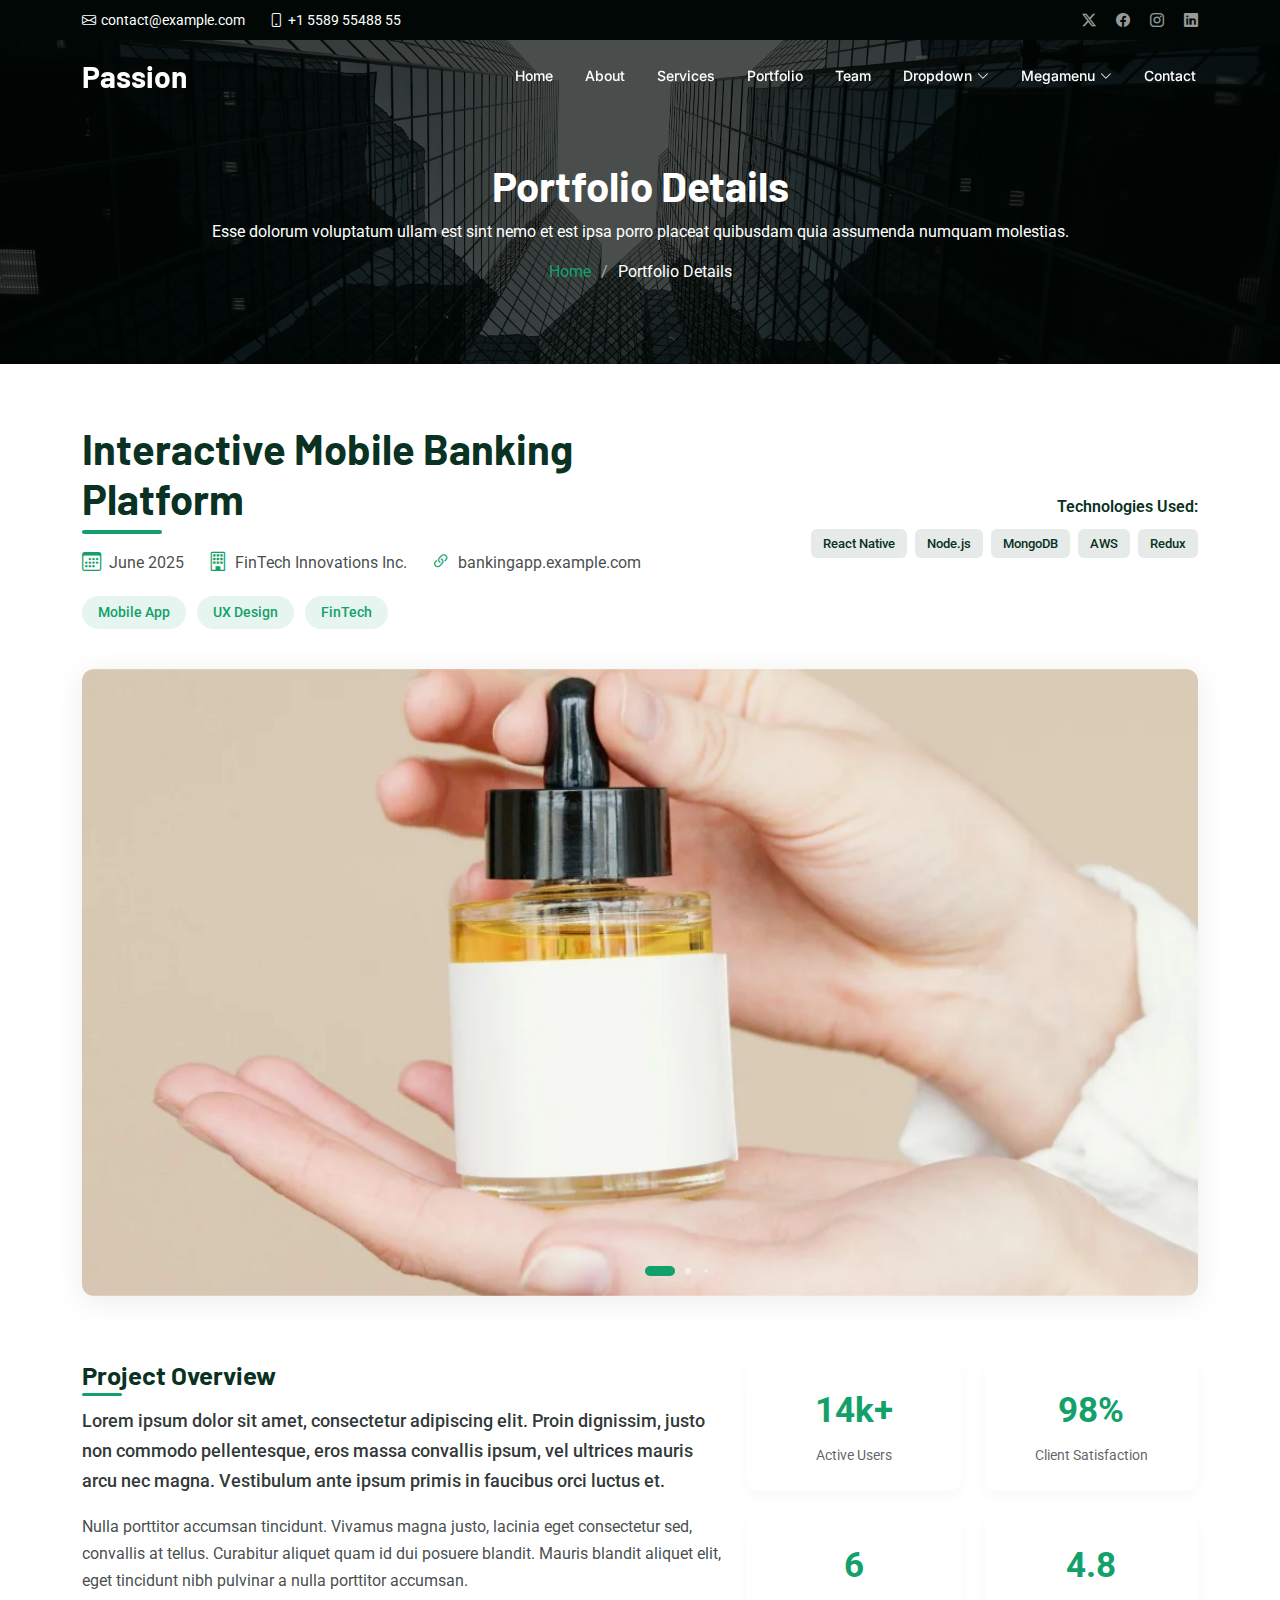
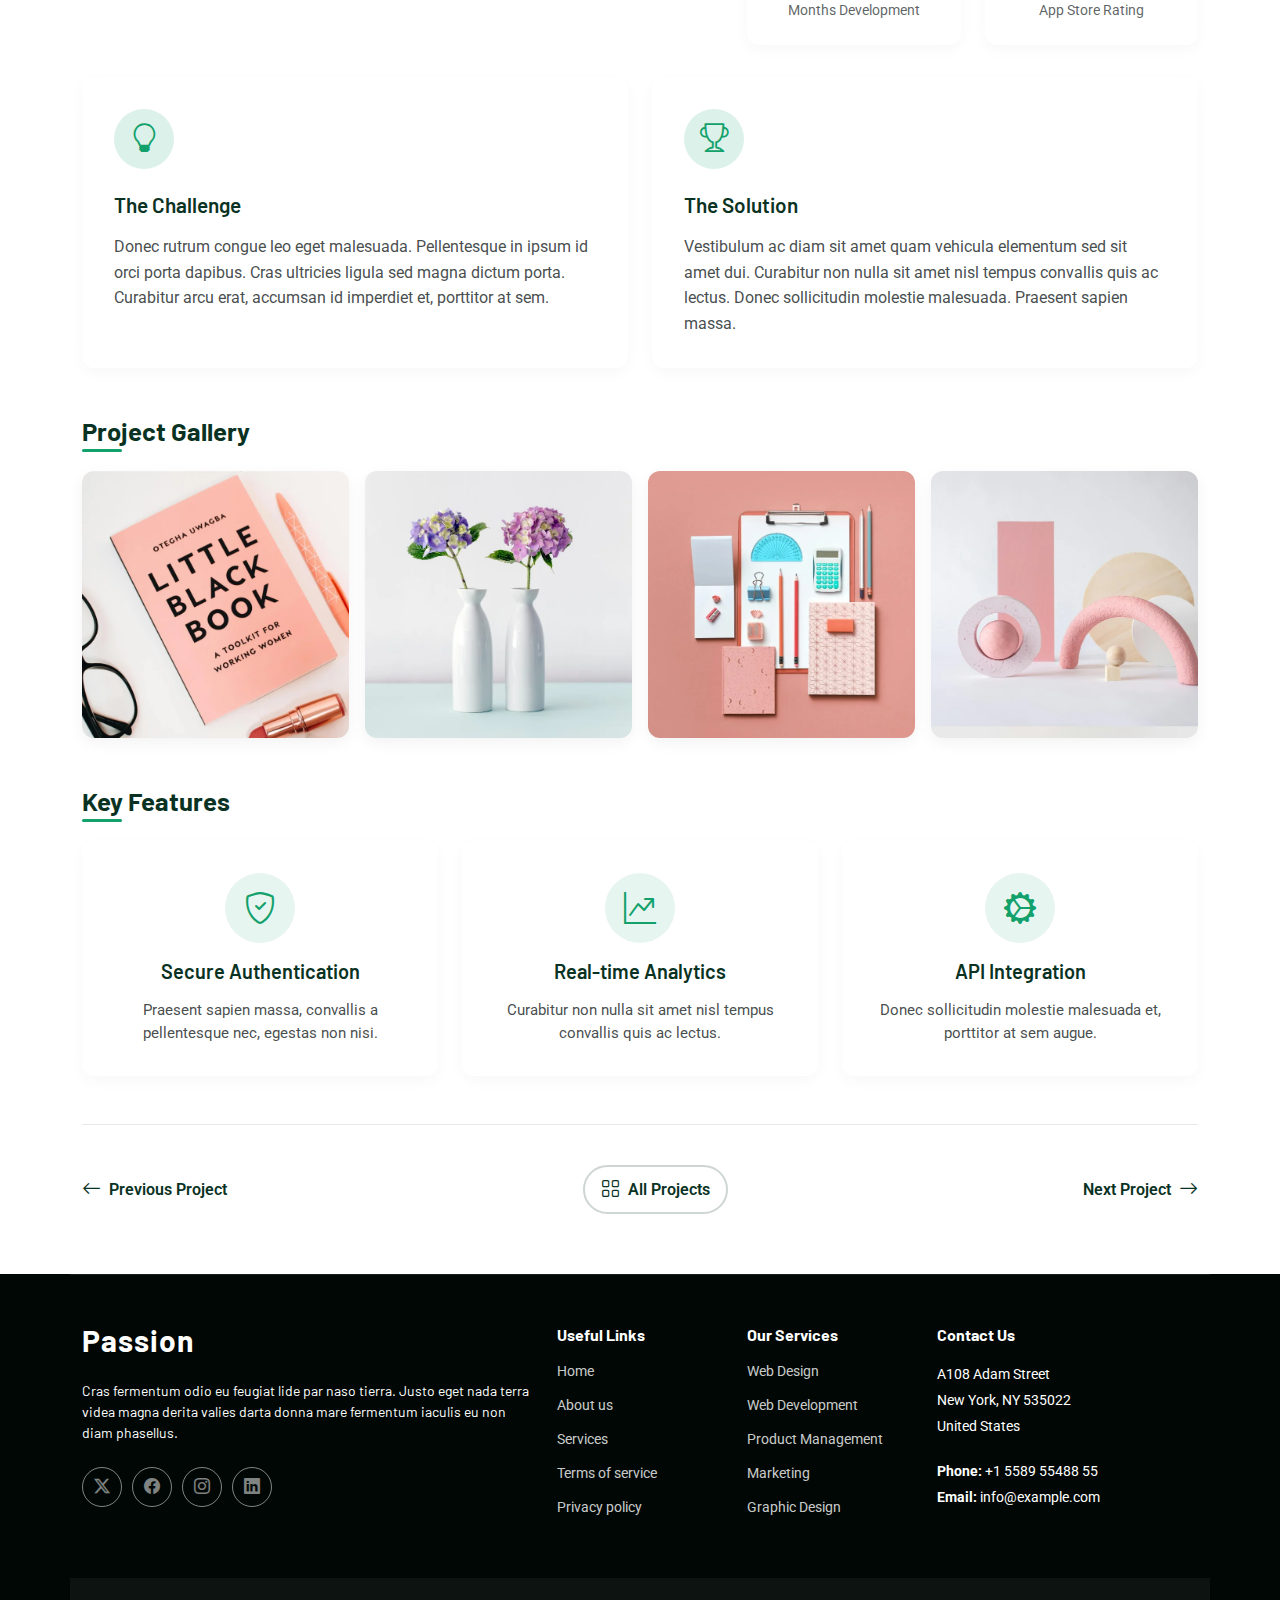
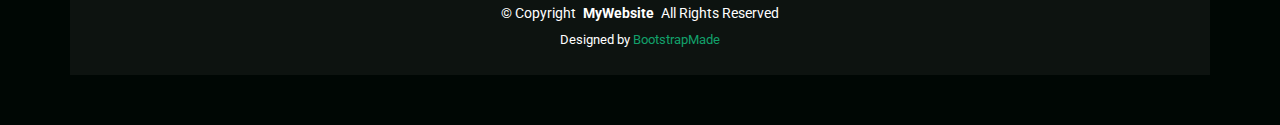
<file: portfolio-details.html>
<!DOCTYPE html>
<html lang="en">

<head>
  <meta charset="utf-8">
  <meta content="width=device-width, initial-scale=1.0" name="viewport">
  <title>Portfolio Details - Passion Bootstrap Template</title>
  <meta name="description" content="">
  <meta name="keywords" content="">

  <!-- Favicons -->
  <link href="assets/img/favicon.png" rel="icon">
  <link href="assets/img/apple-touch-icon.png" rel="apple-touch-icon">

  <!-- Fonts -->
  <link href="https://fonts.googleapis.com" rel="preconnect">
  <link href="https://fonts.gstatic.com" rel="preconnect" crossorigin>
  <link href="https://fonts.googleapis.com/css2?family=Roboto:ital,wght@0,100;0,300;0,400;0,500;0,700;0,900;1,100;1,300;1,400;1,500;1,700;1,900&family=Inter:wght@100;200;300;400;500;600;700;800;900&family=Barlow:ital,wght@0,100;0,200;0,300;0,400;0,500;0,600;0,700;0,800;0,900;1,100;1,200;1,300;1,400;1,500;1,600;1,700;1,800;1,900&display=swap" rel="stylesheet">

  <!-- Vendor CSS Files -->
  <link href="assets/vendor/bootstrap/css/bootstrap.min.css" rel="stylesheet">
  <link href="assets/vendor/bootstrap-icons/bootstrap-icons.css" rel="stylesheet">
  <link href="assets/vendor/glightbox/css/glightbox.min.css" rel="stylesheet">
  <link href="assets/vendor/swiper/swiper-bundle.min.css" rel="stylesheet">

  <!-- Main CSS File -->
  <link href="assets/css/main.css" rel="stylesheet">

  <!-- =======================================================
  * Template Name: Passion
  * Template URL: https://bootstrapmade.com/passion-bootstrap-template/
  * Updated: Jul 21 2025 with Bootstrap v5.3.7
  * Author: BootstrapMade.com
  * License: https://bootstrapmade.com/license/
  ======================================================== -->
</head>

<body class="portfolio-details-page">

  <header id="header" class="header fixed-top">

    <div class="topbar d-flex align-items-center dark-background">
      <div class="container d-flex justify-content-center justify-content-md-between">
        <div class="contact-info d-flex align-items-center">
          <i class="bi bi-envelope d-flex align-items-center"><a href="mailto:contact@example.com">contact@example.com</a></i>
          <i class="bi bi-phone d-flex align-items-center ms-4"><span>+1 5589 55488 55</span></i>
        </div>
        <div class="social-links d-none d-md-flex align-items-center">
          <a href="#" class="twitter"><i class="bi bi-twitter-x"></i></a>
          <a href="#" class="facebook"><i class="bi bi-facebook"></i></a>
          <a href="#" class="instagram"><i class="bi bi-instagram"></i></a>
          <a href="#" class="linkedin"><i class="bi bi-linkedin"></i></a>
        </div>
      </div>
    </div><!-- End Top Bar -->

    <div class="branding d-flex align-items-cente">

      <div class="container position-relative d-flex align-items-center justify-content-between">
        <a href="index.html" class="logo d-flex align-items-center">
          <!-- Uncomment the line below if you also wish to use an image logo -->
          <!-- <img src="assets/img/logo.webp" alt=""> -->
          <h1 class="sitename">Passion</h1>
        </a>

        <nav id="navmenu" class="navmenu">
          <ul>
            <li><a href="#hero">Home</a></li>
            <li><a href="#about">About</a></li>
            <li><a href="#services">Services</a></li>
            <li><a href="#portfolio">Portfolio</a></li>
            <li><a href="#team">Team</a></li>
            <li class="dropdown"><a href="#"><span>Dropdown</span> <i class="bi bi-chevron-down toggle-dropdown"></i></a>
              <ul>
                <li><a href="#">Dropdown 1</a></li>
                <li class="dropdown"><a href="#"><span>Deep Dropdown</span> <i class="bi bi-chevron-down toggle-dropdown"></i></a>
                  <ul>
                    <li><a href="#">Deep Dropdown 1</a></li>
                    <li><a href="#">Deep Dropdown 2</a></li>
                    <li><a href="#">Deep Dropdown 3</a></li>
                    <li><a href="#">Deep Dropdown 4</a></li>
                    <li><a href="#">Deep Dropdown 5</a></li>
                  </ul>
                </li>
                <li><a href="#">Dropdown 2</a></li>
                <li><a href="#">Dropdown 3</a></li>
                <li><a href="#">Dropdown 4</a></li>
              </ul>
            </li>

            <!-- Megamenu 2 -->
            <li class="megamenu-2"><a href="#"><span>Megamenu</span> <i class="bi bi-chevron-down toggle-dropdown"></i></a>

              <!-- Mobile Megamenu -->
              <ul class="mobile-megamenu">

                <li><a href="#">Product Analytics</a></li>
                <li><a href="#">Customer Insights</a></li>
                <li><a href="#">Market Research</a></li>

                <li class="dropdown"><a href="#"><span>Enterprise Software</span> <i class="bi bi-chevron-down toggle-dropdown"></i></a>
                  <ul>
                    <li><a href="#">CRM Solutions</a></li>
                    <li><a href="#">ERP Systems</a></li>
                    <li><a href="#">Workflow Automation</a></li>
                    <li><a href="#">Document Management</a></li>
                    <li><a href="#">Business Intelligence</a></li>
                    <li><a href="#">Integration Platform</a></li>
                  </ul>
                </li>

                <li class="dropdown"><a href="#"><span>Development Tools</span> <i class="bi bi-chevron-down toggle-dropdown"></i></a>
                  <ul>
                    <li><a href="#">Code Editors</a></li>
                    <li><a href="#">Version Control</a></li>
                    <li><a href="#">Testing Frameworks</a></li>
                    <li><a href="#">Deployment Tools</a></li>
                    <li><a href="#">API Management</a></li>
                    <li><a href="#">Performance Monitoring</a></li>
                  </ul>
                </li>

                <li class="dropdown"><a href="#"><span>Creative Suite</span> <i class="bi bi-chevron-down toggle-dropdown"></i></a>
                  <ul>
                    <li><a href="#">Design Software</a></li>
                    <li><a href="#">Video Editing</a></li>
                    <li><a href="#">Audio Production</a></li>
                    <li><a href="#">Animation Tools</a></li>
                    <li><a href="#">Photo Editing</a></li>
                    <li><a href="#">3D Modeling</a></li>
                  </ul>
                </li>

                <li class="dropdown"><a href="#"><span>Resources</span> <i class="bi bi-chevron-down toggle-dropdown"></i></a>
                  <ul>
                    <li><a href="#">Documentation</a></li>
                    <li><a href="#">Tutorials</a></li>
                    <li><a href="#">Community</a></li>
                    <li><a href="#">Blog Posts</a></li>
                  </ul>
                </li>

              </ul><!-- End Mobile Megamenu -->

              <!-- Desktop Megamenu -->
              <div class="desktop-megamenu">

                <div class="tab-navigation">
                  <ul class="nav nav-tabs flex-column" id="2190-megamenu-tabs" role="tablist">
                    <li class="nav-item" role="presentation">
                      <button class="nav-link active" id="2190-tab-1-tab" data-bs-toggle="tab" data-bs-target="#2190-tab-1" type="button" role="tab" aria-controls="2190-tab-1" aria-selected="true">
                        <i class="bi bi-building-gear"></i>
                        <span>Enterprise Software</span>
                      </button>
                    </li>
                    <li class="nav-item" role="presentation">
                      <button class="nav-link" id="2190-tab-2-tab" data-bs-toggle="tab" data-bs-target="#2190-tab-2" type="button" role="tab" aria-controls="2190-tab-2" aria-selected="false">
                        <i class="bi bi-code-slash"></i>
                        <span>Development Tools</span>
                      </button>
                    </li>
                    <li class="nav-item" role="presentation">
                      <button class="nav-link" id="2190-tab-3-tab" data-bs-toggle="tab" data-bs-target="#2190-tab-3" type="button" role="tab" aria-controls="2190-tab-3" aria-selected="false">
                        <i class="bi bi-palette"></i>
                        <span>Creative Suite</span>
                      </button>
                    </li>
                    <li class="nav-item" role="presentation">
                      <button class="nav-link" id="2190-tab-4-tab" data-bs-toggle="tab" data-bs-target="#2190-tab-4" type="button" role="tab" aria-controls="2190-tab-4" aria-selected="false">
                        <i class="bi bi-journal-text"></i>
                        <span>Resources</span>
                      </button>
                    </li>
                  </ul>
                </div>

                <div class="tab-content">

                  <!-- Enterprise Software Tab -->
                  <div class="tab-pane fade show active" id="2190-tab-1" role="tabpanel" aria-labelledby="2190-tab-1-tab">
                    <div class="content-grid">
                      <div class="product-section">
                        <h4>Core Solutions</h4>
                        <div class="product-list">
                          <a href="#" class="product-link">
                            <i class="bi bi-people"></i>
                            <div>
                              <span>CRM Solutions</span>
                              <small>Manage customer relationships effectively</small>
                            </div>
                          </a>
                          <a href="#" class="product-link">
                            <i class="bi bi-diagram-3"></i>
                            <div>
                              <span>ERP Systems</span>
                              <small>Integrate all business processes</small>
                            </div>
                          </a>
                          <a href="#" class="product-link">
                            <i class="bi bi-gear-wide"></i>
                            <div>
                              <span>Workflow Automation</span>
                              <small>Streamline repetitive tasks</small>
                            </div>
                          </a>
                        </div>
                      </div>

                      <div class="product-section">
                        <h4>Data &amp; Analytics</h4>
                        <div class="product-list">
                          <a href="#" class="product-link">
                            <i class="bi bi-file-earmark-text"></i>
                            <div>
                              <span>Document Management</span>
                              <small>Organize and secure documents</small>
                            </div>
                          </a>
                          <a href="#" class="product-link">
                            <i class="bi bi-bar-chart"></i>
                            <div>
                              <span>Business Intelligence</span>
                              <small>Make data-driven decisions</small>
                            </div>
                          </a>
                          <a href="#" class="product-link">
                            <i class="bi bi-share"></i>
                            <div>
                              <span>Integration Platform</span>
                              <small>Connect all your systems</small>
                            </div>
                          </a>
                        </div>
                      </div>
                    </div>

                    <div class="featured-banner">
                      <div class="banner-content">
                        <img src="assets/img/misc/misc-7.webp" alt="Enterprise Solutions" class="banner-image">
                        <div class="banner-info">
                          <h5>Enterprise Package</h5>
                          <p>Comprehensive business management solution with advanced features and 24/7 support.</p>
                          <a href="#" class="cta-btn">Get Started <i class="bi bi-arrow-right"></i></a>
                        </div>
                      </div>
                    </div>
                  </div>

                  <!-- Development Tools Tab -->
                  <div class="tab-pane fade" id="2190-tab-2" role="tabpanel" aria-labelledby="2190-tab-2-tab">
                    <div class="content-grid">
                      <div class="product-section">
                        <h4>Code &amp; Build</h4>
                        <div class="product-list">
                          <a href="#" class="product-link">
                            <i class="bi bi-code-square"></i>
                            <div>
                              <span>Code Editors</span>
                              <small>Advanced development environment</small>
                            </div>
                          </a>
                          <a href="#" class="product-link">
                            <i class="bi bi-git"></i>
                            <div>
                              <span>Version Control</span>
                              <small>Track changes and collaborate</small>
                            </div>
                          </a>
                          <a href="#" class="product-link">
                            <i class="bi bi-check2-square"></i>
                            <div>
                              <span>Testing Frameworks</span>
                              <small>Ensure code quality</small>
                            </div>
                          </a>
                        </div>
                      </div>

                      <div class="product-section">
                        <h4>Deploy &amp; Monitor</h4>
                        <div class="product-list">
                          <a href="#" class="product-link">
                            <i class="bi bi-cloud-upload"></i>
                            <div>
                              <span>Deployment Tools</span>
                              <small>Seamless application deployment</small>
                            </div>
                          </a>
                          <a href="#" class="product-link">
                            <i class="bi bi-api"></i>
                            <div>
                              <span>API Management</span>
                              <small>Design and manage APIs</small>
                            </div>
                          </a>
                          <a href="#" class="product-link">
                            <i class="bi bi-speedometer2"></i>
                            <div>
                              <span>Performance Monitoring</span>
                              <small>Track application performance</small>
                            </div>
                          </a>
                        </div>
                      </div>
                    </div>

                    <div class="featured-banner">
                      <div class="banner-content">
                        <img src="assets/img/misc/misc-12.webp" alt="Development Tools" class="banner-image">
                        <div class="banner-info">
                          <h5>Developer Suite</h5>
                          <p>Complete toolkit for modern development teams with integrated CI/CD pipelines.</p>
                          <a href="#" class="cta-btn">Explore Tools <i class="bi bi-arrow-right"></i></a>
                        </div>
                      </div>
                    </div>
                  </div>

                  <!-- Creative Suite Tab -->
                  <div class="tab-pane fade" id="2190-tab-3" role="tabpanel" aria-labelledby="2190-tab-3-tab">
                    <div class="content-grid">
                      <div class="product-section">
                        <h4>Design &amp; Visual</h4>
                        <div class="product-list">
                          <a href="#" class="product-link">
                            <i class="bi bi-brush"></i>
                            <div>
                              <span>Design Software</span>
                              <small>Professional graphic design tools</small>
                            </div>
                          </a>
                          <a href="#" class="product-link">
                            <i class="bi bi-camera-video"></i>
                            <div>
                              <span>Video Editing</span>
                              <small>Professional video production</small>
                            </div>
                          </a>
                          <a href="#" class="product-link">
                            <i class="bi bi-image"></i>
                            <div>
                              <span>Photo Editing</span>
                              <small>Advanced image manipulation</small>
                            </div>
                          </a>
                        </div>
                      </div>

                      <div class="product-section">
                        <h4>Media Production</h4>
                        <div class="product-list">
                          <a href="#" class="product-link">
                            <i class="bi bi-music-note"></i>
                            <div>
                              <span>Audio Production</span>
                              <small>Professional audio editing</small>
                            </div>
                          </a>
                          <a href="#" class="product-link">
                            <i class="bi bi-play-circle"></i>
                            <div>
                              <span>Animation Tools</span>
                              <small>Create stunning animations</small>
                            </div>
                          </a>
                          <a href="#" class="product-link">
                            <i class="bi bi-box"></i>
                            <div>
                              <span>3D Modeling</span>
                              <small>Advanced 3D design software</small>
                            </div>
                          </a>
                        </div>
                      </div>
                    </div>

                    <div class="featured-banner">
                      <div class="banner-content">
                        <img src="assets/img/misc/misc-5.webp" alt="Creative Suite" class="banner-image">
                        <div class="banner-info">
                          <h5>Creative Pro</h5>
                          <p>Everything you need for creative projects, from concept to final production.</p>
                          <a href="#" class="cta-btn">Start Creating <i class="bi bi-arrow-right"></i></a>
                        </div>
                      </div>
                    </div>
                  </div>

                  <!-- Resources Tab -->
                  <div class="tab-pane fade" id="2190-tab-4" role="tabpanel" aria-labelledby="2190-tab-4-tab">
                    <div class="resources-layout">
                      <div class="resource-categories">
                        <div class="resource-category">
                          <i class="bi bi-book"></i>
                          <h5>Documentation</h5>
                          <p>Comprehensive guides and API references for all our products and services.</p>
                          <a href="#" class="resource-link">Browse Docs <i class="bi bi-arrow-right"></i></a>
                        </div>
                        <div class="resource-category">
                          <i class="bi bi-play-circle"></i>
                          <h5>Video Tutorials</h5>
                          <p>Step-by-step video guides to help you get the most out of our solutions.</p>
                          <a href="#" class="resource-link">Watch Tutorials <i class="bi bi-arrow-right"></i></a>
                        </div>
                        <div class="resource-category">
                          <i class="bi bi-chat-square-dots"></i>
                          <h5>Community Forum</h5>
                          <p>Connect with other users, share tips, and get answers to your questions.</p>
                          <a href="#" class="resource-link">Join Community <i class="bi bi-arrow-right"></i></a>
                        </div>
                        <div class="resource-category">
                          <i class="bi bi-newspaper"></i>
                          <h5>Blog &amp; Articles</h5>
                          <p>Latest insights, best practices, and industry trends from our experts.</p>
                          <a href="#" class="resource-link">Read Blog <i class="bi bi-arrow-right"></i></a>
                        </div>
                      </div>
                    </div>
                  </div>

                </div>

              </div><!-- End Desktop Megamenu -->

            </li><!-- End Megamenu 2 -->

            <li><a href="#contact">Contact</a></li>

          </ul>
          <i class="mobile-nav-toggle d-xl-none bi bi-list"></i>
        </nav>

      </div>

    </div>

  </header>

  <main class="main">

    <!-- Page Title -->
    <div class="page-title dark-background" style="background-image: url(assets/img/bg/bg-14.webp);">
      <div class="container position-relative">
        <h1>Portfolio Details</h1>
        <p>Esse dolorum voluptatum ullam est sint nemo et est ipsa porro placeat quibusdam quia assumenda numquam molestias.</p>
        <nav class="breadcrumbs">
          <ol>
            <li><a href="index.html">Home</a></li>
            <li class="current">Portfolio Details</li>
          </ol>
        </nav>
      </div>
    </div><!-- End Page Title -->

    <!-- Portfolio Details Section -->
    <section id="portfolio-details" class="portfolio-details section">

      <div class="container">

        <div class="project-header">
          <div class="row">
            <div class="col-lg-7">
              <h1 class="project-title">Interactive Mobile Banking Platform</h1>
              <div class="project-meta">
                <div class="meta-item">
                  <i class="bi bi-calendar3"></i>
                  <span>June 2025</span>
                </div>
                <div class="meta-item">
                  <i class="bi bi-building"></i>
                  <span>FinTech Innovations Inc.</span>
                </div>
                <div class="meta-item">
                  <i class="bi bi-link-45deg"></i>
                  <a href="#" target="_blank">bankingapp.example.com</a>
                </div>
              </div>
              <div class="project-tags">
                <span class="tag">Mobile App</span>
                <span class="tag">UX Design</span>
                <span class="tag">FinTech</span>
              </div>
            </div>
            <div class="col-lg-5 d-flex align-items-center justify-content-end">
              <div class="technologies">
                <div class="tech-title">Technologies Used:</div>
                <div class="tech-badges">
                  <span>React Native</span>
                  <span>Node.js</span>
                  <span>MongoDB</span>
                  <span>AWS</span>
                  <span>Redux</span>
                </div>
              </div>
            </div>
          </div>
        </div>

        <div class="media-showcase">
          <div class="portfolio-details-slider swiper init-swiper swiper-fade swiper-initialized swiper-horizontal swiper-watch-progress swiper-backface-hidden">
            <script type="application/json" class="swiper-config">
              {
                "loop": true,
                "speed": 800,
                "autoplay": {
                  "delay": 5000
                },
                "effect": "fade",
                "fadeEffect": {
                  "crossFade": true
                },
                "slidesPerView": 1,
                "pagination": {
                  "el": ".swiper-pagination",
                  "clickable": true,
                  "dynamicBullets": true
                }
              }
            </script>
            <div class="swiper-wrapper" id="swiper-wrapper-595f71b1bf967dd9" aria-live="off" style="transition-duration: 0ms; transition-delay: 0ms;">
              <div class="swiper-slide swiper-slide-prev" style="width: 1296px; opacity: 0; transform: translate3d(0px, 0px, 0px); transition-duration: 0ms;" role="group" aria-label="1 / 3" data-swiper-slide-index="0">
                <img src="assets/img/portfolio/portfolio-1.webp" alt="Portfolio Image" class="img-fluid">
              </div>
              <div class="swiper-slide swiper-slide-visible swiper-slide-fully-visible swiper-slide-active" style="width: 1296px; opacity: 1; transform: translate3d(-1296px, 0px, 0px); transition-duration: 0ms;" role="group" aria-label="2 / 3" data-swiper-slide-index="1">
                <img src="assets/img/portfolio/portfolio-2.webp" alt="Portfolio Image" class="img-fluid">
              </div>
              <div class="swiper-slide swiper-slide-next" style="width: 1296px; opacity: 0; transform: translate3d(-2592px, 0px, 0px); transition-duration: 0ms;" role="group" aria-label="3 / 3" data-swiper-slide-index="2">
                <img src="assets/img/portfolio/portfolio-3.webp" alt="Portfolio Image" class="img-fluid">
              </div>
            </div>
            <div class="swiper-pagination swiper-pagination-clickable swiper-pagination-bullets swiper-pagination-horizontal swiper-pagination-bullets-dynamic" style="width: 190px;"><span class="swiper-pagination-bullet swiper-pagination-bullet-active-prev" style="left: 0px;" tabindex="0" role="button" aria-label="Go to slide 1"></span><span class="swiper-pagination-bullet swiper-pagination-bullet-active swiper-pagination-bullet-active-main" style="left: 0px;" tabindex="0" role="button" aria-label="Go to slide 2" aria-current="true"></span><span class="swiper-pagination-bullet swiper-pagination-bullet-active-next" style="left: 0px;" tabindex="0" role="button" aria-label="Go to slide 3"></span></div>
            <span class="swiper-notification" aria-live="assertive" aria-atomic="true"></span><span class="swiper-notification" aria-live="assertive" aria-atomic="true"></span><span class="swiper-notification" aria-live="assertive" aria-atomic="true"></span><span class="swiper-notification" aria-live="assertive" aria-atomic="true"></span><span class="swiper-notification" aria-live="assertive" aria-atomic="true"></span><span class="swiper-notification" aria-live="assertive" aria-atomic="true"></span><span class="swiper-notification" aria-live="assertive" aria-atomic="true"></span><span class="swiper-notification" aria-live="assertive" aria-atomic="true"></span><span class="swiper-notification" aria-live="assertive" aria-atomic="true"></span><span class="swiper-notification" aria-live="assertive" aria-atomic="true"></span><span class="swiper-notification" aria-live="assertive" aria-atomic="true"></span><span class="swiper-notification" aria-live="assertive" aria-atomic="true"></span><span class="swiper-notification" aria-live="assertive" aria-atomic="true"></span><span class="swiper-notification" aria-live="assertive" aria-atomic="true"></span><span class="swiper-notification" aria-live="assertive" aria-atomic="true"></span><span class="swiper-notification" aria-live="assertive" aria-atomic="true"></span><span class="swiper-notification" aria-live="assertive" aria-atomic="true"></span><span class="swiper-notification" aria-live="assertive" aria-atomic="true"></span><span class="swiper-notification" aria-live="assertive" aria-atomic="true"></span><span class="swiper-notification" aria-live="assertive" aria-atomic="true"></span><span class="swiper-notification" aria-live="assertive" aria-atomic="true"></span><span class="swiper-notification" aria-live="assertive" aria-atomic="true"></span><span class="swiper-notification" aria-live="assertive" aria-atomic="true"></span><span class="swiper-notification" aria-live="assertive" aria-atomic="true"></span><span class="swiper-notification" aria-live="assertive" aria-atomic="true"></span><span class="swiper-notification" aria-live="assertive" aria-atomic="true"></span><span class="swiper-notification" aria-live="assertive" aria-atomic="true"></span><span class="swiper-notification" aria-live="assertive" aria-atomic="true"></span><span class="swiper-notification" aria-live="assertive" aria-atomic="true"></span><span class="swiper-notification" aria-live="assertive" aria-atomic="true"></span><span class="swiper-notification" aria-live="assertive" aria-atomic="true"></span><span class="swiper-notification" aria-live="assertive" aria-atomic="true"></span><span class="swiper-notification" aria-live="assertive" aria-atomic="true"></span>
          </div>
        </div>

        <div class="project-content">
          <div class="row gy-4">
            <div class="col-lg-7">
              <div class="description-box">
                <h3>Project Overview</h3>
                <p class="lead">Lorem ipsum dolor sit amet, consectetur adipiscing elit. Proin dignissim, justo non commodo pellentesque, eros massa convallis ipsum, vel ultrices mauris arcu nec magna. Vestibulum ante ipsum primis in faucibus orci luctus et.</p>
                <p>Nulla porttitor accumsan tincidunt. Vivamus magna justo, lacinia eget consectetur sed, convallis at tellus. Curabitur aliquet quam id dui posuere blandit. Mauris blandit aliquet elit, eget tincidunt nibh pulvinar a nulla porttitor accumsan.</p>
              </div>
            </div>

            <div class="col-lg-5">
              <div class="project-stats">
                <div class="stat-item">
                  <div class="stat-number">14k+</div>
                  <div class="stat-label">Active Users</div>
                </div>
                <div class="stat-item">
                  <div class="stat-number">98%</div>
                  <div class="stat-label">Client Satisfaction</div>
                </div>
                <div class="stat-item">
                  <div class="stat-number">6</div>
                  <div class="stat-label">Months Development</div>
                </div>
                <div class="stat-item">
                  <div class="stat-number">4.8</div>
                  <div class="stat-label">App Store Rating</div>
                </div>
              </div>
            </div>
          </div>

          <div class="row gy-4">
            <div class="col-md-6">
              <div class="info-card">
                <div class="card-icon">
                  <i class="bi bi-lightbulb"></i>
                </div>
                <h4>The Challenge</h4>
                <p>Donec rutrum congue leo eget malesuada. Pellentesque in ipsum id orci porta dapibus. Cras ultricies ligula sed magna dictum porta. Curabitur arcu erat, accumsan id imperdiet et, porttitor at sem.</p>
              </div>
            </div>

            <div class="col-md-6">
              <div class="info-card">
                <div class="card-icon">
                  <i class="bi bi-trophy"></i>
                </div>
                <h4>The Solution</h4>
                <p>Vestibulum ac diam sit amet quam vehicula elementum sed sit amet dui. Curabitur non nulla sit amet nisl tempus convallis quis ac lectus. Donec sollicitudin molestie malesuada. Praesent sapien massa.</p>
              </div>
            </div>
          </div>

          <div class="project-gallery">
            <h3>Project Gallery</h3>
            <div class="row g-3">
              <div class="col-6 col-md-3">
                <div class="gallery-item">
                  <img src="assets/img/portfolio/portfolio-9.webp" alt="Project Image" class="img-fluid glightbox">
                </div>
              </div>
              <div class="col-6 col-md-3">
                <div class="gallery-item">
                  <img src="assets/img/portfolio/portfolio-10.webp" alt="Project Image" class="img-fluid glightbox">
                </div>
              </div>
              <div class="col-6 col-md-3">
                <div class="gallery-item">
                  <img src="assets/img/portfolio/portfolio-4.webp" alt="Project Image" class="img-fluid glightbox">
                </div>
              </div>
              <div class="col-6 col-md-3">
                <div class="gallery-item">
                  <img src="assets/img/portfolio/portfolio-6.webp" alt="Project Image" class="img-fluid glightbox">
                </div>
              </div>
            </div>
          </div>

          <div class="key-features">
            <h3>Key Features</h3>
            <div class="row g-4">
              <div class="col-md-4">
                <div class="feature-item">
                  <i class="bi bi-shield-check"></i>
                  <h5>Secure Authentication</h5>
                  <p>Praesent sapien massa, convallis a pellentesque nec, egestas non nisi.</p>
                </div>
              </div>
              <div class="col-md-4">
                <div class="feature-item">
                  <i class="bi bi-graph-up-arrow"></i>
                  <h5>Real-time Analytics</h5>
                  <p>Curabitur non nulla sit amet nisl tempus convallis quis ac lectus.</p>
                </div>
              </div>
              <div class="col-md-4">
                <div class="feature-item">
                  <i class="bi bi-gear-wide-connected"></i>
                  <h5>API Integration</h5>
                  <p>Donec sollicitudin molestie malesuada et, porttitor at sem augue.</p>
                </div>
              </div>
            </div>
          </div>

          <div class="project-navigation">
            <a href="#" class="prev-project">
              <i class="bi bi-arrow-left"></i>
              <span>Previous Project</span>
            </a>
            <a href="#" class="all-projects">
              <i class="bi bi-grid"></i>
              <span>All Projects</span>
            </a>
            <a href="#" class="next-project">
              <span>Next Project</span>
              <i class="bi bi-arrow-right"></i>
            </a>
          </div>
        </div>

      </div>

    </section><!-- /Portfolio Details Section -->

  </main>

  <footer id="footer" class="footer position-relative dark-background">

    <div class="container footer-top">
      <div class="row gy-4">
        <div class="col-lg-5 col-md-12 footer-about">
          <a href="index.html" class="logo d-flex align-items-center">
            <span class="sitename">Passion</span>
          </a>
          <p>Cras fermentum odio eu feugiat lide par naso tierra. Justo eget nada terra videa magna derita valies darta donna mare fermentum iaculis eu non diam phasellus.</p>
          <div class="social-links d-flex mt-4">
            <a href=""><i class="bi bi-twitter-x"></i></a>
            <a href=""><i class="bi bi-facebook"></i></a>
            <a href=""><i class="bi bi-instagram"></i></a>
            <a href=""><i class="bi bi-linkedin"></i></a>
          </div>
        </div>

        <div class="col-lg-2 col-6 footer-links">
          <h4>Useful Links</h4>
          <ul>
            <li><a href="#">Home</a></li>
            <li><a href="#">About us</a></li>
            <li><a href="#">Services</a></li>
            <li><a href="#">Terms of service</a></li>
            <li><a href="#">Privacy policy</a></li>
          </ul>
        </div>

        <div class="col-lg-2 col-6 footer-links">
          <h4>Our Services</h4>
          <ul>
            <li><a href="#">Web Design</a></li>
            <li><a href="#">Web Development</a></li>
            <li><a href="#">Product Management</a></li>
            <li><a href="#">Marketing</a></li>
            <li><a href="#">Graphic Design</a></li>
          </ul>
        </div>

        <div class="col-lg-3 col-md-12 footer-contact text-center text-md-start">
          <h4>Contact Us</h4>
          <p>A108 Adam Street</p>
          <p>New York, NY 535022</p>
          <p>United States</p>
          <p class="mt-4"><strong>Phone:</strong> <span>+1 5589 55488 55</span></p>
          <p><strong>Email:</strong> <span>info@example.com</span></p>
        </div>

      </div>
    </div>

    <div class="container copyright text-center mt-4">
      <p>© <span>Copyright</span> <strong class="px-1 sitename">MyWebsite</strong> <span>All Rights Reserved</span></p>
      <div class="credits">
        <!-- All the links in the footer should remain intact. -->
        <!-- You can delete the links only if you've purchased the pro version. -->
        <!-- Licensing information: https://bootstrapmade.com/license/ -->
        <!-- Purchase the pro version with working PHP/AJAX contact form: [buy-url] -->
        Designed by <a href="https://bootstrapmade.com/">BootstrapMade</a>
      </div>
    </div>

  </footer>

  <!-- Scroll Top -->
  <a href="#" id="scroll-top" class="scroll-top d-flex align-items-center justify-content-center"><i class="bi bi-arrow-up-short"></i></a>

  <!-- Preloader -->
  <div id="preloader">
    <div></div>
    <div></div>
    <div></div>
    <div></div>
  </div>

  <!-- Vendor JS Files -->
  <script src="assets/vendor/bootstrap/js/bootstrap.bundle.min.js"></script>
  <script src="assets/vendor/php-email-form/validate.js"></script>
  <script src="assets/vendor/glightbox/js/glightbox.min.js"></script>
  <script src="assets/vendor/purecounter/purecounter_vanilla.js"></script>
  <script src="assets/vendor/swiper/swiper-bundle.min.js"></script>
  <script src="assets/vendor/imagesloaded/imagesloaded.pkgd.min.js"></script>
  <script src="assets/vendor/isotope-layout/isotope.pkgd.min.js"></script>

  <!-- Main JS File -->
  <script src="assets/js/main.js"></script>

</body>

</html>
</file>
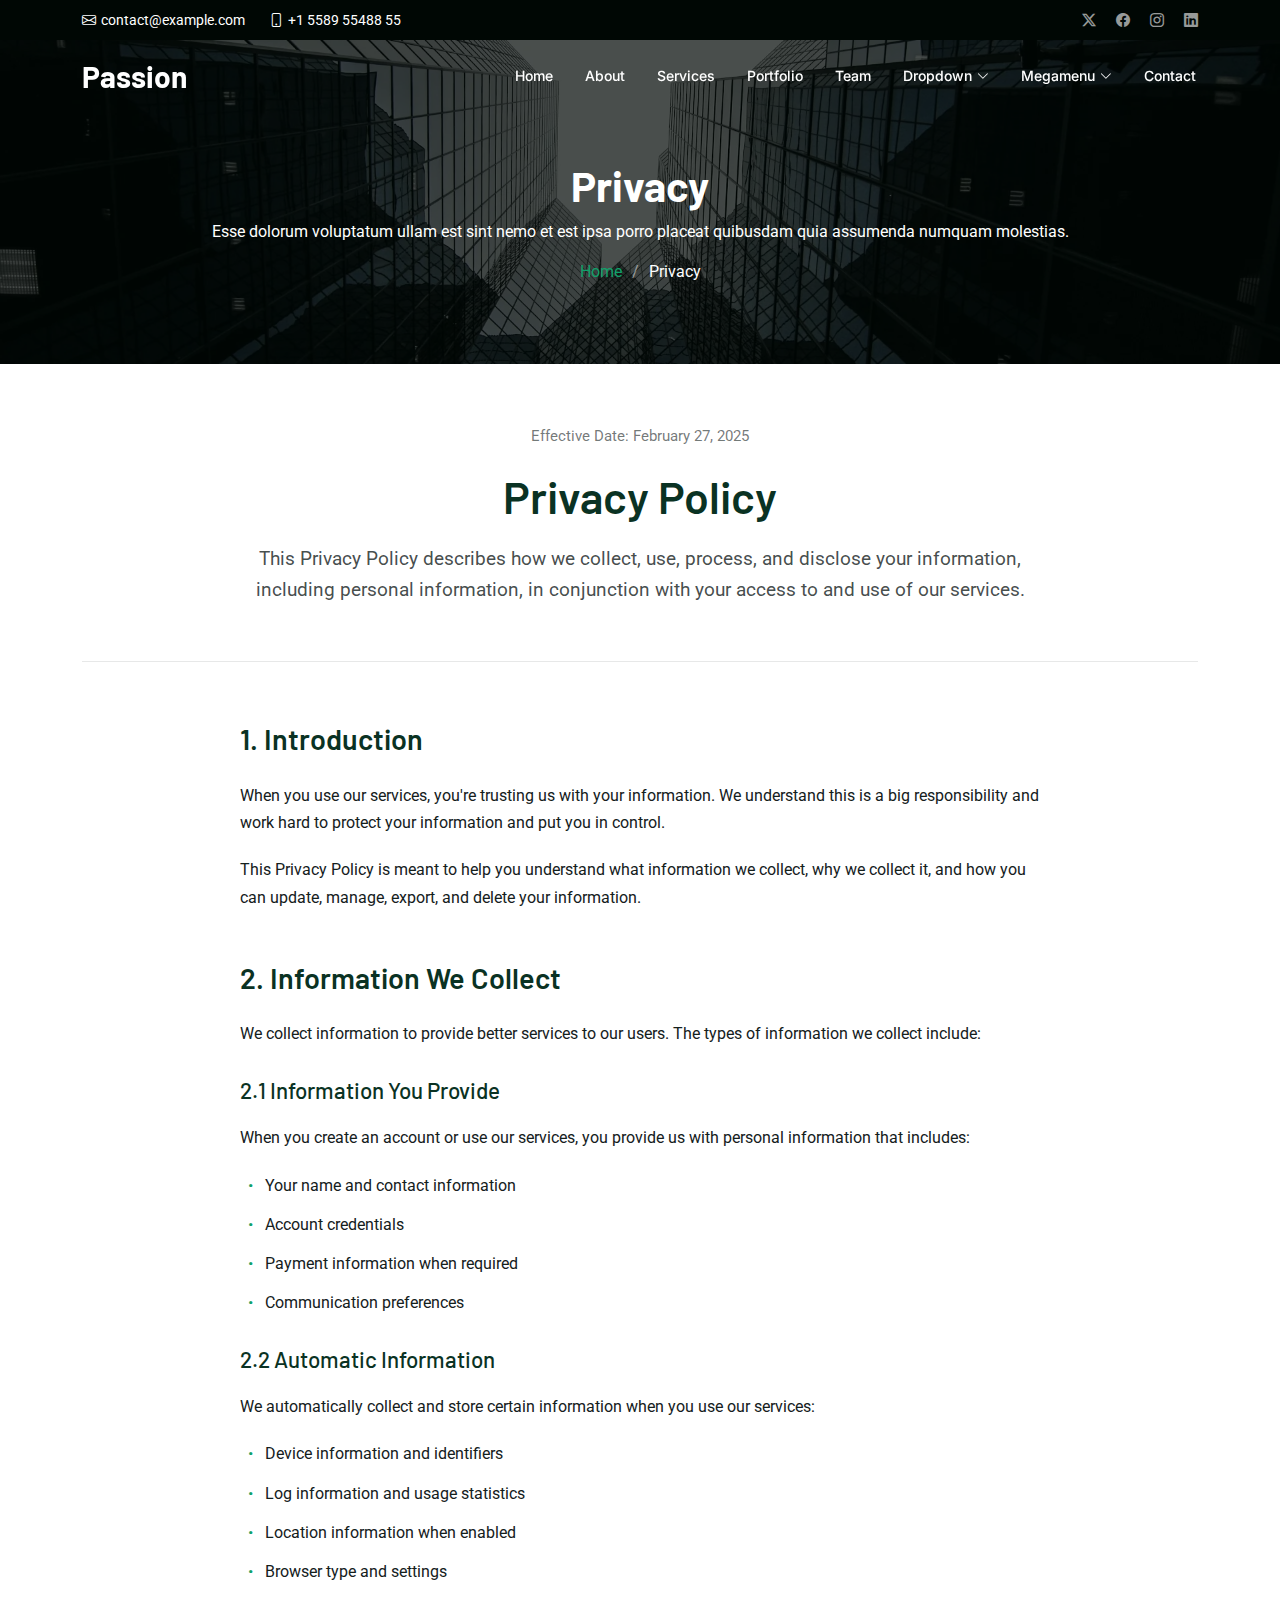
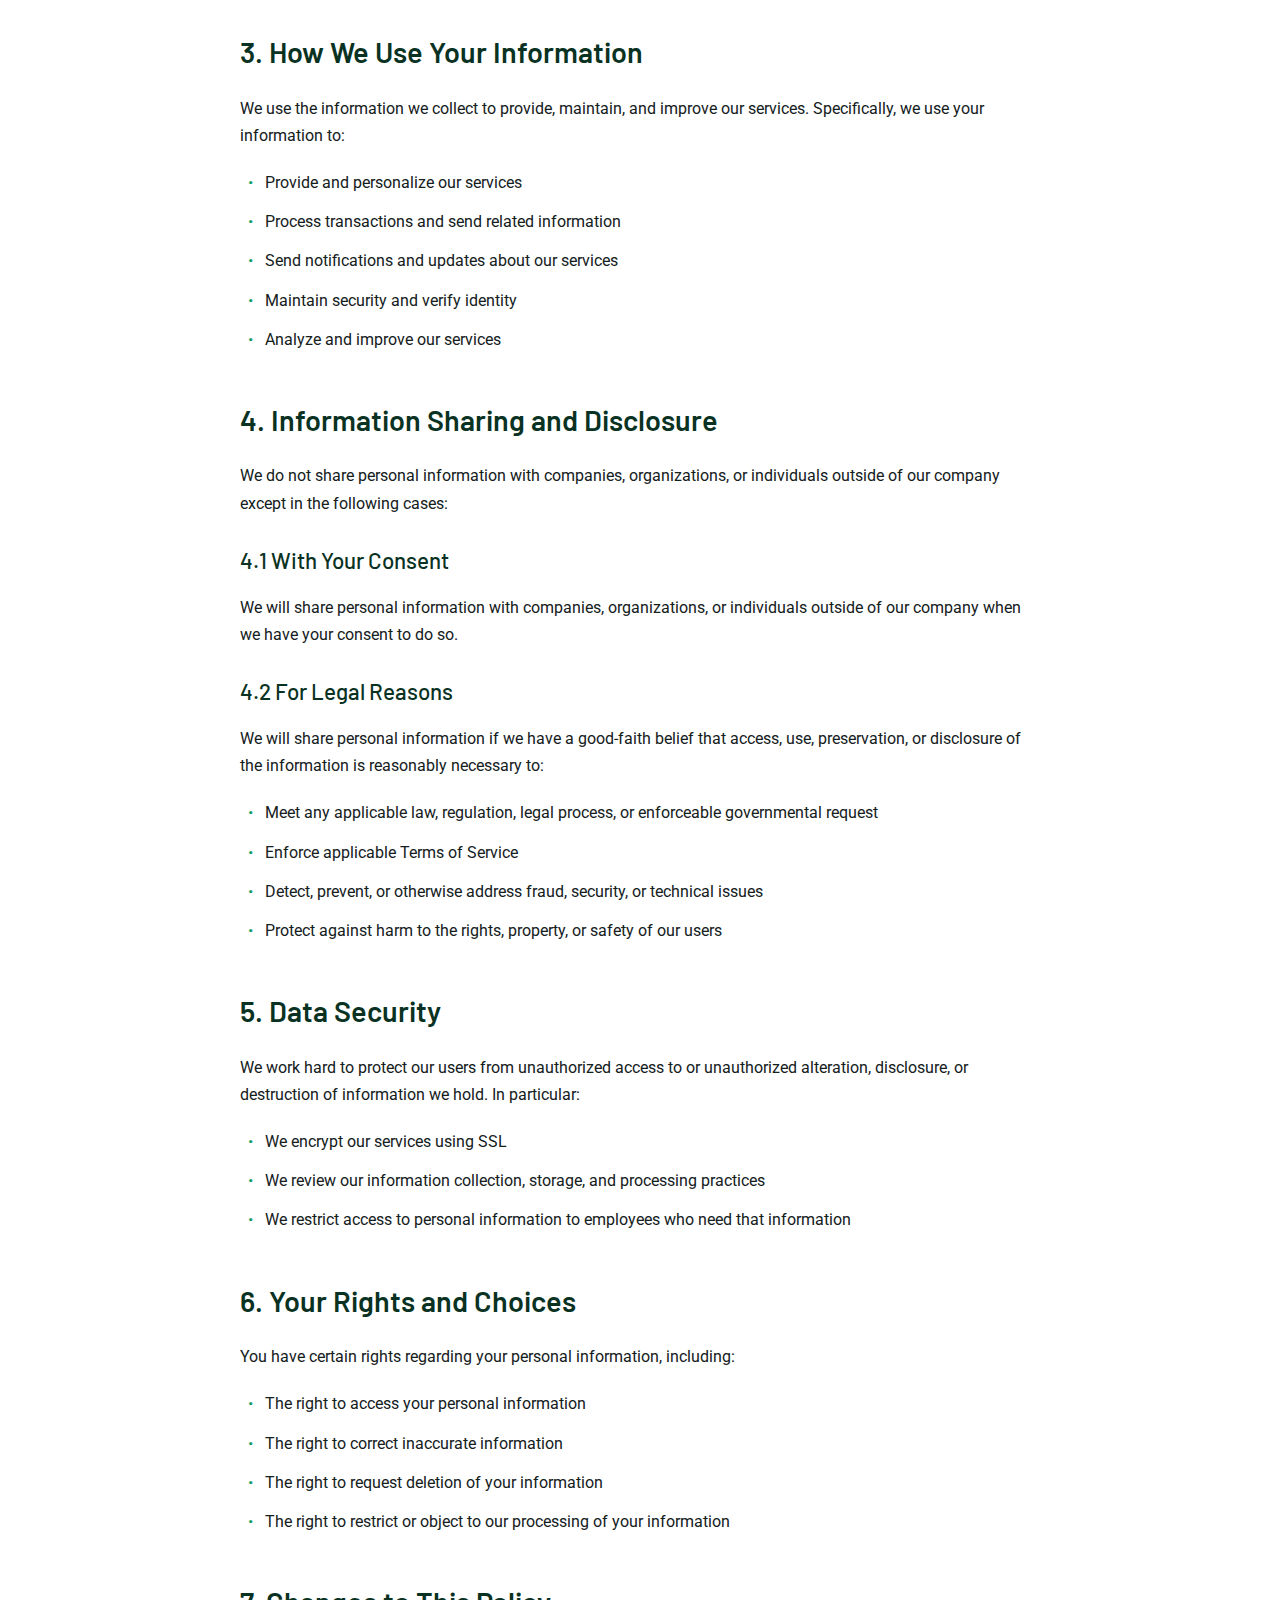
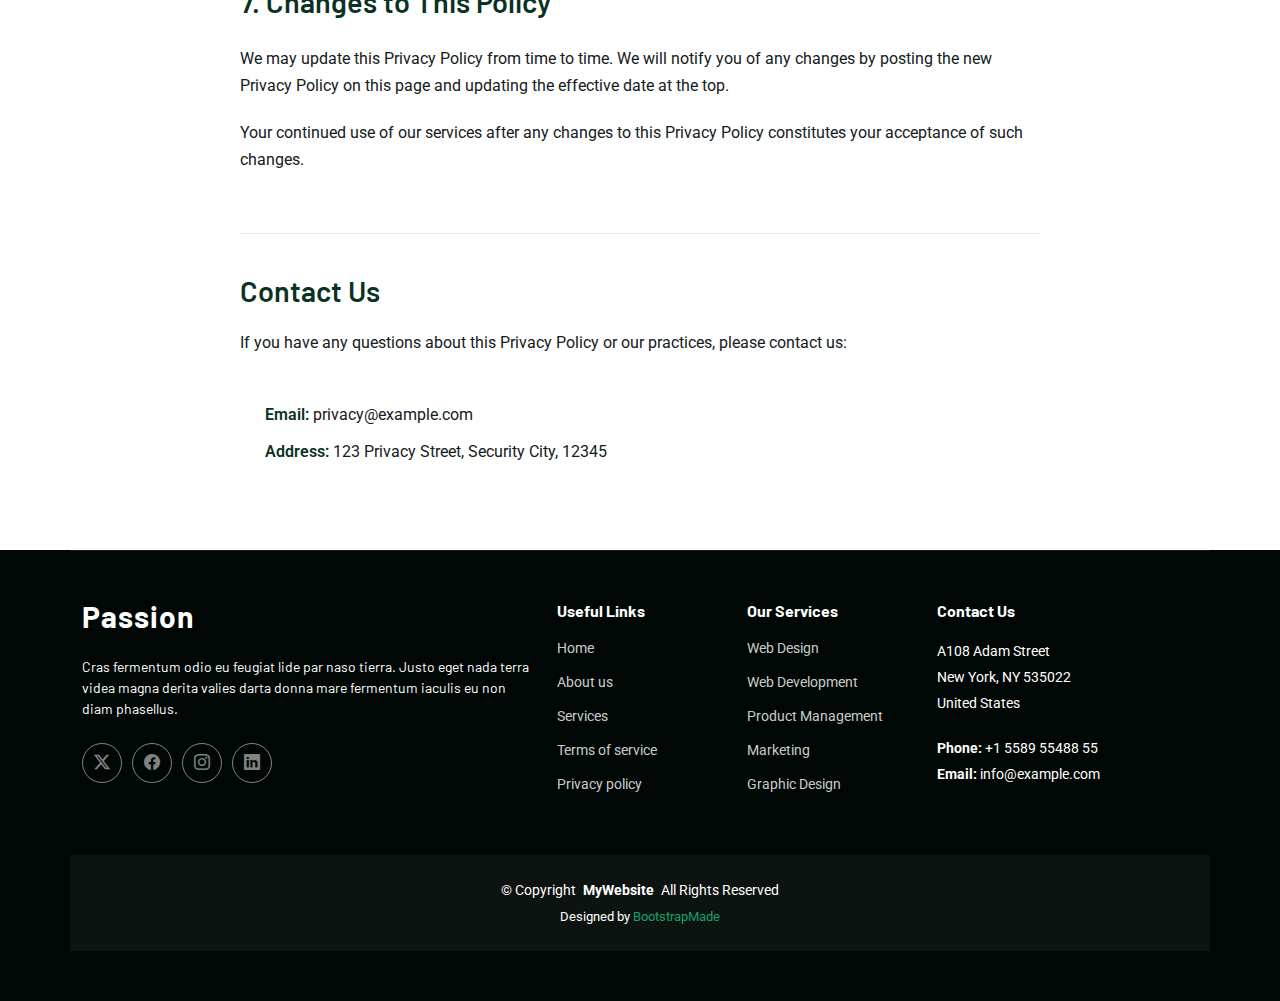
<file: privacy.html>
<!DOCTYPE html>
<html lang="en">

<head>
  <meta charset="utf-8">
  <meta content="width=device-width, initial-scale=1.0" name="viewport">
  <title>Privacy - Passion Bootstrap Template</title>
  <meta name="description" content="">
  <meta name="keywords" content="">

  <!-- Favicons -->
  <link href="assets/img/favicon.png" rel="icon">
  <link href="assets/img/apple-touch-icon.png" rel="apple-touch-icon">

  <!-- Fonts -->
  <link href="https://fonts.googleapis.com" rel="preconnect">
  <link href="https://fonts.gstatic.com" rel="preconnect" crossorigin>
  <link href="https://fonts.googleapis.com/css2?family=Roboto:ital,wght@0,100;0,300;0,400;0,500;0,700;0,900;1,100;1,300;1,400;1,500;1,700;1,900&family=Inter:wght@100;200;300;400;500;600;700;800;900&family=Barlow:ital,wght@0,100;0,200;0,300;0,400;0,500;0,600;0,700;0,800;0,900;1,100;1,200;1,300;1,400;1,500;1,600;1,700;1,800;1,900&display=swap" rel="stylesheet">

  <!-- Vendor CSS Files -->
  <link href="assets/vendor/bootstrap/css/bootstrap.min.css" rel="stylesheet">
  <link href="assets/vendor/bootstrap-icons/bootstrap-icons.css" rel="stylesheet">
  <link href="assets/vendor/glightbox/css/glightbox.min.css" rel="stylesheet">
  <link href="assets/vendor/swiper/swiper-bundle.min.css" rel="stylesheet">

  <!-- Main CSS File -->
  <link href="assets/css/main.css" rel="stylesheet">

  <!-- =======================================================
  * Template Name: Passion
  * Template URL: https://bootstrapmade.com/passion-bootstrap-template/
  * Updated: Jul 21 2025 with Bootstrap v5.3.7
  * Author: BootstrapMade.com
  * License: https://bootstrapmade.com/license/
  ======================================================== -->
</head>

<body class="privacy-page">

  <header id="header" class="header fixed-top">

    <div class="topbar d-flex align-items-center dark-background">
      <div class="container d-flex justify-content-center justify-content-md-between">
        <div class="contact-info d-flex align-items-center">
          <i class="bi bi-envelope d-flex align-items-center"><a href="mailto:contact@example.com">contact@example.com</a></i>
          <i class="bi bi-phone d-flex align-items-center ms-4"><span>+1 5589 55488 55</span></i>
        </div>
        <div class="social-links d-none d-md-flex align-items-center">
          <a href="#" class="twitter"><i class="bi bi-twitter-x"></i></a>
          <a href="#" class="facebook"><i class="bi bi-facebook"></i></a>
          <a href="#" class="instagram"><i class="bi bi-instagram"></i></a>
          <a href="#" class="linkedin"><i class="bi bi-linkedin"></i></a>
        </div>
      </div>
    </div><!-- End Top Bar -->

    <div class="branding d-flex align-items-cente">

      <div class="container position-relative d-flex align-items-center justify-content-between">
        <a href="index.html" class="logo d-flex align-items-center">
          <!-- Uncomment the line below if you also wish to use an image logo -->
          <!-- <img src="assets/img/logo.webp" alt=""> -->
          <h1 class="sitename">Passion</h1>
        </a>

        <nav id="navmenu" class="navmenu">
          <ul>
            <li><a href="#hero">Home</a></li>
            <li><a href="#about">About</a></li>
            <li><a href="#services">Services</a></li>
            <li><a href="#portfolio">Portfolio</a></li>
            <li><a href="#team">Team</a></li>
            <li class="dropdown"><a href="#"><span>Dropdown</span> <i class="bi bi-chevron-down toggle-dropdown"></i></a>
              <ul>
                <li><a href="#">Dropdown 1</a></li>
                <li class="dropdown"><a href="#"><span>Deep Dropdown</span> <i class="bi bi-chevron-down toggle-dropdown"></i></a>
                  <ul>
                    <li><a href="#">Deep Dropdown 1</a></li>
                    <li><a href="#">Deep Dropdown 2</a></li>
                    <li><a href="#">Deep Dropdown 3</a></li>
                    <li><a href="#">Deep Dropdown 4</a></li>
                    <li><a href="#">Deep Dropdown 5</a></li>
                  </ul>
                </li>
                <li><a href="#">Dropdown 2</a></li>
                <li><a href="#">Dropdown 3</a></li>
                <li><a href="#">Dropdown 4</a></li>
              </ul>
            </li>

            <!-- Megamenu 2 -->
            <li class="megamenu-2"><a href="#"><span>Megamenu</span> <i class="bi bi-chevron-down toggle-dropdown"></i></a>

              <!-- Mobile Megamenu -->
              <ul class="mobile-megamenu">

                <li><a href="#">Product Analytics</a></li>
                <li><a href="#">Customer Insights</a></li>
                <li><a href="#">Market Research</a></li>

                <li class="dropdown"><a href="#"><span>Enterprise Software</span> <i class="bi bi-chevron-down toggle-dropdown"></i></a>
                  <ul>
                    <li><a href="#">CRM Solutions</a></li>
                    <li><a href="#">ERP Systems</a></li>
                    <li><a href="#">Workflow Automation</a></li>
                    <li><a href="#">Document Management</a></li>
                    <li><a href="#">Business Intelligence</a></li>
                    <li><a href="#">Integration Platform</a></li>
                  </ul>
                </li>

                <li class="dropdown"><a href="#"><span>Development Tools</span> <i class="bi bi-chevron-down toggle-dropdown"></i></a>
                  <ul>
                    <li><a href="#">Code Editors</a></li>
                    <li><a href="#">Version Control</a></li>
                    <li><a href="#">Testing Frameworks</a></li>
                    <li><a href="#">Deployment Tools</a></li>
                    <li><a href="#">API Management</a></li>
                    <li><a href="#">Performance Monitoring</a></li>
                  </ul>
                </li>

                <li class="dropdown"><a href="#"><span>Creative Suite</span> <i class="bi bi-chevron-down toggle-dropdown"></i></a>
                  <ul>
                    <li><a href="#">Design Software</a></li>
                    <li><a href="#">Video Editing</a></li>
                    <li><a href="#">Audio Production</a></li>
                    <li><a href="#">Animation Tools</a></li>
                    <li><a href="#">Photo Editing</a></li>
                    <li><a href="#">3D Modeling</a></li>
                  </ul>
                </li>

                <li class="dropdown"><a href="#"><span>Resources</span> <i class="bi bi-chevron-down toggle-dropdown"></i></a>
                  <ul>
                    <li><a href="#">Documentation</a></li>
                    <li><a href="#">Tutorials</a></li>
                    <li><a href="#">Community</a></li>
                    <li><a href="#">Blog Posts</a></li>
                  </ul>
                </li>

              </ul><!-- End Mobile Megamenu -->

              <!-- Desktop Megamenu -->
              <div class="desktop-megamenu">

                <div class="tab-navigation">
                  <ul class="nav nav-tabs flex-column" id="2190-megamenu-tabs" role="tablist">
                    <li class="nav-item" role="presentation">
                      <button class="nav-link active" id="2190-tab-1-tab" data-bs-toggle="tab" data-bs-target="#2190-tab-1" type="button" role="tab" aria-controls="2190-tab-1" aria-selected="true">
                        <i class="bi bi-building-gear"></i>
                        <span>Enterprise Software</span>
                      </button>
                    </li>
                    <li class="nav-item" role="presentation">
                      <button class="nav-link" id="2190-tab-2-tab" data-bs-toggle="tab" data-bs-target="#2190-tab-2" type="button" role="tab" aria-controls="2190-tab-2" aria-selected="false">
                        <i class="bi bi-code-slash"></i>
                        <span>Development Tools</span>
                      </button>
                    </li>
                    <li class="nav-item" role="presentation">
                      <button class="nav-link" id="2190-tab-3-tab" data-bs-toggle="tab" data-bs-target="#2190-tab-3" type="button" role="tab" aria-controls="2190-tab-3" aria-selected="false">
                        <i class="bi bi-palette"></i>
                        <span>Creative Suite</span>
                      </button>
                    </li>
                    <li class="nav-item" role="presentation">
                      <button class="nav-link" id="2190-tab-4-tab" data-bs-toggle="tab" data-bs-target="#2190-tab-4" type="button" role="tab" aria-controls="2190-tab-4" aria-selected="false">
                        <i class="bi bi-journal-text"></i>
                        <span>Resources</span>
                      </button>
                    </li>
                  </ul>
                </div>

                <div class="tab-content">

                  <!-- Enterprise Software Tab -->
                  <div class="tab-pane fade show active" id="2190-tab-1" role="tabpanel" aria-labelledby="2190-tab-1-tab">
                    <div class="content-grid">
                      <div class="product-section">
                        <h4>Core Solutions</h4>
                        <div class="product-list">
                          <a href="#" class="product-link">
                            <i class="bi bi-people"></i>
                            <div>
                              <span>CRM Solutions</span>
                              <small>Manage customer relationships effectively</small>
                            </div>
                          </a>
                          <a href="#" class="product-link">
                            <i class="bi bi-diagram-3"></i>
                            <div>
                              <span>ERP Systems</span>
                              <small>Integrate all business processes</small>
                            </div>
                          </a>
                          <a href="#" class="product-link">
                            <i class="bi bi-gear-wide"></i>
                            <div>
                              <span>Workflow Automation</span>
                              <small>Streamline repetitive tasks</small>
                            </div>
                          </a>
                        </div>
                      </div>

                      <div class="product-section">
                        <h4>Data &amp; Analytics</h4>
                        <div class="product-list">
                          <a href="#" class="product-link">
                            <i class="bi bi-file-earmark-text"></i>
                            <div>
                              <span>Document Management</span>
                              <small>Organize and secure documents</small>
                            </div>
                          </a>
                          <a href="#" class="product-link">
                            <i class="bi bi-bar-chart"></i>
                            <div>
                              <span>Business Intelligence</span>
                              <small>Make data-driven decisions</small>
                            </div>
                          </a>
                          <a href="#" class="product-link">
                            <i class="bi bi-share"></i>
                            <div>
                              <span>Integration Platform</span>
                              <small>Connect all your systems</small>
                            </div>
                          </a>
                        </div>
                      </div>
                    </div>

                    <div class="featured-banner">
                      <div class="banner-content">
                        <img src="assets/img/misc/misc-7.webp" alt="Enterprise Solutions" class="banner-image">
                        <div class="banner-info">
                          <h5>Enterprise Package</h5>
                          <p>Comprehensive business management solution with advanced features and 24/7 support.</p>
                          <a href="#" class="cta-btn">Get Started <i class="bi bi-arrow-right"></i></a>
                        </div>
                      </div>
                    </div>
                  </div>

                  <!-- Development Tools Tab -->
                  <div class="tab-pane fade" id="2190-tab-2" role="tabpanel" aria-labelledby="2190-tab-2-tab">
                    <div class="content-grid">
                      <div class="product-section">
                        <h4>Code &amp; Build</h4>
                        <div class="product-list">
                          <a href="#" class="product-link">
                            <i class="bi bi-code-square"></i>
                            <div>
                              <span>Code Editors</span>
                              <small>Advanced development environment</small>
                            </div>
                          </a>
                          <a href="#" class="product-link">
                            <i class="bi bi-git"></i>
                            <div>
                              <span>Version Control</span>
                              <small>Track changes and collaborate</small>
                            </div>
                          </a>
                          <a href="#" class="product-link">
                            <i class="bi bi-check2-square"></i>
                            <div>
                              <span>Testing Frameworks</span>
                              <small>Ensure code quality</small>
                            </div>
                          </a>
                        </div>
                      </div>

                      <div class="product-section">
                        <h4>Deploy &amp; Monitor</h4>
                        <div class="product-list">
                          <a href="#" class="product-link">
                            <i class="bi bi-cloud-upload"></i>
                            <div>
                              <span>Deployment Tools</span>
                              <small>Seamless application deployment</small>
                            </div>
                          </a>
                          <a href="#" class="product-link">
                            <i class="bi bi-api"></i>
                            <div>
                              <span>API Management</span>
                              <small>Design and manage APIs</small>
                            </div>
                          </a>
                          <a href="#" class="product-link">
                            <i class="bi bi-speedometer2"></i>
                            <div>
                              <span>Performance Monitoring</span>
                              <small>Track application performance</small>
                            </div>
                          </a>
                        </div>
                      </div>
                    </div>

                    <div class="featured-banner">
                      <div class="banner-content">
                        <img src="assets/img/misc/misc-12.webp" alt="Development Tools" class="banner-image">
                        <div class="banner-info">
                          <h5>Developer Suite</h5>
                          <p>Complete toolkit for modern development teams with integrated CI/CD pipelines.</p>
                          <a href="#" class="cta-btn">Explore Tools <i class="bi bi-arrow-right"></i></a>
                        </div>
                      </div>
                    </div>
                  </div>

                  <!-- Creative Suite Tab -->
                  <div class="tab-pane fade" id="2190-tab-3" role="tabpanel" aria-labelledby="2190-tab-3-tab">
                    <div class="content-grid">
                      <div class="product-section">
                        <h4>Design &amp; Visual</h4>
                        <div class="product-list">
                          <a href="#" class="product-link">
                            <i class="bi bi-brush"></i>
                            <div>
                              <span>Design Software</span>
                              <small>Professional graphic design tools</small>
                            </div>
                          </a>
                          <a href="#" class="product-link">
                            <i class="bi bi-camera-video"></i>
                            <div>
                              <span>Video Editing</span>
                              <small>Professional video production</small>
                            </div>
                          </a>
                          <a href="#" class="product-link">
                            <i class="bi bi-image"></i>
                            <div>
                              <span>Photo Editing</span>
                              <small>Advanced image manipulation</small>
                            </div>
                          </a>
                        </div>
                      </div>

                      <div class="product-section">
                        <h4>Media Production</h4>
                        <div class="product-list">
                          <a href="#" class="product-link">
                            <i class="bi bi-music-note"></i>
                            <div>
                              <span>Audio Production</span>
                              <small>Professional audio editing</small>
                            </div>
                          </a>
                          <a href="#" class="product-link">
                            <i class="bi bi-play-circle"></i>
                            <div>
                              <span>Animation Tools</span>
                              <small>Create stunning animations</small>
                            </div>
                          </a>
                          <a href="#" class="product-link">
                            <i class="bi bi-box"></i>
                            <div>
                              <span>3D Modeling</span>
                              <small>Advanced 3D design software</small>
                            </div>
                          </a>
                        </div>
                      </div>
                    </div>

                    <div class="featured-banner">
                      <div class="banner-content">
                        <img src="assets/img/misc/misc-5.webp" alt="Creative Suite" class="banner-image">
                        <div class="banner-info">
                          <h5>Creative Pro</h5>
                          <p>Everything you need for creative projects, from concept to final production.</p>
                          <a href="#" class="cta-btn">Start Creating <i class="bi bi-arrow-right"></i></a>
                        </div>
                      </div>
                    </div>
                  </div>

                  <!-- Resources Tab -->
                  <div class="tab-pane fade" id="2190-tab-4" role="tabpanel" aria-labelledby="2190-tab-4-tab">
                    <div class="resources-layout">
                      <div class="resource-categories">
                        <div class="resource-category">
                          <i class="bi bi-book"></i>
                          <h5>Documentation</h5>
                          <p>Comprehensive guides and API references for all our products and services.</p>
                          <a href="#" class="resource-link">Browse Docs <i class="bi bi-arrow-right"></i></a>
                        </div>
                        <div class="resource-category">
                          <i class="bi bi-play-circle"></i>
                          <h5>Video Tutorials</h5>
                          <p>Step-by-step video guides to help you get the most out of our solutions.</p>
                          <a href="#" class="resource-link">Watch Tutorials <i class="bi bi-arrow-right"></i></a>
                        </div>
                        <div class="resource-category">
                          <i class="bi bi-chat-square-dots"></i>
                          <h5>Community Forum</h5>
                          <p>Connect with other users, share tips, and get answers to your questions.</p>
                          <a href="#" class="resource-link">Join Community <i class="bi bi-arrow-right"></i></a>
                        </div>
                        <div class="resource-category">
                          <i class="bi bi-newspaper"></i>
                          <h5>Blog &amp; Articles</h5>
                          <p>Latest insights, best practices, and industry trends from our experts.</p>
                          <a href="#" class="resource-link">Read Blog <i class="bi bi-arrow-right"></i></a>
                        </div>
                      </div>
                    </div>
                  </div>

                </div>

              </div><!-- End Desktop Megamenu -->

            </li><!-- End Megamenu 2 -->

            <li><a href="#contact">Contact</a></li>

          </ul>
          <i class="mobile-nav-toggle d-xl-none bi bi-list"></i>
        </nav>

      </div>

    </div>

  </header>

  <main class="main">

    <!-- Page Title -->
    <div class="page-title dark-background" style="background-image: url(assets/img/bg/bg-14.webp);">
      <div class="container position-relative">
        <h1>Privacy</h1>
        <p>Esse dolorum voluptatum ullam est sint nemo et est ipsa porro placeat quibusdam quia assumenda numquam molestias.</p>
        <nav class="breadcrumbs">
          <ol>
            <li><a href="index.html">Home</a></li>
            <li class="current">Privacy</li>
          </ol>
        </nav>
      </div>
    </div><!-- End Page Title -->

    <!-- Privacy Section -->
    <section id="privacy" class="privacy section">

      <div class="container">
        <!-- Header -->
        <div class="privacy-header">
          <div class="header-content">
            <div class="last-updated">Effective Date: February 27, 2025</div>
            <h1>Privacy Policy</h1>
            <p class="intro-text">This Privacy Policy describes how we collect, use, process, and disclose your information, including personal information, in conjunction with your access to and use of our services.</p>
          </div>
        </div>

        <!-- Main Content -->
        <div class="privacy-content">
          <!-- Introduction -->
          <div class="content-section">
            <h2>1. Introduction</h2>
            <p>When you use our services, you're trusting us with your information. We understand this is a big responsibility and work hard to protect your information and put you in control.</p>
            <p>This Privacy Policy is meant to help you understand what information we collect, why we collect it, and how you can update, manage, export, and delete your information.</p>
          </div>

          <!-- Information Collection -->
          <div class="content-section">
            <h2>2. Information We Collect</h2>
            <p>We collect information to provide better services to our users. The types of information we collect include:</p>

            <h3>2.1 Information You Provide</h3>
            <p>When you create an account or use our services, you provide us with personal information that includes:</p>
            <ul>
              <li>Your name and contact information</li>
              <li>Account credentials</li>
              <li>Payment information when required</li>
              <li>Communication preferences</li>
            </ul>

            <h3>2.2 Automatic Information</h3>
            <p>We automatically collect and store certain information when you use our services:</p>
            <ul>
              <li>Device information and identifiers</li>
              <li>Log information and usage statistics</li>
              <li>Location information when enabled</li>
              <li>Browser type and settings</li>
            </ul>
          </div>

          <!-- Use of Information -->
          <div class="content-section">
            <h2>3. How We Use Your Information</h2>
            <p>We use the information we collect to provide, maintain, and improve our services. Specifically, we use your information to:</p>
            <ul>
              <li>Provide and personalize our services</li>
              <li>Process transactions and send related information</li>
              <li>Send notifications and updates about our services</li>
              <li>Maintain security and verify identity</li>
              <li>Analyze and improve our services</li>
            </ul>
          </div>

          <!-- Information Sharing -->
          <div class="content-section">
            <h2>4. Information Sharing and Disclosure</h2>
            <p>We do not share personal information with companies, organizations, or individuals outside of our company except in the following cases:</p>

            <h3>4.1 With Your Consent</h3>
            <p>We will share personal information with companies, organizations, or individuals outside of our company when we have your consent to do so.</p>

            <h3>4.2 For Legal Reasons</h3>
            <p>We will share personal information if we have a good-faith belief that access, use, preservation, or disclosure of the information is reasonably necessary to:</p>
            <ul>
              <li>Meet any applicable law, regulation, legal process, or enforceable governmental request</li>
              <li>Enforce applicable Terms of Service</li>
              <li>Detect, prevent, or otherwise address fraud, security, or technical issues</li>
              <li>Protect against harm to the rights, property, or safety of our users</li>
            </ul>
          </div>

          <!-- Data Security -->
          <div class="content-section">
            <h2>5. Data Security</h2>
            <p>We work hard to protect our users from unauthorized access to or unauthorized alteration, disclosure, or destruction of information we hold. In particular:</p>
            <ul>
              <li>We encrypt our services using SSL</li>
              <li>We review our information collection, storage, and processing practices</li>
              <li>We restrict access to personal information to employees who need that information</li>
            </ul>
          </div>

          <!-- Your Rights -->
          <div class="content-section">
            <h2>6. Your Rights and Choices</h2>
            <p>You have certain rights regarding your personal information, including:</p>
            <ul>
              <li>The right to access your personal information</li>
              <li>The right to correct inaccurate information</li>
              <li>The right to request deletion of your information</li>
              <li>The right to restrict or object to our processing of your information</li>
            </ul>
          </div>

          <!-- Policy Updates -->
          <div class="content-section">
            <h2>7. Changes to This Policy</h2>
            <p>We may update this Privacy Policy from time to time. We will notify you of any changes by posting the new Privacy Policy on this page and updating the effective date at the top.</p>
            <p>Your continued use of our services after any changes to this Privacy Policy constitutes your acceptance of such changes.</p>
          </div>
        </div>

        <!-- Contact Section -->
        <div class="privacy-contact">
          <h2>Contact Us</h2>
          <p>If you have any questions about this Privacy Policy or our practices, please contact us:</p>
          <div class="contact-details">
            <p><strong>Email:</strong> privacy@example.com</p>
            <p><strong>Address:</strong> 123 Privacy Street, Security City, 12345</p>
          </div>
        </div>

      </div>

    </section><!-- /Privacy Section -->

  </main>

  <footer id="footer" class="footer position-relative dark-background">

    <div class="container footer-top">
      <div class="row gy-4">
        <div class="col-lg-5 col-md-12 footer-about">
          <a href="index.html" class="logo d-flex align-items-center">
            <span class="sitename">Passion</span>
          </a>
          <p>Cras fermentum odio eu feugiat lide par naso tierra. Justo eget nada terra videa magna derita valies darta donna mare fermentum iaculis eu non diam phasellus.</p>
          <div class="social-links d-flex mt-4">
            <a href=""><i class="bi bi-twitter-x"></i></a>
            <a href=""><i class="bi bi-facebook"></i></a>
            <a href=""><i class="bi bi-instagram"></i></a>
            <a href=""><i class="bi bi-linkedin"></i></a>
          </div>
        </div>

        <div class="col-lg-2 col-6 footer-links">
          <h4>Useful Links</h4>
          <ul>
            <li><a href="#">Home</a></li>
            <li><a href="#">About us</a></li>
            <li><a href="#">Services</a></li>
            <li><a href="#">Terms of service</a></li>
            <li><a href="#">Privacy policy</a></li>
          </ul>
        </div>

        <div class="col-lg-2 col-6 footer-links">
          <h4>Our Services</h4>
          <ul>
            <li><a href="#">Web Design</a></li>
            <li><a href="#">Web Development</a></li>
            <li><a href="#">Product Management</a></li>
            <li><a href="#">Marketing</a></li>
            <li><a href="#">Graphic Design</a></li>
          </ul>
        </div>

        <div class="col-lg-3 col-md-12 footer-contact text-center text-md-start">
          <h4>Contact Us</h4>
          <p>A108 Adam Street</p>
          <p>New York, NY 535022</p>
          <p>United States</p>
          <p class="mt-4"><strong>Phone:</strong> <span>+1 5589 55488 55</span></p>
          <p><strong>Email:</strong> <span>info@example.com</span></p>
        </div>

      </div>
    </div>

    <div class="container copyright text-center mt-4">
      <p>© <span>Copyright</span> <strong class="px-1 sitename">MyWebsite</strong> <span>All Rights Reserved</span></p>
      <div class="credits">
        <!-- All the links in the footer should remain intact. -->
        <!-- You can delete the links only if you've purchased the pro version. -->
        <!-- Licensing information: https://bootstrapmade.com/license/ -->
        <!-- Purchase the pro version with working PHP/AJAX contact form: [buy-url] -->
        Designed by <a href="https://bootstrapmade.com/">BootstrapMade</a>
      </div>
    </div>

  </footer>

  <!-- Scroll Top -->
  <a href="#" id="scroll-top" class="scroll-top d-flex align-items-center justify-content-center"><i class="bi bi-arrow-up-short"></i></a>

  <!-- Preloader -->
  <div id="preloader">
    <div></div>
    <div></div>
    <div></div>
    <div></div>
  </div>

  <!-- Vendor JS Files -->
  <script src="assets/vendor/bootstrap/js/bootstrap.bundle.min.js"></script>
  <script src="assets/vendor/php-email-form/validate.js"></script>
  <script src="assets/vendor/glightbox/js/glightbox.min.js"></script>
  <script src="assets/vendor/purecounter/purecounter_vanilla.js"></script>
  <script src="assets/vendor/swiper/swiper-bundle.min.js"></script>
  <script src="assets/vendor/imagesloaded/imagesloaded.pkgd.min.js"></script>
  <script src="assets/vendor/isotope-layout/isotope.pkgd.min.js"></script>

  <!-- Main JS File -->
  <script src="assets/js/main.js"></script>

</body>

</html>
</file>
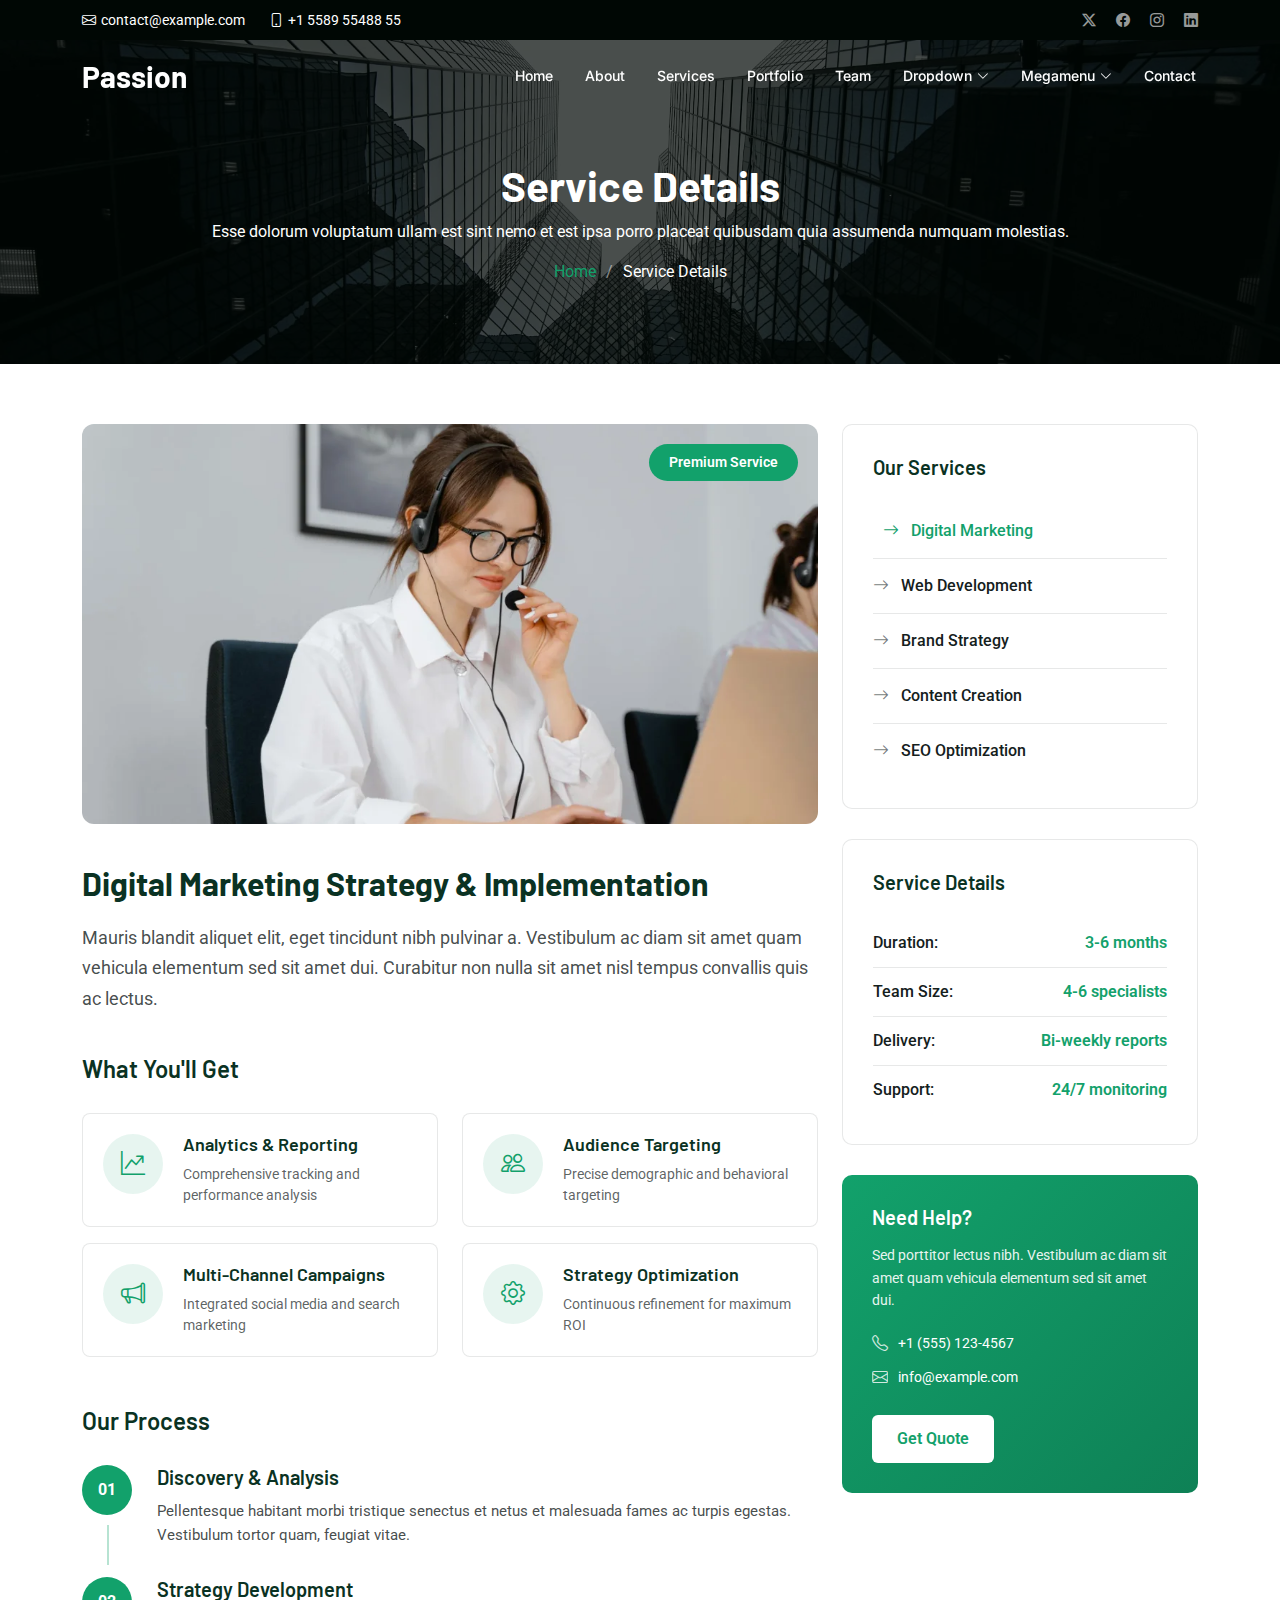
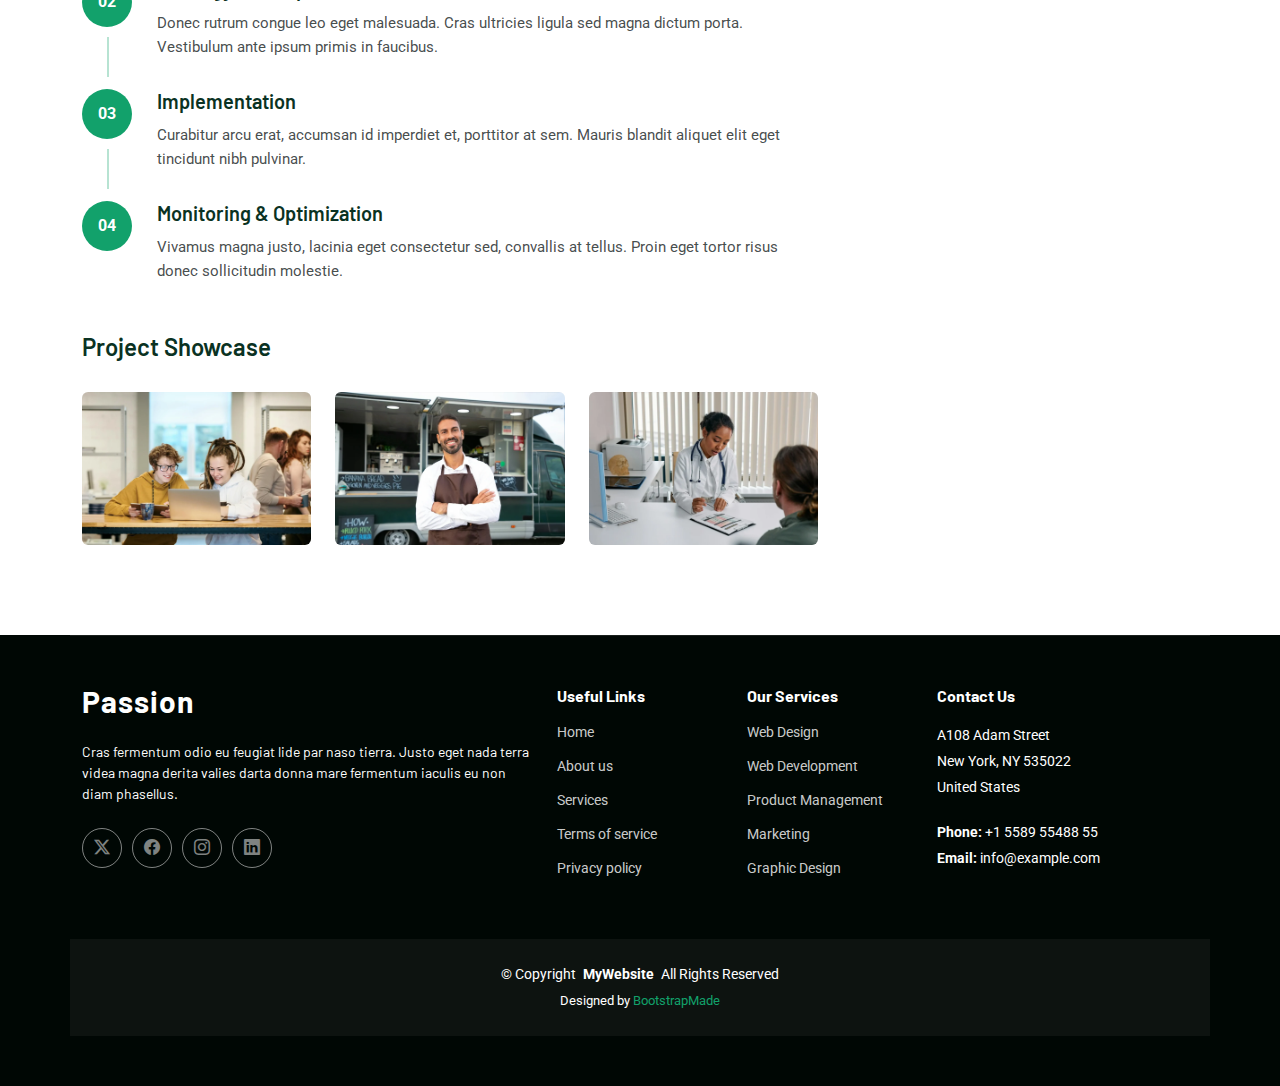
<file: service-details.html>
<!DOCTYPE html>
<html lang="en">

<head>
  <meta charset="utf-8">
  <meta content="width=device-width, initial-scale=1.0" name="viewport">
  <title>Service Details - Passion Bootstrap Template</title>
  <meta name="description" content="">
  <meta name="keywords" content="">

  <!-- Favicons -->
  <link href="assets/img/favicon.png" rel="icon">
  <link href="assets/img/apple-touch-icon.png" rel="apple-touch-icon">

  <!-- Fonts -->
  <link href="https://fonts.googleapis.com" rel="preconnect">
  <link href="https://fonts.gstatic.com" rel="preconnect" crossorigin>
  <link href="https://fonts.googleapis.com/css2?family=Roboto:ital,wght@0,100;0,300;0,400;0,500;0,700;0,900;1,100;1,300;1,400;1,500;1,700;1,900&family=Inter:wght@100;200;300;400;500;600;700;800;900&family=Barlow:ital,wght@0,100;0,200;0,300;0,400;0,500;0,600;0,700;0,800;0,900;1,100;1,200;1,300;1,400;1,500;1,600;1,700;1,800;1,900&display=swap" rel="stylesheet">

  <!-- Vendor CSS Files -->
  <link href="assets/vendor/bootstrap/css/bootstrap.min.css" rel="stylesheet">
  <link href="assets/vendor/bootstrap-icons/bootstrap-icons.css" rel="stylesheet">
  <link href="assets/vendor/glightbox/css/glightbox.min.css" rel="stylesheet">
  <link href="assets/vendor/swiper/swiper-bundle.min.css" rel="stylesheet">

  <!-- Main CSS File -->
  <link href="assets/css/main.css" rel="stylesheet">

  <!-- =======================================================
  * Template Name: Passion
  * Template URL: https://bootstrapmade.com/passion-bootstrap-template/
  * Updated: Jul 21 2025 with Bootstrap v5.3.7
  * Author: BootstrapMade.com
  * License: https://bootstrapmade.com/license/
  ======================================================== -->
</head>

<body class="service-details-page">

  <header id="header" class="header fixed-top">

    <div class="topbar d-flex align-items-center dark-background">
      <div class="container d-flex justify-content-center justify-content-md-between">
        <div class="contact-info d-flex align-items-center">
          <i class="bi bi-envelope d-flex align-items-center"><a href="mailto:contact@example.com">contact@example.com</a></i>
          <i class="bi bi-phone d-flex align-items-center ms-4"><span>+1 5589 55488 55</span></i>
        </div>
        <div class="social-links d-none d-md-flex align-items-center">
          <a href="#" class="twitter"><i class="bi bi-twitter-x"></i></a>
          <a href="#" class="facebook"><i class="bi bi-facebook"></i></a>
          <a href="#" class="instagram"><i class="bi bi-instagram"></i></a>
          <a href="#" class="linkedin"><i class="bi bi-linkedin"></i></a>
        </div>
      </div>
    </div><!-- End Top Bar -->

    <div class="branding d-flex align-items-cente">

      <div class="container position-relative d-flex align-items-center justify-content-between">
        <a href="index.html" class="logo d-flex align-items-center">
          <!-- Uncomment the line below if you also wish to use an image logo -->
          <!-- <img src="assets/img/logo.webp" alt=""> -->
          <h1 class="sitename">Passion</h1>
        </a>

        <nav id="navmenu" class="navmenu">
          <ul>
            <li><a href="#hero">Home</a></li>
            <li><a href="#about">About</a></li>
            <li><a href="#services">Services</a></li>
            <li><a href="#portfolio">Portfolio</a></li>
            <li><a href="#team">Team</a></li>
            <li class="dropdown"><a href="#"><span>Dropdown</span> <i class="bi bi-chevron-down toggle-dropdown"></i></a>
              <ul>
                <li><a href="#">Dropdown 1</a></li>
                <li class="dropdown"><a href="#"><span>Deep Dropdown</span> <i class="bi bi-chevron-down toggle-dropdown"></i></a>
                  <ul>
                    <li><a href="#">Deep Dropdown 1</a></li>
                    <li><a href="#">Deep Dropdown 2</a></li>
                    <li><a href="#">Deep Dropdown 3</a></li>
                    <li><a href="#">Deep Dropdown 4</a></li>
                    <li><a href="#">Deep Dropdown 5</a></li>
                  </ul>
                </li>
                <li><a href="#">Dropdown 2</a></li>
                <li><a href="#">Dropdown 3</a></li>
                <li><a href="#">Dropdown 4</a></li>
              </ul>
            </li>

            <!-- Megamenu 2 -->
            <li class="megamenu-2"><a href="#"><span>Megamenu</span> <i class="bi bi-chevron-down toggle-dropdown"></i></a>

              <!-- Mobile Megamenu -->
              <ul class="mobile-megamenu">

                <li><a href="#">Product Analytics</a></li>
                <li><a href="#">Customer Insights</a></li>
                <li><a href="#">Market Research</a></li>

                <li class="dropdown"><a href="#"><span>Enterprise Software</span> <i class="bi bi-chevron-down toggle-dropdown"></i></a>
                  <ul>
                    <li><a href="#">CRM Solutions</a></li>
                    <li><a href="#">ERP Systems</a></li>
                    <li><a href="#">Workflow Automation</a></li>
                    <li><a href="#">Document Management</a></li>
                    <li><a href="#">Business Intelligence</a></li>
                    <li><a href="#">Integration Platform</a></li>
                  </ul>
                </li>

                <li class="dropdown"><a href="#"><span>Development Tools</span> <i class="bi bi-chevron-down toggle-dropdown"></i></a>
                  <ul>
                    <li><a href="#">Code Editors</a></li>
                    <li><a href="#">Version Control</a></li>
                    <li><a href="#">Testing Frameworks</a></li>
                    <li><a href="#">Deployment Tools</a></li>
                    <li><a href="#">API Management</a></li>
                    <li><a href="#">Performance Monitoring</a></li>
                  </ul>
                </li>

                <li class="dropdown"><a href="#"><span>Creative Suite</span> <i class="bi bi-chevron-down toggle-dropdown"></i></a>
                  <ul>
                    <li><a href="#">Design Software</a></li>
                    <li><a href="#">Video Editing</a></li>
                    <li><a href="#">Audio Production</a></li>
                    <li><a href="#">Animation Tools</a></li>
                    <li><a href="#">Photo Editing</a></li>
                    <li><a href="#">3D Modeling</a></li>
                  </ul>
                </li>

                <li class="dropdown"><a href="#"><span>Resources</span> <i class="bi bi-chevron-down toggle-dropdown"></i></a>
                  <ul>
                    <li><a href="#">Documentation</a></li>
                    <li><a href="#">Tutorials</a></li>
                    <li><a href="#">Community</a></li>
                    <li><a href="#">Blog Posts</a></li>
                  </ul>
                </li>

              </ul><!-- End Mobile Megamenu -->

              <!-- Desktop Megamenu -->
              <div class="desktop-megamenu">

                <div class="tab-navigation">
                  <ul class="nav nav-tabs flex-column" id="2190-megamenu-tabs" role="tablist">
                    <li class="nav-item" role="presentation">
                      <button class="nav-link active" id="2190-tab-1-tab" data-bs-toggle="tab" data-bs-target="#2190-tab-1" type="button" role="tab" aria-controls="2190-tab-1" aria-selected="true">
                        <i class="bi bi-building-gear"></i>
                        <span>Enterprise Software</span>
                      </button>
                    </li>
                    <li class="nav-item" role="presentation">
                      <button class="nav-link" id="2190-tab-2-tab" data-bs-toggle="tab" data-bs-target="#2190-tab-2" type="button" role="tab" aria-controls="2190-tab-2" aria-selected="false">
                        <i class="bi bi-code-slash"></i>
                        <span>Development Tools</span>
                      </button>
                    </li>
                    <li class="nav-item" role="presentation">
                      <button class="nav-link" id="2190-tab-3-tab" data-bs-toggle="tab" data-bs-target="#2190-tab-3" type="button" role="tab" aria-controls="2190-tab-3" aria-selected="false">
                        <i class="bi bi-palette"></i>
                        <span>Creative Suite</span>
                      </button>
                    </li>
                    <li class="nav-item" role="presentation">
                      <button class="nav-link" id="2190-tab-4-tab" data-bs-toggle="tab" data-bs-target="#2190-tab-4" type="button" role="tab" aria-controls="2190-tab-4" aria-selected="false">
                        <i class="bi bi-journal-text"></i>
                        <span>Resources</span>
                      </button>
                    </li>
                  </ul>
                </div>

                <div class="tab-content">

                  <!-- Enterprise Software Tab -->
                  <div class="tab-pane fade show active" id="2190-tab-1" role="tabpanel" aria-labelledby="2190-tab-1-tab">
                    <div class="content-grid">
                      <div class="product-section">
                        <h4>Core Solutions</h4>
                        <div class="product-list">
                          <a href="#" class="product-link">
                            <i class="bi bi-people"></i>
                            <div>
                              <span>CRM Solutions</span>
                              <small>Manage customer relationships effectively</small>
                            </div>
                          </a>
                          <a href="#" class="product-link">
                            <i class="bi bi-diagram-3"></i>
                            <div>
                              <span>ERP Systems</span>
                              <small>Integrate all business processes</small>
                            </div>
                          </a>
                          <a href="#" class="product-link">
                            <i class="bi bi-gear-wide"></i>
                            <div>
                              <span>Workflow Automation</span>
                              <small>Streamline repetitive tasks</small>
                            </div>
                          </a>
                        </div>
                      </div>

                      <div class="product-section">
                        <h4>Data &amp; Analytics</h4>
                        <div class="product-list">
                          <a href="#" class="product-link">
                            <i class="bi bi-file-earmark-text"></i>
                            <div>
                              <span>Document Management</span>
                              <small>Organize and secure documents</small>
                            </div>
                          </a>
                          <a href="#" class="product-link">
                            <i class="bi bi-bar-chart"></i>
                            <div>
                              <span>Business Intelligence</span>
                              <small>Make data-driven decisions</small>
                            </div>
                          </a>
                          <a href="#" class="product-link">
                            <i class="bi bi-share"></i>
                            <div>
                              <span>Integration Platform</span>
                              <small>Connect all your systems</small>
                            </div>
                          </a>
                        </div>
                      </div>
                    </div>

                    <div class="featured-banner">
                      <div class="banner-content">
                        <img src="assets/img/misc/misc-7.webp" alt="Enterprise Solutions" class="banner-image">
                        <div class="banner-info">
                          <h5>Enterprise Package</h5>
                          <p>Comprehensive business management solution with advanced features and 24/7 support.</p>
                          <a href="#" class="cta-btn">Get Started <i class="bi bi-arrow-right"></i></a>
                        </div>
                      </div>
                    </div>
                  </div>

                  <!-- Development Tools Tab -->
                  <div class="tab-pane fade" id="2190-tab-2" role="tabpanel" aria-labelledby="2190-tab-2-tab">
                    <div class="content-grid">
                      <div class="product-section">
                        <h4>Code &amp; Build</h4>
                        <div class="product-list">
                          <a href="#" class="product-link">
                            <i class="bi bi-code-square"></i>
                            <div>
                              <span>Code Editors</span>
                              <small>Advanced development environment</small>
                            </div>
                          </a>
                          <a href="#" class="product-link">
                            <i class="bi bi-git"></i>
                            <div>
                              <span>Version Control</span>
                              <small>Track changes and collaborate</small>
                            </div>
                          </a>
                          <a href="#" class="product-link">
                            <i class="bi bi-check2-square"></i>
                            <div>
                              <span>Testing Frameworks</span>
                              <small>Ensure code quality</small>
                            </div>
                          </a>
                        </div>
                      </div>

                      <div class="product-section">
                        <h4>Deploy &amp; Monitor</h4>
                        <div class="product-list">
                          <a href="#" class="product-link">
                            <i class="bi bi-cloud-upload"></i>
                            <div>
                              <span>Deployment Tools</span>
                              <small>Seamless application deployment</small>
                            </div>
                          </a>
                          <a href="#" class="product-link">
                            <i class="bi bi-api"></i>
                            <div>
                              <span>API Management</span>
                              <small>Design and manage APIs</small>
                            </div>
                          </a>
                          <a href="#" class="product-link">
                            <i class="bi bi-speedometer2"></i>
                            <div>
                              <span>Performance Monitoring</span>
                              <small>Track application performance</small>
                            </div>
                          </a>
                        </div>
                      </div>
                    </div>

                    <div class="featured-banner">
                      <div class="banner-content">
                        <img src="assets/img/misc/misc-12.webp" alt="Development Tools" class="banner-image">
                        <div class="banner-info">
                          <h5>Developer Suite</h5>
                          <p>Complete toolkit for modern development teams with integrated CI/CD pipelines.</p>
                          <a href="#" class="cta-btn">Explore Tools <i class="bi bi-arrow-right"></i></a>
                        </div>
                      </div>
                    </div>
                  </div>

                  <!-- Creative Suite Tab -->
                  <div class="tab-pane fade" id="2190-tab-3" role="tabpanel" aria-labelledby="2190-tab-3-tab">
                    <div class="content-grid">
                      <div class="product-section">
                        <h4>Design &amp; Visual</h4>
                        <div class="product-list">
                          <a href="#" class="product-link">
                            <i class="bi bi-brush"></i>
                            <div>
                              <span>Design Software</span>
                              <small>Professional graphic design tools</small>
                            </div>
                          </a>
                          <a href="#" class="product-link">
                            <i class="bi bi-camera-video"></i>
                            <div>
                              <span>Video Editing</span>
                              <small>Professional video production</small>
                            </div>
                          </a>
                          <a href="#" class="product-link">
                            <i class="bi bi-image"></i>
                            <div>
                              <span>Photo Editing</span>
                              <small>Advanced image manipulation</small>
                            </div>
                          </a>
                        </div>
                      </div>

                      <div class="product-section">
                        <h4>Media Production</h4>
                        <div class="product-list">
                          <a href="#" class="product-link">
                            <i class="bi bi-music-note"></i>
                            <div>
                              <span>Audio Production</span>
                              <small>Professional audio editing</small>
                            </div>
                          </a>
                          <a href="#" class="product-link">
                            <i class="bi bi-play-circle"></i>
                            <div>
                              <span>Animation Tools</span>
                              <small>Create stunning animations</small>
                            </div>
                          </a>
                          <a href="#" class="product-link">
                            <i class="bi bi-box"></i>
                            <div>
                              <span>3D Modeling</span>
                              <small>Advanced 3D design software</small>
                            </div>
                          </a>
                        </div>
                      </div>
                    </div>

                    <div class="featured-banner">
                      <div class="banner-content">
                        <img src="assets/img/misc/misc-5.webp" alt="Creative Suite" class="banner-image">
                        <div class="banner-info">
                          <h5>Creative Pro</h5>
                          <p>Everything you need for creative projects, from concept to final production.</p>
                          <a href="#" class="cta-btn">Start Creating <i class="bi bi-arrow-right"></i></a>
                        </div>
                      </div>
                    </div>
                  </div>

                  <!-- Resources Tab -->
                  <div class="tab-pane fade" id="2190-tab-4" role="tabpanel" aria-labelledby="2190-tab-4-tab">
                    <div class="resources-layout">
                      <div class="resource-categories">
                        <div class="resource-category">
                          <i class="bi bi-book"></i>
                          <h5>Documentation</h5>
                          <p>Comprehensive guides and API references for all our products and services.</p>
                          <a href="#" class="resource-link">Browse Docs <i class="bi bi-arrow-right"></i></a>
                        </div>
                        <div class="resource-category">
                          <i class="bi bi-play-circle"></i>
                          <h5>Video Tutorials</h5>
                          <p>Step-by-step video guides to help you get the most out of our solutions.</p>
                          <a href="#" class="resource-link">Watch Tutorials <i class="bi bi-arrow-right"></i></a>
                        </div>
                        <div class="resource-category">
                          <i class="bi bi-chat-square-dots"></i>
                          <h5>Community Forum</h5>
                          <p>Connect with other users, share tips, and get answers to your questions.</p>
                          <a href="#" class="resource-link">Join Community <i class="bi bi-arrow-right"></i></a>
                        </div>
                        <div class="resource-category">
                          <i class="bi bi-newspaper"></i>
                          <h5>Blog &amp; Articles</h5>
                          <p>Latest insights, best practices, and industry trends from our experts.</p>
                          <a href="#" class="resource-link">Read Blog <i class="bi bi-arrow-right"></i></a>
                        </div>
                      </div>
                    </div>
                  </div>

                </div>

              </div><!-- End Desktop Megamenu -->

            </li><!-- End Megamenu 2 -->

            <li><a href="#contact">Contact</a></li>

          </ul>
          <i class="mobile-nav-toggle d-xl-none bi bi-list"></i>
        </nav>

      </div>

    </div>

  </header>

  <main class="main">

    <!-- Page Title -->
    <div class="page-title dark-background" style="background-image: url(assets/img/bg/bg-14.webp);">
      <div class="container position-relative">
        <h1>Service Details</h1>
        <p>Esse dolorum voluptatum ullam est sint nemo et est ipsa porro placeat quibusdam quia assumenda numquam molestias.</p>
        <nav class="breadcrumbs">
          <ol>
            <li><a href="index.html">Home</a></li>
            <li class="current">Service Details</li>
          </ol>
        </nav>
      </div>
    </div><!-- End Page Title -->

    <!-- Service Details Section -->
    <section id="service-details" class="service-details section">

      <div class="container">

        <div class="row gy-5">

          <div class="col-lg-8">
            <div class="service-hero">
              <img src="assets/img/services/services-7.webp" alt="" class="img-fluid">
              <div class="service-badge">
                <span>Premium Service</span>
              </div>
            </div>

            <div class="service-content">
              <div class="service-header">
                <h2>Digital Marketing Strategy &amp; Implementation</h2>
                <p class="service-intro">Mauris blandit aliquet elit, eget tincidunt nibh pulvinar a. Vestibulum ac diam sit amet quam vehicula elementum sed sit amet dui. Curabitur non nulla sit amet nisl tempus convallis quis ac lectus.</p>
              </div>

              <div class="service-features">
                <h4>What You'll Get</h4>
                <div class="row gy-3">
                  <div class="col-md-6">
                    <div class="feature-item">
                      <div class="feature-icon">
                        <i class="bi bi-graph-up-arrow"></i>
                      </div>
                      <div class="feature-content">
                        <h5>Analytics &amp; Reporting</h5>
                        <p>Comprehensive tracking and performance analysis</p>
                      </div>
                    </div>
                  </div>
                  <div class="col-md-6">
                    <div class="feature-item">
                      <div class="feature-icon">
                        <i class="bi bi-people"></i>
                      </div>
                      <div class="feature-content">
                        <h5>Audience Targeting</h5>
                        <p>Precise demographic and behavioral targeting</p>
                      </div>
                    </div>
                  </div>
                  <div class="col-md-6">
                    <div class="feature-item">
                      <div class="feature-icon">
                        <i class="bi bi-megaphone"></i>
                      </div>
                      <div class="feature-content">
                        <h5>Multi-Channel Campaigns</h5>
                        <p>Integrated social media and search marketing</p>
                      </div>
                    </div>
                  </div>
                  <div class="col-md-6">
                    <div class="feature-item">
                      <div class="feature-icon">
                        <i class="bi bi-gear"></i>
                      </div>
                      <div class="feature-content">
                        <h5>Strategy Optimization</h5>
                        <p>Continuous refinement for maximum ROI</p>
                      </div>
                    </div>
                  </div>
                </div>
              </div>

              <div class="service-process">
                <h4>Our Process</h4>
                <div class="process-steps">
                  <div class="process-step">
                    <div class="step-number">01</div>
                    <div class="step-content">
                      <h5>Discovery &amp; Analysis</h5>
                      <p>Pellentesque habitant morbi tristique senectus et netus et malesuada fames ac turpis egestas. Vestibulum tortor quam, feugiat vitae.</p>
                    </div>
                  </div>
                  <div class="process-step">
                    <div class="step-number">02</div>
                    <div class="step-content">
                      <h5>Strategy Development</h5>
                      <p>Donec rutrum congue leo eget malesuada. Cras ultricies ligula sed magna dictum porta. Vestibulum ante ipsum primis in faucibus.</p>
                    </div>
                  </div>
                  <div class="process-step">
                    <div class="step-number">03</div>
                    <div class="step-content">
                      <h5>Implementation</h5>
                      <p>Curabitur arcu erat, accumsan id imperdiet et, porttitor at sem. Mauris blandit aliquet elit eget tincidunt nibh pulvinar.</p>
                    </div>
                  </div>
                  <div class="process-step">
                    <div class="step-number">04</div>
                    <div class="step-content">
                      <h5>Monitoring &amp; Optimization</h5>
                      <p>Vivamus magna justo, lacinia eget consectetur sed, convallis at tellus. Proin eget tortor risus donec sollicitudin molestie.</p>
                    </div>
                  </div>
                </div>
              </div>

              <div class="service-gallery">
                <h4>Project Showcase</h4>
                <div class="row gy-3">
                  <div class="col-md-4">
                    <img src="assets/img/services/services-2.webp" alt="" class="img-fluid rounded">
                  </div>
                  <div class="col-md-4">
                    <img src="assets/img/services/services-8.webp" alt="" class="img-fluid rounded">
                  </div>
                  <div class="col-md-4">
                    <img src="assets/img/services/services-11.webp" alt="" class="img-fluid rounded">
                  </div>
                </div>
              </div>
            </div>
          </div>

          <div class="col-lg-4">
            <div class="service-sidebar">

              <div class="service-menu">
                <h4>Our Services</h4>
                <div class="menu-list">
                  <a href="#" class="menu-item active">
                    <i class="bi bi-arrow-right"></i>
                    <span>Digital Marketing</span>
                  </a>
                  <a href="#" class="menu-item">
                    <i class="bi bi-arrow-right"></i>
                    <span>Web Development</span>
                  </a>
                  <a href="#" class="menu-item">
                    <i class="bi bi-arrow-right"></i>
                    <span>Brand Strategy</span>
                  </a>
                  <a href="#" class="menu-item">
                    <i class="bi bi-arrow-right"></i>
                    <span>Content Creation</span>
                  </a>
                  <a href="#" class="menu-item">
                    <i class="bi bi-arrow-right"></i>
                    <span>SEO Optimization</span>
                  </a>
                </div>
              </div>

              <div class="service-info">
                <h4>Service Details</h4>
                <div class="info-list">
                  <div class="info-item">
                    <span class="info-label">Duration:</span>
                    <span class="info-value">3-6 months</span>
                  </div>
                  <div class="info-item">
                    <span class="info-label">Team Size:</span>
                    <span class="info-value">4-6 specialists</span>
                  </div>
                  <div class="info-item">
                    <span class="info-label">Delivery:</span>
                    <span class="info-value">Bi-weekly reports</span>
                  </div>
                  <div class="info-item">
                    <span class="info-label">Support:</span>
                    <span class="info-value">24/7 monitoring</span>
                  </div>
                </div>
              </div>

              <div class="contact-card">
                <div class="contact-content">
                  <h4>Need Help?</h4>
                  <p>Sed porttitor lectus nibh. Vestibulum ac diam sit amet quam vehicula elementum sed sit amet dui.</p>
                  <div class="contact-info">
                    <div class="contact-item">
                      <i class="bi bi-telephone"></i>
                      <span>+1 (555) 123-4567</span>
                    </div>
                    <div class="contact-item">
                      <i class="bi bi-envelope"></i>
                      <span>info@example.com</span>
                    </div>
                  </div>
                  <a href="#" class="btn btn-primary">Get Quote</a>
                </div>
              </div>

            </div>
          </div>

        </div>

      </div>

    </section><!-- /Service Details Section -->

  </main>

  <footer id="footer" class="footer position-relative dark-background">

    <div class="container footer-top">
      <div class="row gy-4">
        <div class="col-lg-5 col-md-12 footer-about">
          <a href="index.html" class="logo d-flex align-items-center">
            <span class="sitename">Passion</span>
          </a>
          <p>Cras fermentum odio eu feugiat lide par naso tierra. Justo eget nada terra videa magna derita valies darta donna mare fermentum iaculis eu non diam phasellus.</p>
          <div class="social-links d-flex mt-4">
            <a href=""><i class="bi bi-twitter-x"></i></a>
            <a href=""><i class="bi bi-facebook"></i></a>
            <a href=""><i class="bi bi-instagram"></i></a>
            <a href=""><i class="bi bi-linkedin"></i></a>
          </div>
        </div>

        <div class="col-lg-2 col-6 footer-links">
          <h4>Useful Links</h4>
          <ul>
            <li><a href="#">Home</a></li>
            <li><a href="#">About us</a></li>
            <li><a href="#">Services</a></li>
            <li><a href="#">Terms of service</a></li>
            <li><a href="#">Privacy policy</a></li>
          </ul>
        </div>

        <div class="col-lg-2 col-6 footer-links">
          <h4>Our Services</h4>
          <ul>
            <li><a href="#">Web Design</a></li>
            <li><a href="#">Web Development</a></li>
            <li><a href="#">Product Management</a></li>
            <li><a href="#">Marketing</a></li>
            <li><a href="#">Graphic Design</a></li>
          </ul>
        </div>

        <div class="col-lg-3 col-md-12 footer-contact text-center text-md-start">
          <h4>Contact Us</h4>
          <p>A108 Adam Street</p>
          <p>New York, NY 535022</p>
          <p>United States</p>
          <p class="mt-4"><strong>Phone:</strong> <span>+1 5589 55488 55</span></p>
          <p><strong>Email:</strong> <span>info@example.com</span></p>
        </div>

      </div>
    </div>

    <div class="container copyright text-center mt-4">
      <p>© <span>Copyright</span> <strong class="px-1 sitename">MyWebsite</strong> <span>All Rights Reserved</span></p>
      <div class="credits">
        <!-- All the links in the footer should remain intact. -->
        <!-- You can delete the links only if you've purchased the pro version. -->
        <!-- Licensing information: https://bootstrapmade.com/license/ -->
        <!-- Purchase the pro version with working PHP/AJAX contact form: [buy-url] -->
        Designed by <a href="https://bootstrapmade.com/">BootstrapMade</a>
      </div>
    </div>

  </footer>

  <!-- Scroll Top -->
  <a href="#" id="scroll-top" class="scroll-top d-flex align-items-center justify-content-center"><i class="bi bi-arrow-up-short"></i></a>

  <!-- Preloader -->
  <div id="preloader">
    <div></div>
    <div></div>
    <div></div>
    <div></div>
  </div>

  <!-- Vendor JS Files -->
  <script src="assets/vendor/bootstrap/js/bootstrap.bundle.min.js"></script>
  <script src="assets/vendor/php-email-form/validate.js"></script>
  <script src="assets/vendor/glightbox/js/glightbox.min.js"></script>
  <script src="assets/vendor/purecounter/purecounter_vanilla.js"></script>
  <script src="assets/vendor/swiper/swiper-bundle.min.js"></script>
  <script src="assets/vendor/imagesloaded/imagesloaded.pkgd.min.js"></script>
  <script src="assets/vendor/isotope-layout/isotope.pkgd.min.js"></script>

  <!-- Main JS File -->
  <script src="assets/js/main.js"></script>

</body>

</html>
</file>
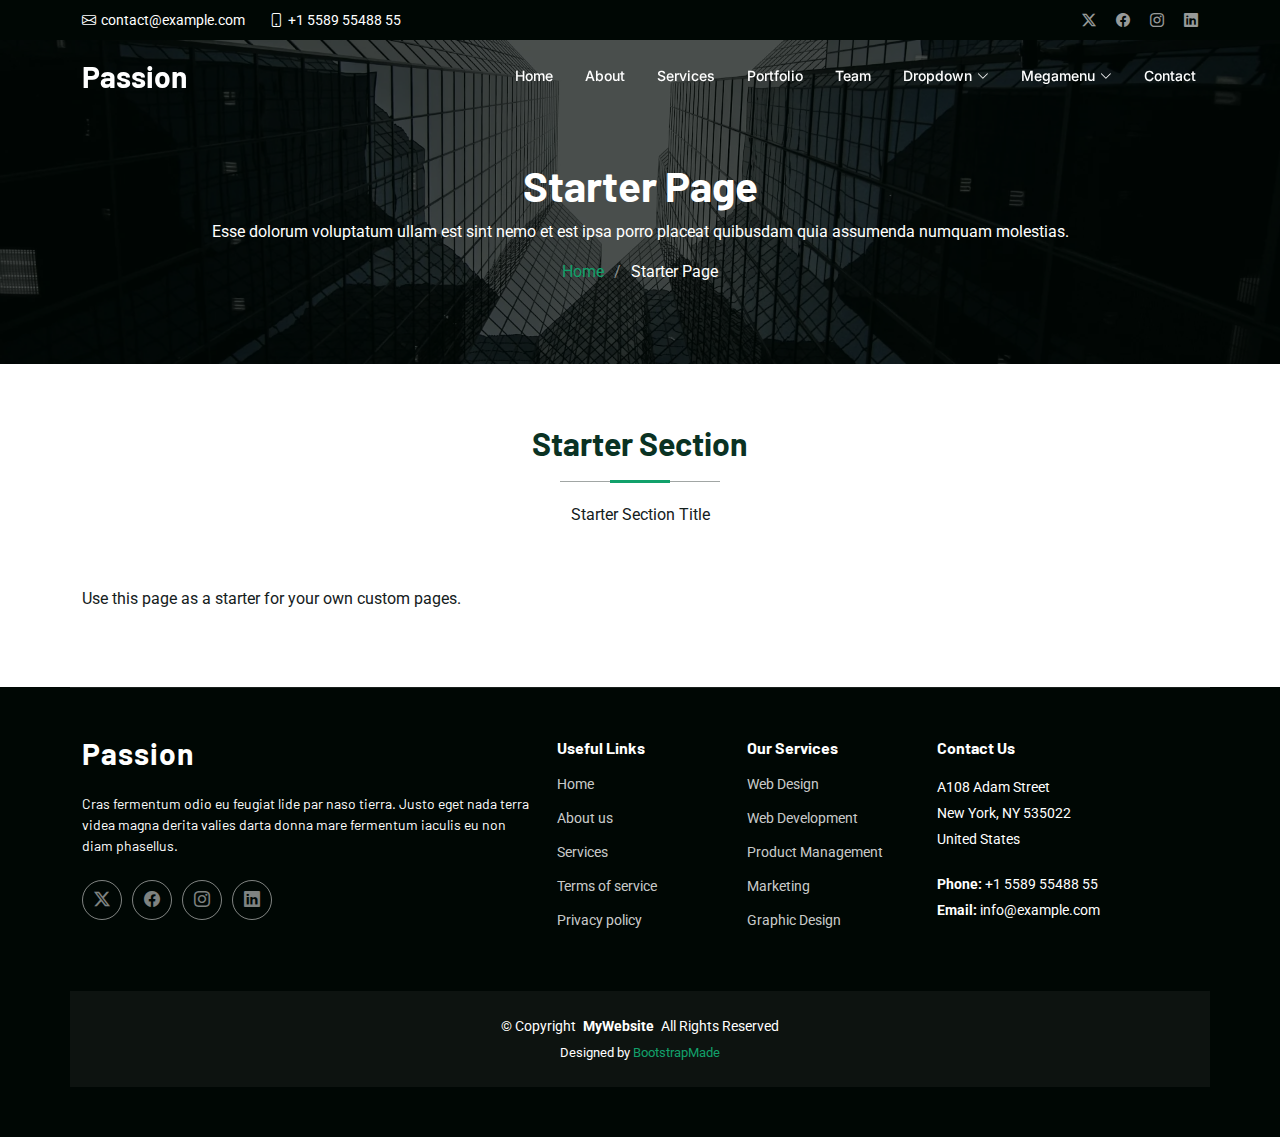
<file: starter-page.html>
<!DOCTYPE html>
<html lang="en">

<head>
  <meta charset="utf-8">
  <meta content="width=device-width, initial-scale=1.0" name="viewport">
  <title>Starter Page - Passion Bootstrap Template</title>
  <meta name="description" content="">
  <meta name="keywords" content="">

  <!-- Favicons -->
  <link href="assets/img/favicon.png" rel="icon">
  <link href="assets/img/apple-touch-icon.png" rel="apple-touch-icon">

  <!-- Fonts -->
  <link href="https://fonts.googleapis.com" rel="preconnect">
  <link href="https://fonts.gstatic.com" rel="preconnect" crossorigin>
  <link href="https://fonts.googleapis.com/css2?family=Roboto:ital,wght@0,100;0,300;0,400;0,500;0,700;0,900;1,100;1,300;1,400;1,500;1,700;1,900&family=Inter:wght@100;200;300;400;500;600;700;800;900&family=Barlow:ital,wght@0,100;0,200;0,300;0,400;0,500;0,600;0,700;0,800;0,900;1,100;1,200;1,300;1,400;1,500;1,600;1,700;1,800;1,900&display=swap" rel="stylesheet">

  <!-- Vendor CSS Files -->
  <link href="assets/vendor/bootstrap/css/bootstrap.min.css" rel="stylesheet">
  <link href="assets/vendor/bootstrap-icons/bootstrap-icons.css" rel="stylesheet">
  <link href="assets/vendor/glightbox/css/glightbox.min.css" rel="stylesheet">
  <link href="assets/vendor/swiper/swiper-bundle.min.css" rel="stylesheet">

  <!-- Main CSS File -->
  <link href="assets/css/main.css" rel="stylesheet">

  <!-- =======================================================
  * Template Name: Passion
  * Template URL: https://bootstrapmade.com/passion-bootstrap-template/
  * Updated: Jul 21 2025 with Bootstrap v5.3.7
  * Author: BootstrapMade.com
  * License: https://bootstrapmade.com/license/
  ======================================================== -->
</head>

<body class="starter-page-page">

  <header id="header" class="header fixed-top">

    <div class="topbar d-flex align-items-center dark-background">
      <div class="container d-flex justify-content-center justify-content-md-between">
        <div class="contact-info d-flex align-items-center">
          <i class="bi bi-envelope d-flex align-items-center"><a href="mailto:contact@example.com">contact@example.com</a></i>
          <i class="bi bi-phone d-flex align-items-center ms-4"><span>+1 5589 55488 55</span></i>
        </div>
        <div class="social-links d-none d-md-flex align-items-center">
          <a href="#" class="twitter"><i class="bi bi-twitter-x"></i></a>
          <a href="#" class="facebook"><i class="bi bi-facebook"></i></a>
          <a href="#" class="instagram"><i class="bi bi-instagram"></i></a>
          <a href="#" class="linkedin"><i class="bi bi-linkedin"></i></a>
        </div>
      </div>
    </div><!-- End Top Bar -->

    <div class="branding d-flex align-items-cente">

      <div class="container position-relative d-flex align-items-center justify-content-between">
        <a href="index.html" class="logo d-flex align-items-center">
          <!-- Uncomment the line below if you also wish to use an image logo -->
          <!-- <img src="assets/img/logo.webp" alt=""> -->
          <h1 class="sitename">Passion</h1>
        </a>

        <nav id="navmenu" class="navmenu">
          <ul>
            <li><a href="#hero">Home</a></li>
            <li><a href="#about">About</a></li>
            <li><a href="#services">Services</a></li>
            <li><a href="#portfolio">Portfolio</a></li>
            <li><a href="#team">Team</a></li>
            <li class="dropdown"><a href="#"><span>Dropdown</span> <i class="bi bi-chevron-down toggle-dropdown"></i></a>
              <ul>
                <li><a href="#">Dropdown 1</a></li>
                <li class="dropdown"><a href="#"><span>Deep Dropdown</span> <i class="bi bi-chevron-down toggle-dropdown"></i></a>
                  <ul>
                    <li><a href="#">Deep Dropdown 1</a></li>
                    <li><a href="#">Deep Dropdown 2</a></li>
                    <li><a href="#">Deep Dropdown 3</a></li>
                    <li><a href="#">Deep Dropdown 4</a></li>
                    <li><a href="#">Deep Dropdown 5</a></li>
                  </ul>
                </li>
                <li><a href="#">Dropdown 2</a></li>
                <li><a href="#">Dropdown 3</a></li>
                <li><a href="#">Dropdown 4</a></li>
              </ul>
            </li>

            <!-- Megamenu 2 -->
            <li class="megamenu-2"><a href="#"><span>Megamenu</span> <i class="bi bi-chevron-down toggle-dropdown"></i></a>

              <!-- Mobile Megamenu -->
              <ul class="mobile-megamenu">

                <li><a href="#">Product Analytics</a></li>
                <li><a href="#">Customer Insights</a></li>
                <li><a href="#">Market Research</a></li>

                <li class="dropdown"><a href="#"><span>Enterprise Software</span> <i class="bi bi-chevron-down toggle-dropdown"></i></a>
                  <ul>
                    <li><a href="#">CRM Solutions</a></li>
                    <li><a href="#">ERP Systems</a></li>
                    <li><a href="#">Workflow Automation</a></li>
                    <li><a href="#">Document Management</a></li>
                    <li><a href="#">Business Intelligence</a></li>
                    <li><a href="#">Integration Platform</a></li>
                  </ul>
                </li>

                <li class="dropdown"><a href="#"><span>Development Tools</span> <i class="bi bi-chevron-down toggle-dropdown"></i></a>
                  <ul>
                    <li><a href="#">Code Editors</a></li>
                    <li><a href="#">Version Control</a></li>
                    <li><a href="#">Testing Frameworks</a></li>
                    <li><a href="#">Deployment Tools</a></li>
                    <li><a href="#">API Management</a></li>
                    <li><a href="#">Performance Monitoring</a></li>
                  </ul>
                </li>

                <li class="dropdown"><a href="#"><span>Creative Suite</span> <i class="bi bi-chevron-down toggle-dropdown"></i></a>
                  <ul>
                    <li><a href="#">Design Software</a></li>
                    <li><a href="#">Video Editing</a></li>
                    <li><a href="#">Audio Production</a></li>
                    <li><a href="#">Animation Tools</a></li>
                    <li><a href="#">Photo Editing</a></li>
                    <li><a href="#">3D Modeling</a></li>
                  </ul>
                </li>

                <li class="dropdown"><a href="#"><span>Resources</span> <i class="bi bi-chevron-down toggle-dropdown"></i></a>
                  <ul>
                    <li><a href="#">Documentation</a></li>
                    <li><a href="#">Tutorials</a></li>
                    <li><a href="#">Community</a></li>
                    <li><a href="#">Blog Posts</a></li>
                  </ul>
                </li>

              </ul><!-- End Mobile Megamenu -->

              <!-- Desktop Megamenu -->
              <div class="desktop-megamenu">

                <div class="tab-navigation">
                  <ul class="nav nav-tabs flex-column" id="2190-megamenu-tabs" role="tablist">
                    <li class="nav-item" role="presentation">
                      <button class="nav-link active" id="2190-tab-1-tab" data-bs-toggle="tab" data-bs-target="#2190-tab-1" type="button" role="tab" aria-controls="2190-tab-1" aria-selected="true">
                        <i class="bi bi-building-gear"></i>
                        <span>Enterprise Software</span>
                      </button>
                    </li>
                    <li class="nav-item" role="presentation">
                      <button class="nav-link" id="2190-tab-2-tab" data-bs-toggle="tab" data-bs-target="#2190-tab-2" type="button" role="tab" aria-controls="2190-tab-2" aria-selected="false">
                        <i class="bi bi-code-slash"></i>
                        <span>Development Tools</span>
                      </button>
                    </li>
                    <li class="nav-item" role="presentation">
                      <button class="nav-link" id="2190-tab-3-tab" data-bs-toggle="tab" data-bs-target="#2190-tab-3" type="button" role="tab" aria-controls="2190-tab-3" aria-selected="false">
                        <i class="bi bi-palette"></i>
                        <span>Creative Suite</span>
                      </button>
                    </li>
                    <li class="nav-item" role="presentation">
                      <button class="nav-link" id="2190-tab-4-tab" data-bs-toggle="tab" data-bs-target="#2190-tab-4" type="button" role="tab" aria-controls="2190-tab-4" aria-selected="false">
                        <i class="bi bi-journal-text"></i>
                        <span>Resources</span>
                      </button>
                    </li>
                  </ul>
                </div>

                <div class="tab-content">

                  <!-- Enterprise Software Tab -->
                  <div class="tab-pane fade show active" id="2190-tab-1" role="tabpanel" aria-labelledby="2190-tab-1-tab">
                    <div class="content-grid">
                      <div class="product-section">
                        <h4>Core Solutions</h4>
                        <div class="product-list">
                          <a href="#" class="product-link">
                            <i class="bi bi-people"></i>
                            <div>
                              <span>CRM Solutions</span>
                              <small>Manage customer relationships effectively</small>
                            </div>
                          </a>
                          <a href="#" class="product-link">
                            <i class="bi bi-diagram-3"></i>
                            <div>
                              <span>ERP Systems</span>
                              <small>Integrate all business processes</small>
                            </div>
                          </a>
                          <a href="#" class="product-link">
                            <i class="bi bi-gear-wide"></i>
                            <div>
                              <span>Workflow Automation</span>
                              <small>Streamline repetitive tasks</small>
                            </div>
                          </a>
                        </div>
                      </div>

                      <div class="product-section">
                        <h4>Data &amp; Analytics</h4>
                        <div class="product-list">
                          <a href="#" class="product-link">
                            <i class="bi bi-file-earmark-text"></i>
                            <div>
                              <span>Document Management</span>
                              <small>Organize and secure documents</small>
                            </div>
                          </a>
                          <a href="#" class="product-link">
                            <i class="bi bi-bar-chart"></i>
                            <div>
                              <span>Business Intelligence</span>
                              <small>Make data-driven decisions</small>
                            </div>
                          </a>
                          <a href="#" class="product-link">
                            <i class="bi bi-share"></i>
                            <div>
                              <span>Integration Platform</span>
                              <small>Connect all your systems</small>
                            </div>
                          </a>
                        </div>
                      </div>
                    </div>

                    <div class="featured-banner">
                      <div class="banner-content">
                        <img src="assets/img/misc/misc-7.webp" alt="Enterprise Solutions" class="banner-image">
                        <div class="banner-info">
                          <h5>Enterprise Package</h5>
                          <p>Comprehensive business management solution with advanced features and 24/7 support.</p>
                          <a href="#" class="cta-btn">Get Started <i class="bi bi-arrow-right"></i></a>
                        </div>
                      </div>
                    </div>
                  </div>

                  <!-- Development Tools Tab -->
                  <div class="tab-pane fade" id="2190-tab-2" role="tabpanel" aria-labelledby="2190-tab-2-tab">
                    <div class="content-grid">
                      <div class="product-section">
                        <h4>Code &amp; Build</h4>
                        <div class="product-list">
                          <a href="#" class="product-link">
                            <i class="bi bi-code-square"></i>
                            <div>
                              <span>Code Editors</span>
                              <small>Advanced development environment</small>
                            </div>
                          </a>
                          <a href="#" class="product-link">
                            <i class="bi bi-git"></i>
                            <div>
                              <span>Version Control</span>
                              <small>Track changes and collaborate</small>
                            </div>
                          </a>
                          <a href="#" class="product-link">
                            <i class="bi bi-check2-square"></i>
                            <div>
                              <span>Testing Frameworks</span>
                              <small>Ensure code quality</small>
                            </div>
                          </a>
                        </div>
                      </div>

                      <div class="product-section">
                        <h4>Deploy &amp; Monitor</h4>
                        <div class="product-list">
                          <a href="#" class="product-link">
                            <i class="bi bi-cloud-upload"></i>
                            <div>
                              <span>Deployment Tools</span>
                              <small>Seamless application deployment</small>
                            </div>
                          </a>
                          <a href="#" class="product-link">
                            <i class="bi bi-api"></i>
                            <div>
                              <span>API Management</span>
                              <small>Design and manage APIs</small>
                            </div>
                          </a>
                          <a href="#" class="product-link">
                            <i class="bi bi-speedometer2"></i>
                            <div>
                              <span>Performance Monitoring</span>
                              <small>Track application performance</small>
                            </div>
                          </a>
                        </div>
                      </div>
                    </div>

                    <div class="featured-banner">
                      <div class="banner-content">
                        <img src="assets/img/misc/misc-12.webp" alt="Development Tools" class="banner-image">
                        <div class="banner-info">
                          <h5>Developer Suite</h5>
                          <p>Complete toolkit for modern development teams with integrated CI/CD pipelines.</p>
                          <a href="#" class="cta-btn">Explore Tools <i class="bi bi-arrow-right"></i></a>
                        </div>
                      </div>
                    </div>
                  </div>

                  <!-- Creative Suite Tab -->
                  <div class="tab-pane fade" id="2190-tab-3" role="tabpanel" aria-labelledby="2190-tab-3-tab">
                    <div class="content-grid">
                      <div class="product-section">
                        <h4>Design &amp; Visual</h4>
                        <div class="product-list">
                          <a href="#" class="product-link">
                            <i class="bi bi-brush"></i>
                            <div>
                              <span>Design Software</span>
                              <small>Professional graphic design tools</small>
                            </div>
                          </a>
                          <a href="#" class="product-link">
                            <i class="bi bi-camera-video"></i>
                            <div>
                              <span>Video Editing</span>
                              <small>Professional video production</small>
                            </div>
                          </a>
                          <a href="#" class="product-link">
                            <i class="bi bi-image"></i>
                            <div>
                              <span>Photo Editing</span>
                              <small>Advanced image manipulation</small>
                            </div>
                          </a>
                        </div>
                      </div>

                      <div class="product-section">
                        <h4>Media Production</h4>
                        <div class="product-list">
                          <a href="#" class="product-link">
                            <i class="bi bi-music-note"></i>
                            <div>
                              <span>Audio Production</span>
                              <small>Professional audio editing</small>
                            </div>
                          </a>
                          <a href="#" class="product-link">
                            <i class="bi bi-play-circle"></i>
                            <div>
                              <span>Animation Tools</span>
                              <small>Create stunning animations</small>
                            </div>
                          </a>
                          <a href="#" class="product-link">
                            <i class="bi bi-box"></i>
                            <div>
                              <span>3D Modeling</span>
                              <small>Advanced 3D design software</small>
                            </div>
                          </a>
                        </div>
                      </div>
                    </div>

                    <div class="featured-banner">
                      <div class="banner-content">
                        <img src="assets/img/misc/misc-5.webp" alt="Creative Suite" class="banner-image">
                        <div class="banner-info">
                          <h5>Creative Pro</h5>
                          <p>Everything you need for creative projects, from concept to final production.</p>
                          <a href="#" class="cta-btn">Start Creating <i class="bi bi-arrow-right"></i></a>
                        </div>
                      </div>
                    </div>
                  </div>

                  <!-- Resources Tab -->
                  <div class="tab-pane fade" id="2190-tab-4" role="tabpanel" aria-labelledby="2190-tab-4-tab">
                    <div class="resources-layout">
                      <div class="resource-categories">
                        <div class="resource-category">
                          <i class="bi bi-book"></i>
                          <h5>Documentation</h5>
                          <p>Comprehensive guides and API references for all our products and services.</p>
                          <a href="#" class="resource-link">Browse Docs <i class="bi bi-arrow-right"></i></a>
                        </div>
                        <div class="resource-category">
                          <i class="bi bi-play-circle"></i>
                          <h5>Video Tutorials</h5>
                          <p>Step-by-step video guides to help you get the most out of our solutions.</p>
                          <a href="#" class="resource-link">Watch Tutorials <i class="bi bi-arrow-right"></i></a>
                        </div>
                        <div class="resource-category">
                          <i class="bi bi-chat-square-dots"></i>
                          <h5>Community Forum</h5>
                          <p>Connect with other users, share tips, and get answers to your questions.</p>
                          <a href="#" class="resource-link">Join Community <i class="bi bi-arrow-right"></i></a>
                        </div>
                        <div class="resource-category">
                          <i class="bi bi-newspaper"></i>
                          <h5>Blog &amp; Articles</h5>
                          <p>Latest insights, best practices, and industry trends from our experts.</p>
                          <a href="#" class="resource-link">Read Blog <i class="bi bi-arrow-right"></i></a>
                        </div>
                      </div>
                    </div>
                  </div>

                </div>

              </div><!-- End Desktop Megamenu -->

            </li><!-- End Megamenu 2 -->

            <li><a href="#contact">Contact</a></li>

          </ul>
          <i class="mobile-nav-toggle d-xl-none bi bi-list"></i>
        </nav>

      </div>

    </div>

  </header>

  <main class="main">

    <!-- Page Title -->
    <div class="page-title dark-background" style="background-image: url(assets/img/bg/bg-14.webp);">
      <div class="container position-relative">
        <h1>Starter Page</h1>
        <p>Esse dolorum voluptatum ullam est sint nemo et est ipsa porro placeat quibusdam quia assumenda numquam molestias.</p>
        <nav class="breadcrumbs">
          <ol>
            <li><a href="index.html">Home</a></li>
            <li class="current">Starter Page</li>
          </ol>
        </nav>
      </div>
    </div><!-- End Page Title -->

    <!-- Starter Section Section -->
    <section id="starter-section" class="starter-section section">

      <!-- Section Title -->
      <div class="container section-title">
        <h2>Starter Section</h2>
        <p>Starter Section Title</p>
      </div><!-- End Section Title -->

      <div class="container">
        <p>Use this page as a starter for your own custom pages.</p>
      </div>

    </section><!-- /Starter Section Section -->

  </main>

  <footer id="footer" class="footer position-relative dark-background">

    <div class="container footer-top">
      <div class="row gy-4">
        <div class="col-lg-5 col-md-12 footer-about">
          <a href="index.html" class="logo d-flex align-items-center">
            <span class="sitename">Passion</span>
          </a>
          <p>Cras fermentum odio eu feugiat lide par naso tierra. Justo eget nada terra videa magna derita valies darta donna mare fermentum iaculis eu non diam phasellus.</p>
          <div class="social-links d-flex mt-4">
            <a href=""><i class="bi bi-twitter-x"></i></a>
            <a href=""><i class="bi bi-facebook"></i></a>
            <a href=""><i class="bi bi-instagram"></i></a>
            <a href=""><i class="bi bi-linkedin"></i></a>
          </div>
        </div>

        <div class="col-lg-2 col-6 footer-links">
          <h4>Useful Links</h4>
          <ul>
            <li><a href="#">Home</a></li>
            <li><a href="#">About us</a></li>
            <li><a href="#">Services</a></li>
            <li><a href="#">Terms of service</a></li>
            <li><a href="#">Privacy policy</a></li>
          </ul>
        </div>

        <div class="col-lg-2 col-6 footer-links">
          <h4>Our Services</h4>
          <ul>
            <li><a href="#">Web Design</a></li>
            <li><a href="#">Web Development</a></li>
            <li><a href="#">Product Management</a></li>
            <li><a href="#">Marketing</a></li>
            <li><a href="#">Graphic Design</a></li>
          </ul>
        </div>

        <div class="col-lg-3 col-md-12 footer-contact text-center text-md-start">
          <h4>Contact Us</h4>
          <p>A108 Adam Street</p>
          <p>New York, NY 535022</p>
          <p>United States</p>
          <p class="mt-4"><strong>Phone:</strong> <span>+1 5589 55488 55</span></p>
          <p><strong>Email:</strong> <span>info@example.com</span></p>
        </div>

      </div>
    </div>

    <div class="container copyright text-center mt-4">
      <p>© <span>Copyright</span> <strong class="px-1 sitename">MyWebsite</strong> <span>All Rights Reserved</span></p>
      <div class="credits">
        <!-- All the links in the footer should remain intact. -->
        <!-- You can delete the links only if you've purchased the pro version. -->
        <!-- Licensing information: https://bootstrapmade.com/license/ -->
        <!-- Purchase the pro version with working PHP/AJAX contact form: [buy-url] -->
        Designed by <a href="https://bootstrapmade.com/">BootstrapMade</a>
      </div>
    </div>

  </footer>

  <!-- Scroll Top -->
  <a href="#" id="scroll-top" class="scroll-top d-flex align-items-center justify-content-center"><i class="bi bi-arrow-up-short"></i></a>

  <!-- Preloader -->
  <div id="preloader">
    <div></div>
    <div></div>
    <div></div>
    <div></div>
  </div>

  <!-- Vendor JS Files -->
  <script src="assets/vendor/bootstrap/js/bootstrap.bundle.min.js"></script>
  <script src="assets/vendor/php-email-form/validate.js"></script>
  <script src="assets/vendor/glightbox/js/glightbox.min.js"></script>
  <script src="assets/vendor/purecounter/purecounter_vanilla.js"></script>
  <script src="assets/vendor/swiper/swiper-bundle.min.js"></script>
  <script src="assets/vendor/imagesloaded/imagesloaded.pkgd.min.js"></script>
  <script src="assets/vendor/isotope-layout/isotope.pkgd.min.js"></script>

  <!-- Main JS File -->
  <script src="assets/js/main.js"></script>

</body>

</html>
</file>
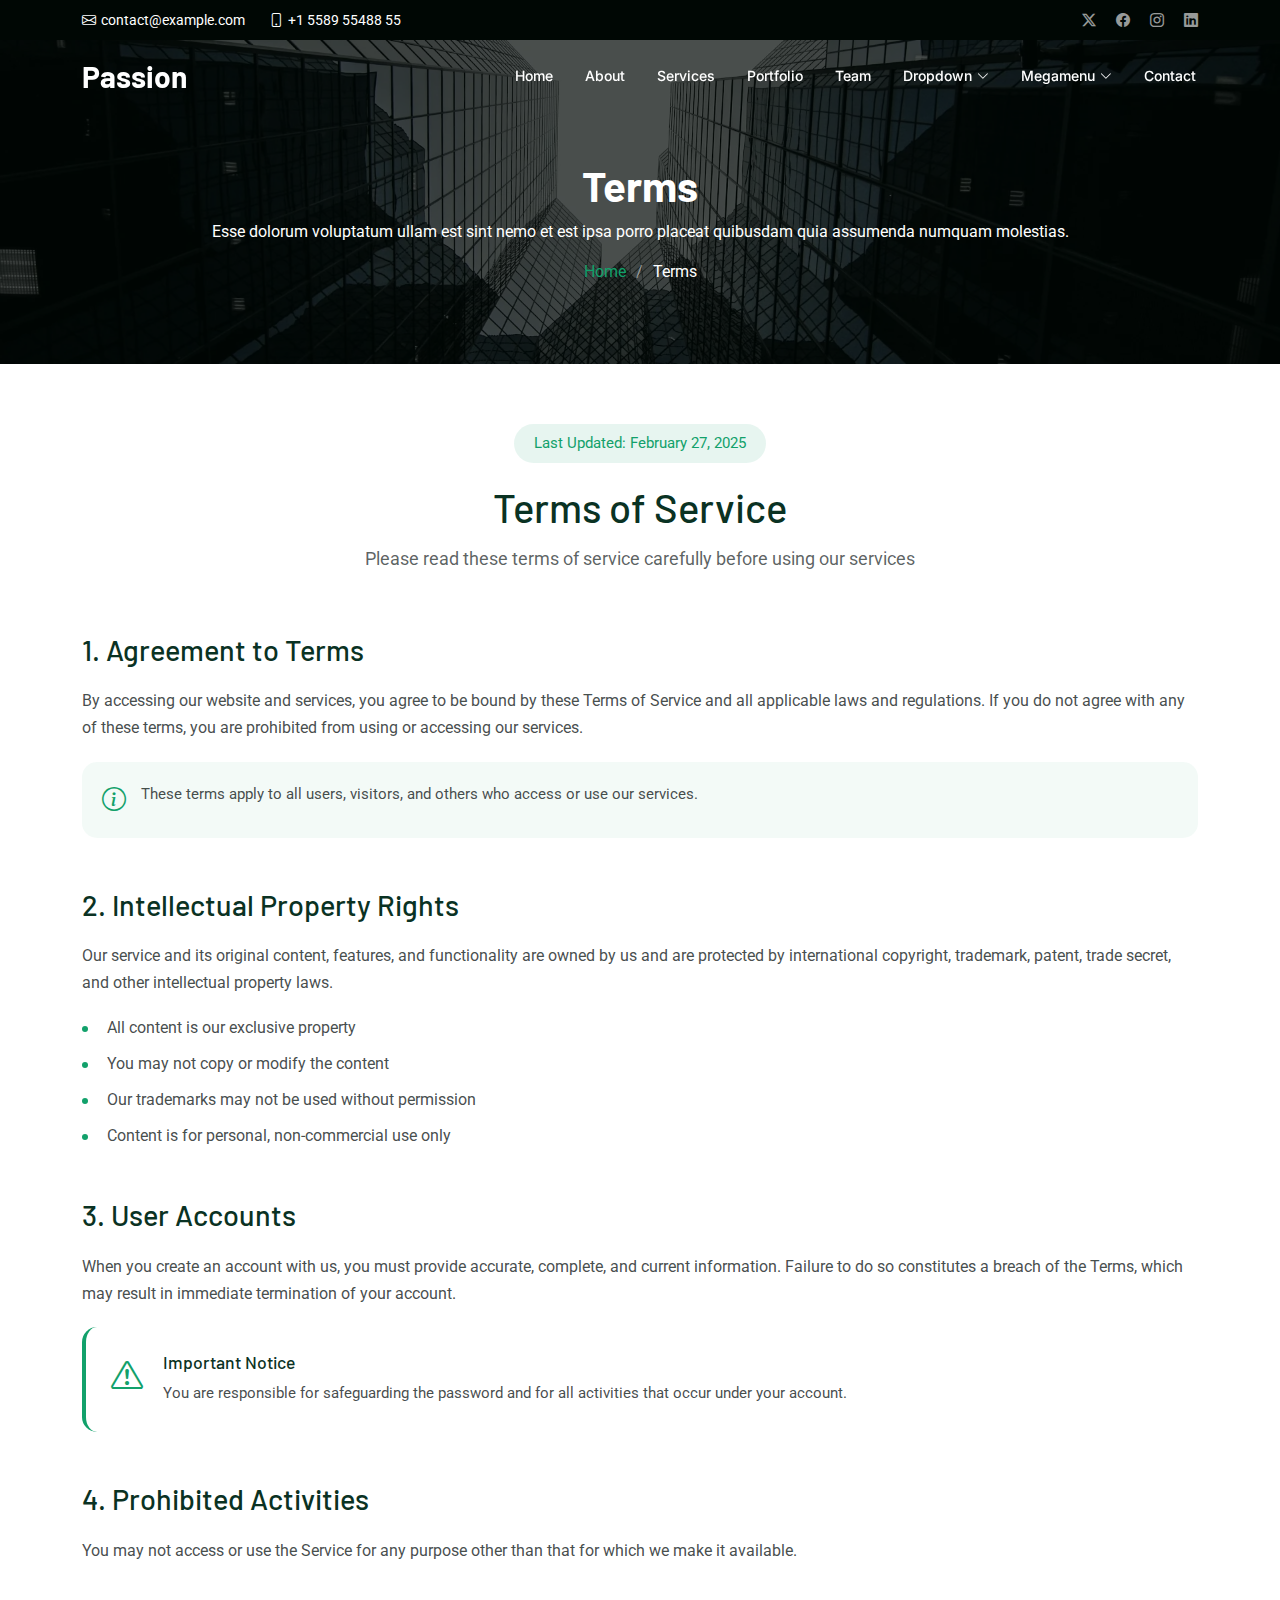
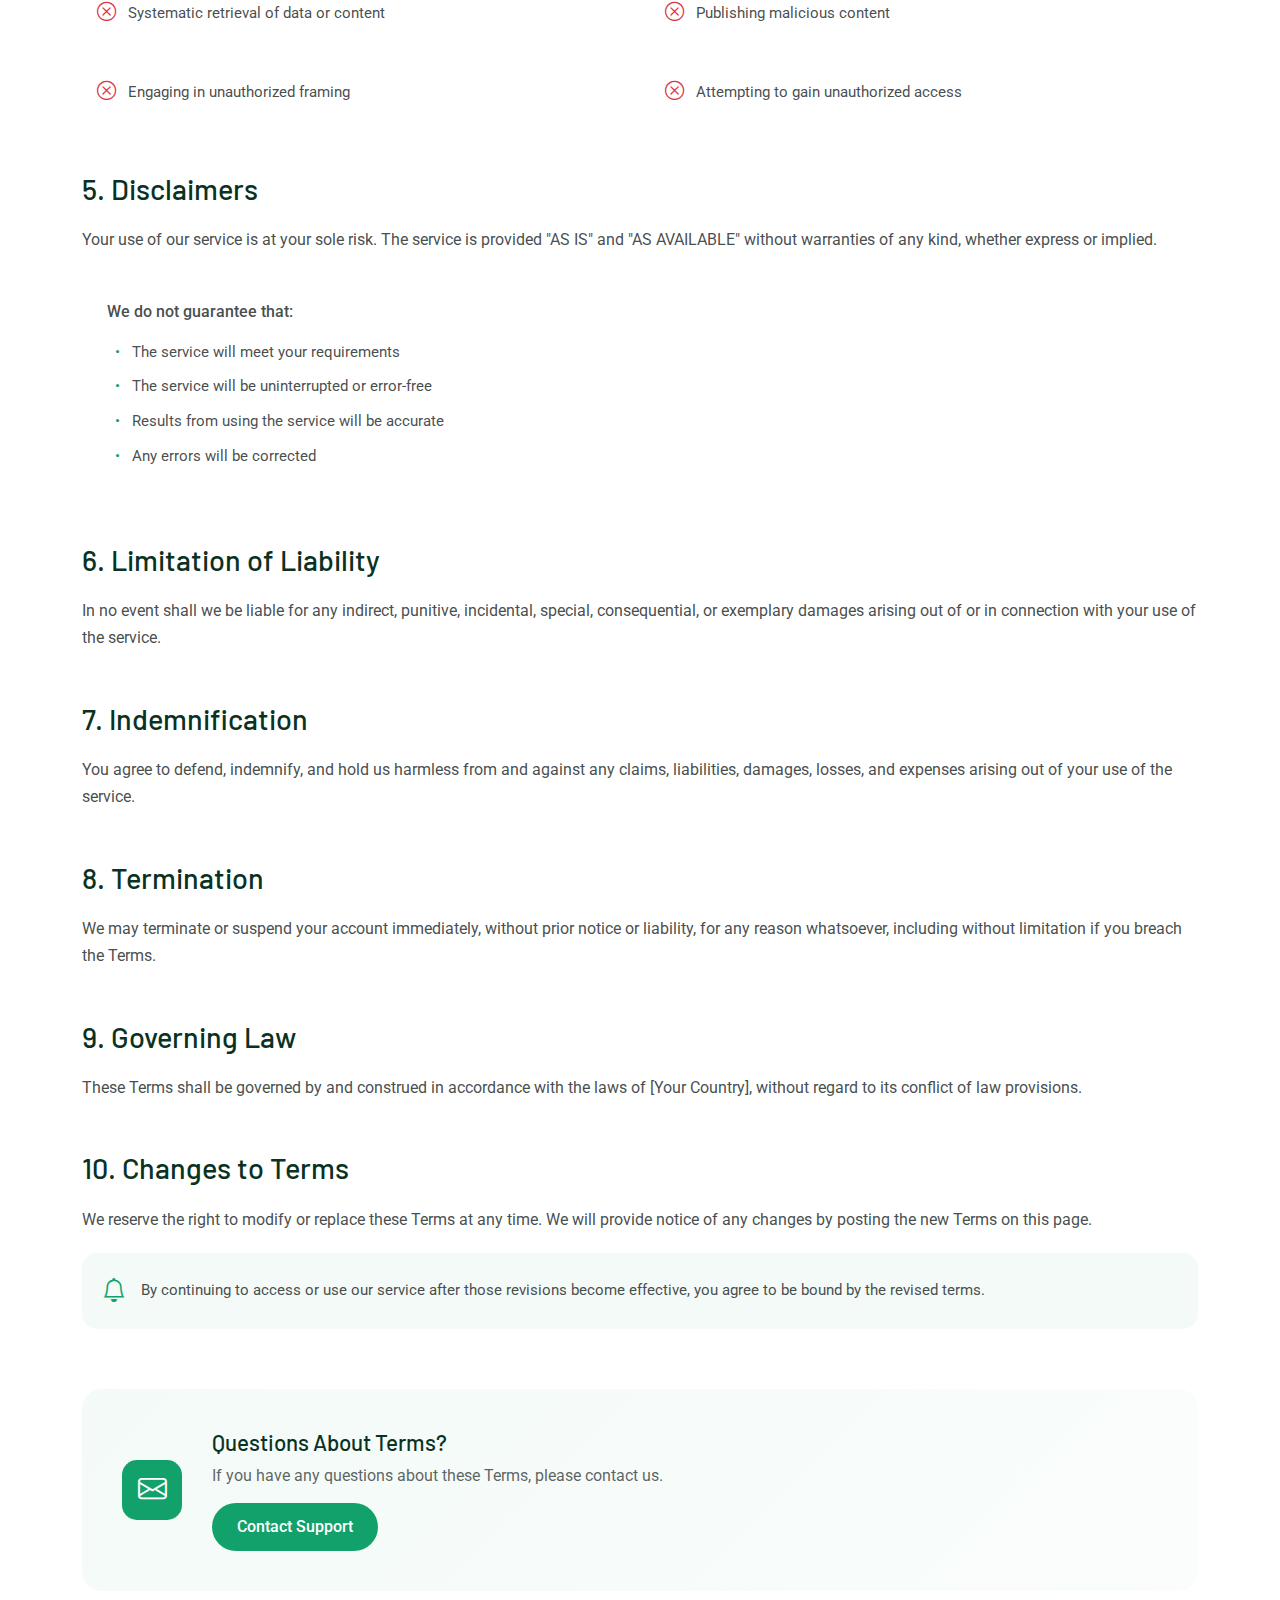
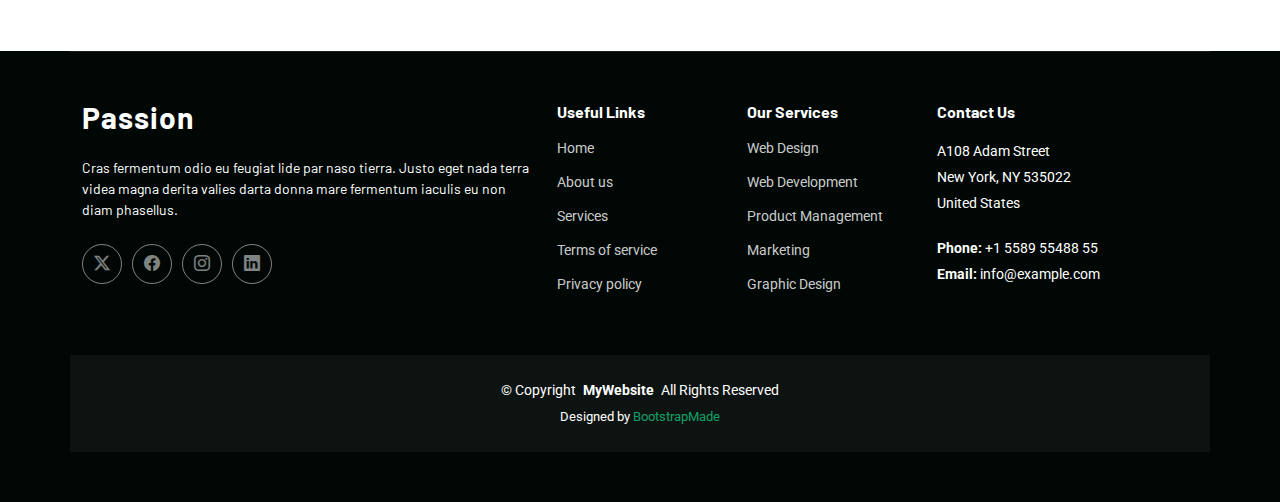
<file: terms.html>
<!DOCTYPE html>
<html lang="en">

<head>
  <meta charset="utf-8">
  <meta content="width=device-width, initial-scale=1.0" name="viewport">
  <title>Terms - Passion Bootstrap Template</title>
  <meta name="description" content="">
  <meta name="keywords" content="">

  <!-- Favicons -->
  <link href="assets/img/favicon.png" rel="icon">
  <link href="assets/img/apple-touch-icon.png" rel="apple-touch-icon">

  <!-- Fonts -->
  <link href="https://fonts.googleapis.com" rel="preconnect">
  <link href="https://fonts.gstatic.com" rel="preconnect" crossorigin>
  <link href="https://fonts.googleapis.com/css2?family=Roboto:ital,wght@0,100;0,300;0,400;0,500;0,700;0,900;1,100;1,300;1,400;1,500;1,700;1,900&family=Inter:wght@100;200;300;400;500;600;700;800;900&family=Barlow:ital,wght@0,100;0,200;0,300;0,400;0,500;0,600;0,700;0,800;0,900;1,100;1,200;1,300;1,400;1,500;1,600;1,700;1,800;1,900&display=swap" rel="stylesheet">

  <!-- Vendor CSS Files -->
  <link href="assets/vendor/bootstrap/css/bootstrap.min.css" rel="stylesheet">
  <link href="assets/vendor/bootstrap-icons/bootstrap-icons.css" rel="stylesheet">
  <link href="assets/vendor/glightbox/css/glightbox.min.css" rel="stylesheet">
  <link href="assets/vendor/swiper/swiper-bundle.min.css" rel="stylesheet">

  <!-- Main CSS File -->
  <link href="assets/css/main.css" rel="stylesheet">

  <!-- =======================================================
  * Template Name: Passion
  * Template URL: https://bootstrapmade.com/passion-bootstrap-template/
  * Updated: Jul 21 2025 with Bootstrap v5.3.7
  * Author: BootstrapMade.com
  * License: https://bootstrapmade.com/license/
  ======================================================== -->
</head>

<body class="terms-page">

  <header id="header" class="header fixed-top">

    <div class="topbar d-flex align-items-center dark-background">
      <div class="container d-flex justify-content-center justify-content-md-between">
        <div class="contact-info d-flex align-items-center">
          <i class="bi bi-envelope d-flex align-items-center"><a href="mailto:contact@example.com">contact@example.com</a></i>
          <i class="bi bi-phone d-flex align-items-center ms-4"><span>+1 5589 55488 55</span></i>
        </div>
        <div class="social-links d-none d-md-flex align-items-center">
          <a href="#" class="twitter"><i class="bi bi-twitter-x"></i></a>
          <a href="#" class="facebook"><i class="bi bi-facebook"></i></a>
          <a href="#" class="instagram"><i class="bi bi-instagram"></i></a>
          <a href="#" class="linkedin"><i class="bi bi-linkedin"></i></a>
        </div>
      </div>
    </div><!-- End Top Bar -->

    <div class="branding d-flex align-items-cente">

      <div class="container position-relative d-flex align-items-center justify-content-between">
        <a href="index.html" class="logo d-flex align-items-center">
          <!-- Uncomment the line below if you also wish to use an image logo -->
          <!-- <img src="assets/img/logo.webp" alt=""> -->
          <h1 class="sitename">Passion</h1>
        </a>

        <nav id="navmenu" class="navmenu">
          <ul>
            <li><a href="#hero">Home</a></li>
            <li><a href="#about">About</a></li>
            <li><a href="#services">Services</a></li>
            <li><a href="#portfolio">Portfolio</a></li>
            <li><a href="#team">Team</a></li>
            <li class="dropdown"><a href="#"><span>Dropdown</span> <i class="bi bi-chevron-down toggle-dropdown"></i></a>
              <ul>
                <li><a href="#">Dropdown 1</a></li>
                <li class="dropdown"><a href="#"><span>Deep Dropdown</span> <i class="bi bi-chevron-down toggle-dropdown"></i></a>
                  <ul>
                    <li><a href="#">Deep Dropdown 1</a></li>
                    <li><a href="#">Deep Dropdown 2</a></li>
                    <li><a href="#">Deep Dropdown 3</a></li>
                    <li><a href="#">Deep Dropdown 4</a></li>
                    <li><a href="#">Deep Dropdown 5</a></li>
                  </ul>
                </li>
                <li><a href="#">Dropdown 2</a></li>
                <li><a href="#">Dropdown 3</a></li>
                <li><a href="#">Dropdown 4</a></li>
              </ul>
            </li>

            <!-- Megamenu 2 -->
            <li class="megamenu-2"><a href="#"><span>Megamenu</span> <i class="bi bi-chevron-down toggle-dropdown"></i></a>

              <!-- Mobile Megamenu -->
              <ul class="mobile-megamenu">

                <li><a href="#">Product Analytics</a></li>
                <li><a href="#">Customer Insights</a></li>
                <li><a href="#">Market Research</a></li>

                <li class="dropdown"><a href="#"><span>Enterprise Software</span> <i class="bi bi-chevron-down toggle-dropdown"></i></a>
                  <ul>
                    <li><a href="#">CRM Solutions</a></li>
                    <li><a href="#">ERP Systems</a></li>
                    <li><a href="#">Workflow Automation</a></li>
                    <li><a href="#">Document Management</a></li>
                    <li><a href="#">Business Intelligence</a></li>
                    <li><a href="#">Integration Platform</a></li>
                  </ul>
                </li>

                <li class="dropdown"><a href="#"><span>Development Tools</span> <i class="bi bi-chevron-down toggle-dropdown"></i></a>
                  <ul>
                    <li><a href="#">Code Editors</a></li>
                    <li><a href="#">Version Control</a></li>
                    <li><a href="#">Testing Frameworks</a></li>
                    <li><a href="#">Deployment Tools</a></li>
                    <li><a href="#">API Management</a></li>
                    <li><a href="#">Performance Monitoring</a></li>
                  </ul>
                </li>

                <li class="dropdown"><a href="#"><span>Creative Suite</span> <i class="bi bi-chevron-down toggle-dropdown"></i></a>
                  <ul>
                    <li><a href="#">Design Software</a></li>
                    <li><a href="#">Video Editing</a></li>
                    <li><a href="#">Audio Production</a></li>
                    <li><a href="#">Animation Tools</a></li>
                    <li><a href="#">Photo Editing</a></li>
                    <li><a href="#">3D Modeling</a></li>
                  </ul>
                </li>

                <li class="dropdown"><a href="#"><span>Resources</span> <i class="bi bi-chevron-down toggle-dropdown"></i></a>
                  <ul>
                    <li><a href="#">Documentation</a></li>
                    <li><a href="#">Tutorials</a></li>
                    <li><a href="#">Community</a></li>
                    <li><a href="#">Blog Posts</a></li>
                  </ul>
                </li>

              </ul><!-- End Mobile Megamenu -->

              <!-- Desktop Megamenu -->
              <div class="desktop-megamenu">

                <div class="tab-navigation">
                  <ul class="nav nav-tabs flex-column" id="2190-megamenu-tabs" role="tablist">
                    <li class="nav-item" role="presentation">
                      <button class="nav-link active" id="2190-tab-1-tab" data-bs-toggle="tab" data-bs-target="#2190-tab-1" type="button" role="tab" aria-controls="2190-tab-1" aria-selected="true">
                        <i class="bi bi-building-gear"></i>
                        <span>Enterprise Software</span>
                      </button>
                    </li>
                    <li class="nav-item" role="presentation">
                      <button class="nav-link" id="2190-tab-2-tab" data-bs-toggle="tab" data-bs-target="#2190-tab-2" type="button" role="tab" aria-controls="2190-tab-2" aria-selected="false">
                        <i class="bi bi-code-slash"></i>
                        <span>Development Tools</span>
                      </button>
                    </li>
                    <li class="nav-item" role="presentation">
                      <button class="nav-link" id="2190-tab-3-tab" data-bs-toggle="tab" data-bs-target="#2190-tab-3" type="button" role="tab" aria-controls="2190-tab-3" aria-selected="false">
                        <i class="bi bi-palette"></i>
                        <span>Creative Suite</span>
                      </button>
                    </li>
                    <li class="nav-item" role="presentation">
                      <button class="nav-link" id="2190-tab-4-tab" data-bs-toggle="tab" data-bs-target="#2190-tab-4" type="button" role="tab" aria-controls="2190-tab-4" aria-selected="false">
                        <i class="bi bi-journal-text"></i>
                        <span>Resources</span>
                      </button>
                    </li>
                  </ul>
                </div>

                <div class="tab-content">

                  <!-- Enterprise Software Tab -->
                  <div class="tab-pane fade show active" id="2190-tab-1" role="tabpanel" aria-labelledby="2190-tab-1-tab">
                    <div class="content-grid">
                      <div class="product-section">
                        <h4>Core Solutions</h4>
                        <div class="product-list">
                          <a href="#" class="product-link">
                            <i class="bi bi-people"></i>
                            <div>
                              <span>CRM Solutions</span>
                              <small>Manage customer relationships effectively</small>
                            </div>
                          </a>
                          <a href="#" class="product-link">
                            <i class="bi bi-diagram-3"></i>
                            <div>
                              <span>ERP Systems</span>
                              <small>Integrate all business processes</small>
                            </div>
                          </a>
                          <a href="#" class="product-link">
                            <i class="bi bi-gear-wide"></i>
                            <div>
                              <span>Workflow Automation</span>
                              <small>Streamline repetitive tasks</small>
                            </div>
                          </a>
                        </div>
                      </div>

                      <div class="product-section">
                        <h4>Data &amp; Analytics</h4>
                        <div class="product-list">
                          <a href="#" class="product-link">
                            <i class="bi bi-file-earmark-text"></i>
                            <div>
                              <span>Document Management</span>
                              <small>Organize and secure documents</small>
                            </div>
                          </a>
                          <a href="#" class="product-link">
                            <i class="bi bi-bar-chart"></i>
                            <div>
                              <span>Business Intelligence</span>
                              <small>Make data-driven decisions</small>
                            </div>
                          </a>
                          <a href="#" class="product-link">
                            <i class="bi bi-share"></i>
                            <div>
                              <span>Integration Platform</span>
                              <small>Connect all your systems</small>
                            </div>
                          </a>
                        </div>
                      </div>
                    </div>

                    <div class="featured-banner">
                      <div class="banner-content">
                        <img src="assets/img/misc/misc-7.webp" alt="Enterprise Solutions" class="banner-image">
                        <div class="banner-info">
                          <h5>Enterprise Package</h5>
                          <p>Comprehensive business management solution with advanced features and 24/7 support.</p>
                          <a href="#" class="cta-btn">Get Started <i class="bi bi-arrow-right"></i></a>
                        </div>
                      </div>
                    </div>
                  </div>

                  <!-- Development Tools Tab -->
                  <div class="tab-pane fade" id="2190-tab-2" role="tabpanel" aria-labelledby="2190-tab-2-tab">
                    <div class="content-grid">
                      <div class="product-section">
                        <h4>Code &amp; Build</h4>
                        <div class="product-list">
                          <a href="#" class="product-link">
                            <i class="bi bi-code-square"></i>
                            <div>
                              <span>Code Editors</span>
                              <small>Advanced development environment</small>
                            </div>
                          </a>
                          <a href="#" class="product-link">
                            <i class="bi bi-git"></i>
                            <div>
                              <span>Version Control</span>
                              <small>Track changes and collaborate</small>
                            </div>
                          </a>
                          <a href="#" class="product-link">
                            <i class="bi bi-check2-square"></i>
                            <div>
                              <span>Testing Frameworks</span>
                              <small>Ensure code quality</small>
                            </div>
                          </a>
                        </div>
                      </div>

                      <div class="product-section">
                        <h4>Deploy &amp; Monitor</h4>
                        <div class="product-list">
                          <a href="#" class="product-link">
                            <i class="bi bi-cloud-upload"></i>
                            <div>
                              <span>Deployment Tools</span>
                              <small>Seamless application deployment</small>
                            </div>
                          </a>
                          <a href="#" class="product-link">
                            <i class="bi bi-api"></i>
                            <div>
                              <span>API Management</span>
                              <small>Design and manage APIs</small>
                            </div>
                          </a>
                          <a href="#" class="product-link">
                            <i class="bi bi-speedometer2"></i>
                            <div>
                              <span>Performance Monitoring</span>
                              <small>Track application performance</small>
                            </div>
                          </a>
                        </div>
                      </div>
                    </div>

                    <div class="featured-banner">
                      <div class="banner-content">
                        <img src="assets/img/misc/misc-12.webp" alt="Development Tools" class="banner-image">
                        <div class="banner-info">
                          <h5>Developer Suite</h5>
                          <p>Complete toolkit for modern development teams with integrated CI/CD pipelines.</p>
                          <a href="#" class="cta-btn">Explore Tools <i class="bi bi-arrow-right"></i></a>
                        </div>
                      </div>
                    </div>
                  </div>

                  <!-- Creative Suite Tab -->
                  <div class="tab-pane fade" id="2190-tab-3" role="tabpanel" aria-labelledby="2190-tab-3-tab">
                    <div class="content-grid">
                      <div class="product-section">
                        <h4>Design &amp; Visual</h4>
                        <div class="product-list">
                          <a href="#" class="product-link">
                            <i class="bi bi-brush"></i>
                            <div>
                              <span>Design Software</span>
                              <small>Professional graphic design tools</small>
                            </div>
                          </a>
                          <a href="#" class="product-link">
                            <i class="bi bi-camera-video"></i>
                            <div>
                              <span>Video Editing</span>
                              <small>Professional video production</small>
                            </div>
                          </a>
                          <a href="#" class="product-link">
                            <i class="bi bi-image"></i>
                            <div>
                              <span>Photo Editing</span>
                              <small>Advanced image manipulation</small>
                            </div>
                          </a>
                        </div>
                      </div>

                      <div class="product-section">
                        <h4>Media Production</h4>
                        <div class="product-list">
                          <a href="#" class="product-link">
                            <i class="bi bi-music-note"></i>
                            <div>
                              <span>Audio Production</span>
                              <small>Professional audio editing</small>
                            </div>
                          </a>
                          <a href="#" class="product-link">
                            <i class="bi bi-play-circle"></i>
                            <div>
                              <span>Animation Tools</span>
                              <small>Create stunning animations</small>
                            </div>
                          </a>
                          <a href="#" class="product-link">
                            <i class="bi bi-box"></i>
                            <div>
                              <span>3D Modeling</span>
                              <small>Advanced 3D design software</small>
                            </div>
                          </a>
                        </div>
                      </div>
                    </div>

                    <div class="featured-banner">
                      <div class="banner-content">
                        <img src="assets/img/misc/misc-5.webp" alt="Creative Suite" class="banner-image">
                        <div class="banner-info">
                          <h5>Creative Pro</h5>
                          <p>Everything you need for creative projects, from concept to final production.</p>
                          <a href="#" class="cta-btn">Start Creating <i class="bi bi-arrow-right"></i></a>
                        </div>
                      </div>
                    </div>
                  </div>

                  <!-- Resources Tab -->
                  <div class="tab-pane fade" id="2190-tab-4" role="tabpanel" aria-labelledby="2190-tab-4-tab">
                    <div class="resources-layout">
                      <div class="resource-categories">
                        <div class="resource-category">
                          <i class="bi bi-book"></i>
                          <h5>Documentation</h5>
                          <p>Comprehensive guides and API references for all our products and services.</p>
                          <a href="#" class="resource-link">Browse Docs <i class="bi bi-arrow-right"></i></a>
                        </div>
                        <div class="resource-category">
                          <i class="bi bi-play-circle"></i>
                          <h5>Video Tutorials</h5>
                          <p>Step-by-step video guides to help you get the most out of our solutions.</p>
                          <a href="#" class="resource-link">Watch Tutorials <i class="bi bi-arrow-right"></i></a>
                        </div>
                        <div class="resource-category">
                          <i class="bi bi-chat-square-dots"></i>
                          <h5>Community Forum</h5>
                          <p>Connect with other users, share tips, and get answers to your questions.</p>
                          <a href="#" class="resource-link">Join Community <i class="bi bi-arrow-right"></i></a>
                        </div>
                        <div class="resource-category">
                          <i class="bi bi-newspaper"></i>
                          <h5>Blog &amp; Articles</h5>
                          <p>Latest insights, best practices, and industry trends from our experts.</p>
                          <a href="#" class="resource-link">Read Blog <i class="bi bi-arrow-right"></i></a>
                        </div>
                      </div>
                    </div>
                  </div>

                </div>

              </div><!-- End Desktop Megamenu -->

            </li><!-- End Megamenu 2 -->

            <li><a href="#contact">Contact</a></li>

          </ul>
          <i class="mobile-nav-toggle d-xl-none bi bi-list"></i>
        </nav>

      </div>

    </div>

  </header>

  <main class="main">

    <!-- Page Title -->
    <div class="page-title dark-background" style="background-image: url(assets/img/bg/bg-14.webp);">
      <div class="container position-relative">
        <h1>Terms</h1>
        <p>Esse dolorum voluptatum ullam est sint nemo et est ipsa porro placeat quibusdam quia assumenda numquam molestias.</p>
        <nav class="breadcrumbs">
          <ol>
            <li><a href="index.html">Home</a></li>
            <li class="current">Terms</li>
          </ol>
        </nav>
      </div>
    </div><!-- End Page Title -->

    <!-- Terms Of Service Section -->
    <section id="terms-of-service" class="terms-of-service section">

      <div class="container">
        <!-- Page Header -->
        <div class="tos-header text-center">
          <span class="last-updated">Last Updated: February 27, 2025</span>
          <h2>Terms of Service</h2>
          <p>Please read these terms of service carefully before using our services</p>
        </div>

        <!-- Content -->
        <div class="tos-content">
          <!-- Agreement Section -->
          <div id="agreement" class="content-section">
            <h3>1. Agreement to Terms</h3>
            <p>By accessing our website and services, you agree to be bound by these Terms of Service and all applicable laws and regulations. If you do not agree with any of these terms, you are prohibited from using or accessing our services.</p>
            <div class="info-box">
              <i class="bi bi-info-circle"></i>
              <p>These terms apply to all users, visitors, and others who access or use our services.</p>
            </div>
          </div>

          <!-- Intellectual Property -->
          <div id="intellectual-property" class="content-section">
            <h3>2. Intellectual Property Rights</h3>
            <p>Our service and its original content, features, and functionality are owned by us and are protected by international copyright, trademark, patent, trade secret, and other intellectual property laws.</p>
            <ul class="list-items">
              <li>All content is our exclusive property</li>
              <li>You may not copy or modify the content</li>
              <li>Our trademarks may not be used without permission</li>
              <li>Content is for personal, non-commercial use only</li>
            </ul>
          </div>

          <!-- User Accounts -->
          <div id="user-accounts" class="content-section">
            <h3>3. User Accounts</h3>
            <p>When you create an account with us, you must provide accurate, complete, and current information. Failure to do so constitutes a breach of the Terms, which may result in immediate termination of your account.</p>
            <div class="alert-box">
              <i class="bi bi-exclamation-triangle"></i>
              <div class="alert-content">
                <h5>Important Notice</h5>
                <p>You are responsible for safeguarding the password and for all activities that occur under your account.</p>
              </div>
            </div>
          </div>

          <!-- Prohibited Activities -->
          <div id="prohibited" class="content-section">
            <h3>4. Prohibited Activities</h3>
            <p>You may not access or use the Service for any purpose other than that for which we make it available.</p>
            <div class="prohibited-list">
              <div class="prohibited-item">
                <i class="bi bi-x-circle"></i>
                <span>Systematic retrieval of data or content</span>
              </div>
              <div class="prohibited-item">
                <i class="bi bi-x-circle"></i>
                <span>Publishing malicious content</span>
              </div>
              <div class="prohibited-item">
                <i class="bi bi-x-circle"></i>
                <span>Engaging in unauthorized framing</span>
              </div>
              <div class="prohibited-item">
                <i class="bi bi-x-circle"></i>
                <span>Attempting to gain unauthorized access</span>
              </div>
            </div>
          </div>

          <!-- Disclaimers -->
          <div id="disclaimer" class="content-section">
            <h3>5. Disclaimers</h3>
            <p>Your use of our service is at your sole risk. The service is provided "AS IS" and "AS AVAILABLE" without warranties of any kind, whether express or implied.</p>
            <div class="disclaimer-box">
              <p>We do not guarantee that:</p>
              <ul>
                <li>The service will meet your requirements</li>
                <li>The service will be uninterrupted or error-free</li>
                <li>Results from using the service will be accurate</li>
                <li>Any errors will be corrected</li>
              </ul>
            </div>
          </div>

          <!-- Limitation of Liability -->
          <div id="limitation" class="content-section">
            <h3>6. Limitation of Liability</h3>
            <p>In no event shall we be liable for any indirect, punitive, incidental, special, consequential, or exemplary damages arising out of or in connection with your use of the service.</p>
          </div>

          <!-- Indemnification -->
          <div id="indemnification" class="content-section">
            <h3>7. Indemnification</h3>
            <p>You agree to defend, indemnify, and hold us harmless from and against any claims, liabilities, damages, losses, and expenses arising out of your use of the service.</p>
          </div>

          <!-- Termination -->
          <div id="termination" class="content-section">
            <h3>8. Termination</h3>
            <p>We may terminate or suspend your account immediately, without prior notice or liability, for any reason whatsoever, including without limitation if you breach the Terms.</p>
          </div>

          <!-- Governing Law -->
          <div id="governing-law" class="content-section">
            <h3>9. Governing Law</h3>
            <p>These Terms shall be governed by and construed in accordance with the laws of [Your Country], without regard to its conflict of law provisions.</p>
          </div>

          <!-- Changes -->
          <div id="changes" class="content-section">
            <h3>10. Changes to Terms</h3>
            <p>We reserve the right to modify or replace these Terms at any time. We will provide notice of any changes by posting the new Terms on this page.</p>
            <div class="notice-box">
              <i class="bi bi-bell"></i>
              <p>By continuing to access or use our service after those revisions become effective, you agree to be bound by the revised terms.</p>
            </div>
          </div>
        </div>

        <!-- Contact Section -->
        <div class="tos-contact">
          <div class="contact-box">
            <div class="contact-icon">
              <i class="bi bi-envelope"></i>
            </div>
            <div class="contact-content">
              <h4>Questions About Terms?</h4>
              <p>If you have any questions about these Terms, please contact us.</p>
              <a href="#" class="contact-link">Contact Support</a>
            </div>
          </div>
        </div>
      </div>

    </section><!-- /Terms Of Service Section -->

  </main>

  <footer id="footer" class="footer position-relative dark-background">

    <div class="container footer-top">
      <div class="row gy-4">
        <div class="col-lg-5 col-md-12 footer-about">
          <a href="index.html" class="logo d-flex align-items-center">
            <span class="sitename">Passion</span>
          </a>
          <p>Cras fermentum odio eu feugiat lide par naso tierra. Justo eget nada terra videa magna derita valies darta donna mare fermentum iaculis eu non diam phasellus.</p>
          <div class="social-links d-flex mt-4">
            <a href=""><i class="bi bi-twitter-x"></i></a>
            <a href=""><i class="bi bi-facebook"></i></a>
            <a href=""><i class="bi bi-instagram"></i></a>
            <a href=""><i class="bi bi-linkedin"></i></a>
          </div>
        </div>

        <div class="col-lg-2 col-6 footer-links">
          <h4>Useful Links</h4>
          <ul>
            <li><a href="#">Home</a></li>
            <li><a href="#">About us</a></li>
            <li><a href="#">Services</a></li>
            <li><a href="#">Terms of service</a></li>
            <li><a href="#">Privacy policy</a></li>
          </ul>
        </div>

        <div class="col-lg-2 col-6 footer-links">
          <h4>Our Services</h4>
          <ul>
            <li><a href="#">Web Design</a></li>
            <li><a href="#">Web Development</a></li>
            <li><a href="#">Product Management</a></li>
            <li><a href="#">Marketing</a></li>
            <li><a href="#">Graphic Design</a></li>
          </ul>
        </div>

        <div class="col-lg-3 col-md-12 footer-contact text-center text-md-start">
          <h4>Contact Us</h4>
          <p>A108 Adam Street</p>
          <p>New York, NY 535022</p>
          <p>United States</p>
          <p class="mt-4"><strong>Phone:</strong> <span>+1 5589 55488 55</span></p>
          <p><strong>Email:</strong> <span>info@example.com</span></p>
        </div>

      </div>
    </div>

    <div class="container copyright text-center mt-4">
      <p>© <span>Copyright</span> <strong class="px-1 sitename">MyWebsite</strong> <span>All Rights Reserved</span></p>
      <div class="credits">
        <!-- All the links in the footer should remain intact. -->
        <!-- You can delete the links only if you've purchased the pro version. -->
        <!-- Licensing information: https://bootstrapmade.com/license/ -->
        <!-- Purchase the pro version with working PHP/AJAX contact form: [buy-url] -->
        Designed by <a href="https://bootstrapmade.com/">BootstrapMade</a>
      </div>
    </div>

  </footer>

  <!-- Scroll Top -->
  <a href="#" id="scroll-top" class="scroll-top d-flex align-items-center justify-content-center"><i class="bi bi-arrow-up-short"></i></a>

  <!-- Preloader -->
  <div id="preloader">
    <div></div>
    <div></div>
    <div></div>
    <div></div>
  </div>

  <!-- Vendor JS Files -->
  <script src="assets/vendor/bootstrap/js/bootstrap.bundle.min.js"></script>
  <script src="assets/vendor/php-email-form/validate.js"></script>
  <script src="assets/vendor/glightbox/js/glightbox.min.js"></script>
  <script src="assets/vendor/purecounter/purecounter_vanilla.js"></script>
  <script src="assets/vendor/swiper/swiper-bundle.min.js"></script>
  <script src="assets/vendor/imagesloaded/imagesloaded.pkgd.min.js"></script>
  <script src="assets/vendor/isotope-layout/isotope.pkgd.min.js"></script>

  <!-- Main JS File -->
  <script src="assets/js/main.js"></script>

</body>

</html>
</file>
<file: assets/css/main.css>
/**
* Template Name: Passion
* Template URL: https://bootstrapmade.com/passion-bootstrap-template/
* Updated: Jul 21 2025 with Bootstrap v5.3.7
* Author: BootstrapMade.com
* License: https://bootstrapmade.com/license/
*/

@charset "UTF-8";

/*--------------------------------------------------------------
# Font & Color Variables
# Help: https://bootstrapmade.com/color-system/
--------------------------------------------------------------*/
/* Fonts */
:root {
  --default-font: "Roboto",  system-ui, -apple-system, "Segoe UI", Roboto, "Helvetica Neue", Arial, "Noto Sans", "Liberation Sans", sans-serif, "Apple Color Emoji", "Segoe UI Emoji", "Segoe UI Symbol", "Noto Color Emoji";
  --heading-font: "Barlow",  sans-serif;
  --nav-font: "Inter",  sans-serif;
}

/* Global Colors - The following color variables are used throughout the website. Updating them here will change the color scheme of the entire website */
:root { 
  --background-color: #ffffff; /* Background color for the entire website, including individual sections */
  --default-color: #14201c; /* Default color used for the majority of the text content across the entire website */
  --heading-color: #0a3223; /* Color for headings, subheadings and title throughout the website */
  --accent-color: #12a16b; /* Accent color that represents your brand on the website. It's used for buttons, links, and other elements that need to stand out */
  --surface-color: #ffffff; /* The surface color is used as a background of boxed elements within sections, such as cards, icon boxes, or other elements that require a visual separation from the global background. */
  --contrast-color: #ffffff; /* Contrast color for text, ensuring readability against backgrounds of accent, heading, or default colors. */
}

/* Nav Menu Colors - The following color variables are used specifically for the navigation menu. They are separate from the global colors to allow for more customization options */
:root {
  --nav-color: #ffffff;  /* The default color of the main navmenu links */
  --nav-hover-color: #12a16b; /* Applied to main navmenu links when they are hovered over or active */
  --nav-mobile-background-color: #ffffff; /* Used as the background color for mobile navigation menu */
  --nav-dropdown-background-color: #ffffff; /* Used as the background color for dropdown items that appear when hovering over primary navigation items */
  --nav-dropdown-color: #14201c; /* Used for navigation links of the dropdown items in the navigation menu. */
  --nav-dropdown-hover-color: #12a16b; /* Similar to --nav-hover-color, this color is applied to dropdown navigation links when they are hovered over. */
}

/* Color Presets - These classes override global colors when applied to any section or element, providing reuse of the sam color scheme. */

.light-background {
  --background-color: #f4f9f7;
  --surface-color: #ffffff;
}

.dark-background {
  --background-color: #000704;
  --default-color: #ffffff;
  --heading-color: #ffffff;
  --surface-color: #28323a;
  --contrast-color: #ffffff;
}

/* Smooth scroll */
:root {
  scroll-behavior: smooth;
}

/*--------------------------------------------------------------
# General Styling & Shared Classes
--------------------------------------------------------------*/
body {
  color: var(--default-color);
  background-color: var(--background-color);
  font-family: var(--default-font);
}

a {
  color: var(--accent-color);
  text-decoration: none;
  transition: 0.3s;
}

a:hover {
  color: color-mix(in srgb, var(--accent-color), transparent 25%);
  text-decoration: none;
}

h1,
h2,
h3,
h4,
h5,
h6 {
  color: var(--heading-color);
  font-family: var(--heading-font);
}

/* PHP Email Form Messages
------------------------------*/
.php-email-form .error-message {
  display: none;
  background: #df1529;
  color: #ffffff;
  text-align: left;
  padding: 15px;
  margin-bottom: 24px;
  font-weight: 600;
}

.php-email-form .sent-message {
  display: none;
  color: #ffffff;
  background: #059652;
  text-align: center;
  padding: 15px;
  margin-bottom: 24px;
  font-weight: 600;
}

.php-email-form .loading {
  display: none;
  background: var(--surface-color);
  text-align: center;
  padding: 15px;
  margin-bottom: 24px;
}

.php-email-form .loading:before {
  content: "";
  display: inline-block;
  border-radius: 50%;
  width: 24px;
  height: 24px;
  margin: 0 10px -6px 0;
  border: 3px solid var(--accent-color);
  border-top-color: var(--surface-color);
  animation: php-email-form-loading 1s linear infinite;
}

@keyframes php-email-form-loading {
  0% {
    transform: rotate(0deg);
  }

  100% {
    transform: rotate(360deg);
  }
}

/*--------------------------------------------------------------
# Global Header
--------------------------------------------------------------*/
.header {
  --background-color: rgba(0, 0, 0, 0);
  --heading-color: #ffffff;
  --surface-color: rgba(255, 255, 255, 0.085);
  color: var(--default-color);
  transition: all 0.5s;
  z-index: 997;
  background-color: var(--background-color);
}

.header .topbar {
  background-color: var(--background-color);
  height: 40px;
  padding: 0;
  font-size: 14px;
  transition: all 0.5s;
}

.header .topbar .contact-info i {
  font-style: normal;
  color: var(--contrast-color);
}

.header .topbar .contact-info i a,
.header .topbar .contact-info i span {
  padding-left: 5px;
  color: var(--contrast-color);
}

@media (max-width: 575px) {

  .header .topbar .contact-info i a,
  .header .topbar .contact-info i span {
    font-size: 13px;
  }
}

.header .topbar .contact-info i a {
  line-height: 0;
  transition: 0.3s;
}

.header .topbar .contact-info i a:hover {
  color: var(--contrast-color);
  text-decoration: underline;
}

.header .topbar .social-links a {
  color: color-mix(in srgb, var(--contrast-color), transparent 40%);
  line-height: 0;
  transition: 0.3s;
  margin-left: 20px;
}

.header .topbar .social-links a:hover {
  color: var(--contrast-color);
}

.header .branding {
  min-height: 60px;
  padding: 10px 0;
}

.header .logo {
  line-height: 1;
}

.header .logo img {
  max-height: 80px;
  
}

.header .logo h1 {
  font-size: 30px;
  margin: 0;
  font-weight: 700;
  color: var(--heading-color);
}

.scrolled .header {
  box-shadow: 0px 0 18px rgba(0, 0, 0, 0.1);
}

.scrolled .header .topbar {
  height: 0;
  visibility: hidden;
  overflow: hidden;
}

/* Global Header on Scroll
------------------------------*/
.scrolled .header {
  --background-color: rgba(7, 12, 16, 0.8);
}

/*--------------------------------------------------------------
# Navigation Menu
--------------------------------------------------------------*/
/* Desktop Navigation */
@media (min-width: 1200px) {
  .navmenu {
    padding: 0;
  }

  .navmenu ul {
    margin: 0;
    padding: 0;
    display: flex;
    list-style: none;
    align-items: center;
  }

  .navmenu li {
    position: relative;
  }

  .navmenu>ul>li {
    white-space: nowrap;
    padding: 15px 14px;
  }

  .navmenu>ul>li:last-child {
    padding-right: 0;
  }

  .navmenu a,
  .navmenu a:focus {
    color: var(--nav-color);
    font-size: 14px;
    padding: 0 2px;
    font-family: var(--nav-font);
    font-weight: 500;
    display: flex;
    align-items: center;
    justify-content: space-between;
    white-space: nowrap;
    transition: 0.3s;
    position: relative;
  }

  .navmenu a i,
  .navmenu a:focus i {
    font-size: 12px;
    line-height: 0;
    margin-left: 5px;
    transition: 0.3s;
  }

  .navmenu>ul>li>a:before {
    content: "";
    position: absolute;
    height: 2px;
    bottom: -6px;
    left: 0;
    background-color: var(--nav-hover-color);
    visibility: hidden;
    width: 0px;
    transition: all 0.3s ease-in-out 0s;
  }

  .navmenu a:hover:before,
  .navmenu li:hover>a:before,
  .navmenu .active:before {
    visibility: visible;
    width: 100%;
  }

  .navmenu li:hover>a,
  .navmenu .active,
  .navmenu .active:focus {
    color: color-mix(in srgb, var(--nav-color) 90%, white 15%);
  }

  .navmenu .dropdown ul {
    margin: 0;
    padding: 10px 0;
    background: var(--nav-dropdown-background-color);
    display: block;
    position: absolute;
    visibility: hidden;
    left: 14px;
    top: 130%;
    opacity: 0;
    transition: 0.3s;
    border-radius: 4px;
    z-index: 99;
    box-shadow: 0px 0px 30px rgba(0, 0, 0, 0.1);
  }

  .navmenu .dropdown ul li {
    min-width: 200px;
  }

  .navmenu .dropdown ul a {
    padding: 10px 20px;
    font-size: 15px;
    text-transform: none;
    color: var(--nav-dropdown-color);
  }

  .navmenu .dropdown ul a i {
    font-size: 12px;
  }

  .navmenu .dropdown ul a:hover,
  .navmenu .dropdown ul .active:hover,
  .navmenu .dropdown ul li:hover>a {
    color: var(--nav-dropdown-hover-color);
  }

  .navmenu .dropdown:hover>ul {
    opacity: 1;
    top: 100%;
    visibility: visible;
  }

  .navmenu .dropdown .dropdown ul {
    top: 0;
    left: -90%;
    visibility: hidden;
  }

  .navmenu .dropdown .dropdown:hover>ul {
    opacity: 1;
    top: 0;
    left: -100%;
    visibility: visible;
  }
}

/* Mobile Navigation */
@media (max-width: 1199px) {
  .mobile-nav-toggle {
    color: var(--nav-color);
    font-size: 28px;
    line-height: 0;
    margin-right: 10px;
    cursor: pointer;
    transition: color 0.3s;
  }

  .navmenu {
    padding: 0;
    z-index: 9997;
  }

  .navmenu ul {
    display: none;
    list-style: none;
    position: absolute;
    inset: 60px 20px 20px 20px;
    padding: 10px 0;
    margin: 0;
    border-radius: 6px;
    background-color: var(--nav-mobile-background-color);
    border: 1px solid color-mix(in srgb, var(--default-color), transparent 90%);
    box-shadow: none;
    overflow-y: auto;
    transition: 0.3s;
    z-index: 9998;
  }

  .navmenu a,
  .navmenu a:focus {
    color: var(--nav-dropdown-color);
    padding: 10px 20px;
    font-family: var(--nav-font);
    font-size: 17px;
    font-weight: 500;
    display: flex;
    align-items: center;
    justify-content: space-between;
    white-space: nowrap;
    transition: 0.3s;
  }

  .navmenu a i,
  .navmenu a:focus i {
    font-size: 12px;
    line-height: 0;
    margin-left: 5px;
    width: 30px;
    height: 30px;
    display: flex;
    align-items: center;
    justify-content: center;
    border-radius: 50%;
    transition: 0.3s;
    background-color: color-mix(in srgb, var(--accent-color), transparent 90%);
  }

  .navmenu a i:hover,
  .navmenu a:focus i:hover {
    background-color: var(--accent-color);
    color: var(--contrast-color);
  }

  .navmenu a:hover,
  .navmenu .active,
  .navmenu .active:focus {
    color: var(--nav-dropdown-hover-color);
  }

  .navmenu .active i,
  .navmenu .active:focus i {
    background-color: var(--accent-color);
    color: var(--contrast-color);
    transform: rotate(180deg);
  }

  .navmenu .dropdown ul {
    position: static;
    display: none;
    z-index: 99;
    padding: 10px 0;
    margin: 10px 20px;
    background-color: var(--nav-dropdown-background-color);
    transition: all 0.5s ease-in-out;
  }

  .navmenu .dropdown ul ul {
    background-color: rgba(33, 37, 41, 0.1);
  }

  .navmenu .dropdown>.dropdown-active {
    display: block;
    background-color: rgba(33, 37, 41, 0.03);
  }

  .mobile-nav-active {
    overflow: hidden;
  }

  .mobile-nav-active .mobile-nav-toggle {
    color: #fff;
    position: absolute;
    font-size: 32px;
    top: 15px;
    right: 15px;
    margin-right: 0;
    z-index: 9999;
  }

  .mobile-nav-active .navmenu {
    position: fixed;
    overflow: hidden;
    inset: 0;
    background: rgba(33, 37, 41, 0.8);
    transition: 0.3s;
  }

  .mobile-nav-active .navmenu>ul {
    display: block;
  }
}

/* Megamenu 2 - Desktop */
@media (min-width: 1200px) {
  .navmenu .megamenu-2 {
    position: static;
    /* Hide Mobile Megamenu in Desktop */
    /* Tab Navigation */
    /* Tab Content */
  }

  .navmenu .megamenu-2 .mobile-megamenu {
    display: none;
  }

  .navmenu .megamenu-2 .desktop-megamenu {
    background-color: var(--nav-dropdown-background-color);
    box-shadow: 0px 5px 20px rgba(0, 0, 0, 0.1);
    position: absolute;
    top: 130%;
    left: 0;
    right: 0;
    visibility: hidden;
    opacity: 0;
    transition: 0.3s;
    border-radius: 6px;
    z-index: 99;
    padding: 0;
    display: flex;
    max-height: 80vh;
    overflow: hidden;
  }

  .navmenu .megamenu-2:hover>.desktop-megamenu {
    opacity: 1;
    top: 100%;
    visibility: visible;
  }

  .navmenu .megamenu-2 .tab-navigation {
    width: 250px;
    background-color: color-mix(in srgb, var(--accent-color), transparent 97%);
    border-right: 1px solid color-mix(in srgb, var(--default-color), transparent 90%);
    padding: 25px 0;
    flex-shrink: 0;
  }

  .navmenu .megamenu-2 .tab-navigation .nav-tabs {
    border: none;
  }

  .navmenu .megamenu-2 .tab-navigation .nav-tabs .nav-item {
    width: 100%;
    padding-left: 10px;
  }

  .navmenu .megamenu-2 .tab-navigation .nav-tabs .nav-item .nav-link {
    display: flex;
    align-items: center;
    gap: 15px;
    padding: 18px 25px;
    border: none;
    width: 100%;
    background: transparent;
    transition: all 0.3s;
    border-left: 3px solid transparent;
    border-radius: 0;
    color: var(--nav-dropdown-color);
  }

  .navmenu .megamenu-2 .tab-navigation .nav-tabs .nav-item .nav-link:hover {
    background-color: color-mix(in srgb, var(--accent-color), transparent 94%);
    padding-left: 30px;
  }

  .navmenu .megamenu-2 .tab-navigation .nav-tabs .nav-item .nav-link.active {
    background-color: color-mix(in srgb, var(--accent-color), transparent 94%);
    border-left-color: var(--accent-color);
  }

  .navmenu .megamenu-2 .tab-navigation .nav-tabs .nav-item .nav-link.active i {
    color: var(--accent-color);
  }

  .navmenu .megamenu-2 .tab-navigation .nav-tabs .nav-item .nav-link.active span {
    color: var(--accent-color);
    font-weight: 600;
  }

  .navmenu .megamenu-2 .tab-navigation .nav-tabs .nav-item .nav-link i {
    font-size: 20px;
    transition: 0.3s;
    flex-shrink: 0;
  }

  .navmenu .megamenu-2 .tab-navigation .nav-tabs .nav-item .nav-link span {
    font-size: 15px;
    font-weight: 500;
    transition: 0.3s;
  }

  .navmenu .megamenu-2 .tab-content {
    flex: 1;
    padding: 30px;
    overflow-y: auto;
    /* Content Grid Layout */
    /* Featured Banner */
    /* Resources Layout */
  }

  .navmenu .megamenu-2 .tab-content .content-grid {
    display: grid;
    grid-template-columns: 1fr 1fr;
    gap: 40px;
    margin-bottom: 30px;
    align-items: start;
  }

  .navmenu .megamenu-2 .tab-content .content-grid .product-section h4 {
    color: var(--default-color);
    font-size: 16px;
    font-weight: 600;
    margin-bottom: 20px;
    padding-bottom: 10px;
    border-bottom: 2px solid var(--accent-color);
  }

  .navmenu .megamenu-2 .tab-content .content-grid .product-section .product-list {
    display: flex;
    flex-direction: column;
    gap: 5px;
  }

  .navmenu .megamenu-2 .tab-content .content-grid .product-section .product-list .product-link {
    display: flex;
    align-items: flex-start;
    gap: 12px;
    padding: 12px 15px;
    border-radius: 8px;
    transition: all 0.3s;
    color: var(--nav-dropdown-color);
  }

  .navmenu .megamenu-2 .tab-content .content-grid .product-section .product-list .product-link:hover {
    background-color: color-mix(in srgb, var(--accent-color), transparent 95%);
    transform: translateX(8px);
  }

  .navmenu .megamenu-2 .tab-content .content-grid .product-section .product-list .product-link:hover i {
    color: var(--accent-color);
    transform: scale(1.1);
  }

  .navmenu .megamenu-2 .tab-content .content-grid .product-section .product-list .product-link i {
    color: color-mix(in srgb, var(--nav-dropdown-color), transparent 20%);
    font-size: 18px;
    transition: all 0.3s;
    min-width: 18px;
    flex-shrink: 0;
    margin-top: 1px;
  }

  .navmenu .megamenu-2 .tab-content .content-grid .product-section .product-list .product-link div {
    flex: 1;
    min-width: 0;
  }

  .navmenu .megamenu-2 .tab-content .content-grid .product-section .product-list .product-link div span {
    display: block;
    font-size: 14px;
    font-weight: 500;
    margin-bottom: 2px;
    line-height: 1.3;
  }

  .navmenu .megamenu-2 .tab-content .content-grid .product-section .product-list .product-link div small {
    color: color-mix(in srgb, var(--nav-dropdown-color), transparent 40%);
    font-size: 12px;
    line-height: 1.3;
    display: block;
  }

  .navmenu .megamenu-2 .tab-content .featured-banner {
    background: linear-gradient(135deg, var(--surface-color) 0%, color-mix(in srgb, var(--accent-color), transparent 98%) 100%);
    border-radius: 10px;
    padding: 25px;
    border: 1px solid color-mix(in srgb, var(--accent-color), transparent 90%);
  }

  .navmenu .megamenu-2 .tab-content .featured-banner .banner-content {
    display: flex;
    align-items: center;
    gap: 20px;
  }

  .navmenu .megamenu-2 .tab-content .featured-banner .banner-content .banner-image {
    width: 80px;
    height: 80px;
    object-fit: cover;
    border-radius: 8px;
    flex-shrink: 0;
  }

  .navmenu .megamenu-2 .tab-content .featured-banner .banner-content .banner-info {
    flex: 1;
    min-width: 0;
  }

  .navmenu .megamenu-2 .tab-content .featured-banner .banner-content .banner-info h5 {
    color: var(--default-color);
    font-size: 16px;
    font-weight: 600;
    margin-bottom: 6px;
    line-height: 1.3;
  }

  .navmenu .megamenu-2 .tab-content .featured-banner .banner-content .banner-info p {
    color: var(--nav-dropdown-color);
    font-size: 13px;
    line-height: 1.5;
    margin-bottom: 15px;
  }

  .navmenu .megamenu-2 .tab-content .featured-banner .banner-content .banner-info .cta-btn {
    color: var(--accent-color);
    font-size: 14px;
    font-weight: 600;
    display: inline-flex;
    align-items: center;
    gap: 6px;
    transition: 0.3s;
  }

  .navmenu .megamenu-2 .tab-content .featured-banner .banner-content .banner-info .cta-btn:hover {
    color: color-mix(in srgb, var(--accent-color), black 15%);
  }

  .navmenu .megamenu-2 .tab-content .featured-banner .banner-content .banner-info .cta-btn:hover i {
    transform: translateX(4px);
  }

  .navmenu .megamenu-2 .tab-content .featured-banner .banner-content .banner-info .cta-btn i {
    transition: 0.3s;
  }

  .navmenu .megamenu-2 .tab-content .resources-layout .resource-categories {
    display: grid;
    grid-template-columns: 1fr 1fr;
    gap: 25px;
    align-items: start;
  }

  .navmenu .megamenu-2 .tab-content .resources-layout .resource-categories .resource-category {
    background-color: var(--surface-color);
    padding: 25px;
    border-radius: 10px;
    border: 1px solid color-mix(in srgb, var(--default-color), transparent 92%);
    transition: all 0.3s;
  }

  .navmenu .megamenu-2 .tab-content .resources-layout .resource-categories .resource-category:hover {
    box-shadow: 0 5px 20px rgba(0, 0, 0, 0.05);
    transform: translateY(-2px);
    border-color: var(--accent-color);
  }

  .navmenu .megamenu-2 .tab-content .resources-layout .resource-categories .resource-category i {
    color: var(--accent-color);
    font-size: 24px;
    margin-bottom: 15px;
    display: block;
  }

  .navmenu .megamenu-2 .tab-content .resources-layout .resource-categories .resource-category h5 {
    color: var(--default-color);
    font-size: 15px;
    font-weight: 600;
    margin-bottom: 8px;
    line-height: 1.3;
  }

  .navmenu .megamenu-2 .tab-content .resources-layout .resource-categories .resource-category p {
    color: var(--nav-dropdown-color);
    font-size: 13px;
    line-height: 1.5;
    margin-bottom: 15px;
  }

  .navmenu .megamenu-2 .tab-content .resources-layout .resource-categories .resource-category .resource-link {
    color: var(--accent-color);
    font-size: 13px;
    font-weight: 500;
    display: inline-flex;
    align-items: center;
    gap: 15px;
    transition: 0.3s;
  }

  .navmenu .megamenu-2 .tab-content .resources-layout .resource-categories .resource-category .resource-link i {
    margin: 0;
  }

  .navmenu .megamenu-2 .tab-content .resources-layout .resource-categories .resource-category .resource-link:hover {
    color: color-mix(in srgb, var(--accent-color), black 15%);
  }

  .navmenu .megamenu-2 .tab-content .resources-layout .resource-categories .resource-category .resource-link:hover i {
    transform: translateX(3px);
  }

  .navmenu .megamenu-2 .tab-content .resources-layout .resource-categories .resource-category .resource-link i {
    transition: 0.3s;
  }
}

/* Megamenu 2 - Mobile */
@media (max-width: 1199px) {
  .navmenu .megamenu-2 {
    /* Hide Desktop Megamenu in Mobile */
  }

  .navmenu .megamenu-2 .desktop-megamenu {
    display: none;
  }

  .navmenu .megamenu-2 .mobile-megamenu {
    position: static;
    display: none;
    z-index: 99;
    padding: 0;
    margin: 10px 20px;
    background-color: var(--nav-dropdown-background-color);
    border: 1px solid color-mix(in srgb, var(--default-color), transparent 90%);
    box-shadow: none;
    transition: all 0.5s ease-in-out;
    border-radius: 6px;
    overflow: hidden;
  }

  .navmenu .megamenu-2 .mobile-megamenu li {
    position: relative;
    border-bottom: 1px solid color-mix(in srgb, var(--default-color), transparent 90%);
  }

  .navmenu .megamenu-2 .mobile-megamenu li:last-child {
    border-bottom: none;
  }

  .navmenu .megamenu-2 .mobile-megamenu li a {
    padding: 14px 18px;
    display: flex;
    align-items: center;
    justify-content: space-between;
    color: var(--nav-dropdown-color);
    font-size: 15px;
    transition: 0.3s;
    font-weight: 500;
  }

  .navmenu .megamenu-2 .mobile-megamenu li a:hover {
    color: var(--nav-dropdown-hover-color);
    background-color: color-mix(in srgb, var(--accent-color), transparent 95%);
  }

  .navmenu .megamenu-2 .mobile-megamenu li ul {
    padding: 0;
    background-color: color-mix(in srgb, var(--default-color), transparent 97%);
  }

  .navmenu .megamenu-2 .mobile-megamenu li ul li a {
    padding-left: 35px;
    font-size: 14px;
    font-weight: 400;
  }

  .navmenu .megamenu-2 .mobile-megamenu.dropdown-active {
    display: block;
  }
}

/*--------------------------------------------------------------
# Global Footer
--------------------------------------------------------------*/
.footer {
  color: var(--default-color);
  background-color: var(--background-color);
  font-size: 14px;
  padding-bottom: 50px;
  position: relative;
}

.footer .footer-top {
  padding-top: 50px;
  border-top: 1px solid color-mix(in srgb, var(--default-color), transparent 90%);
}

.footer .footer-about .logo {
  line-height: 1;
  margin-bottom: 25px;
}

.footer .footer-about .logo img {
  max-height: 40px;
  margin-right: 6px;
}

.footer .footer-about .logo span {
  color: var(--heading-color);
  font-size: 30px;
  font-weight: 700;
  letter-spacing: 1px;
  font-family: var(--heading-font);
}

.footer .footer-about p {
  font-size: 14px;
  font-family: var(--heading-font);
}

.footer .social-links a {
  display: flex;
  align-items: center;
  justify-content: center;
  width: 40px;
  height: 40px;
  border-radius: 50%;
  border: 1px solid color-mix(in srgb, var(--default-color), transparent 50%);
  font-size: 16px;
  color: color-mix(in srgb, var(--default-color), transparent 50%);
  margin-right: 10px;
  transition: 0.3s;
}

.footer .social-links a:hover {
  color: var(--accent-color);
  border-color: var(--accent-color);
}

.footer h4 {
  font-size: 16px;
  font-weight: bold;
  position: relative;
  padding-bottom: 12px;
}

.footer .footer-links {
  margin-bottom: 30px;
}

.footer .footer-links ul {
  list-style: none;
  padding: 0;
  margin: 0;
}

.footer .footer-links ul i {
  padding-right: 2px;
  font-size: 12px;
  line-height: 0;
}

.footer .footer-links ul li {
  padding: 10px 0;
  display: flex;
  align-items: center;
}

.footer .footer-links ul li:first-child {
  padding-top: 0;
}

.footer .footer-links ul a {
  color: color-mix(in srgb, var(--default-color), transparent 20%);
  display: inline-block;
  line-height: 1;
}

.footer .footer-links ul a:hover {
  color: var(--accent-color);
}

.footer .footer-contact p {
  margin-bottom: 5px;
}

.footer .copyright {
  padding-top: 25px;
  padding-bottom: 25px;
  background-color: color-mix(in srgb, var(--default-color), transparent 95%);
}

.footer .copyright p {
  margin-bottom: 0;
}

.footer .credits {
  margin-top: 6px;
  font-size: 13px;
}

/*--------------------------------------------------------------
# Preloader
--------------------------------------------------------------*/
#preloader {
  position: fixed;
  inset: 0;
  z-index: 9999;
  overflow: hidden;
  background-color: var(--background-color);
  transition: all 0.6s ease-out;
  width: 100%;
  height: 100vh;
  display: flex;
  align-items: center;
  justify-content: center;
}

#preloader div {
  width: 4px;
  height: 40px;
  background-color: var(--accent-color);
  margin: 0 4px;
}

#preloader div:nth-child(1) {
  animation: animate-preloader 1s ease-in-out -0.45s infinite;
}

#preloader div:nth-child(2) {
  animation: animate-preloader 1s ease-in-out -0.3s infinite;
}

#preloader div:nth-child(3) {
  animation: animate-preloader 1s ease-in-out -0.15s infinite;
}

#preloader div:nth-child(4) {
  animation: animate-preloader 1s infinite;
}

@keyframes animate-preloader {

  0%,
  100% {
    transform: scaleY(0.3);
  }

  50% {
    transform: scaleY(1);
  }
}

/*--------------------------------------------------------------
# Scroll Top Button
--------------------------------------------------------------*/
.scroll-top {
  position: fixed;
  visibility: hidden;
  opacity: 0;
  right: 15px;
  bottom: 15px;
  z-index: 99999;
  background-color: var(--accent-color);
  width: 40px;
  height: 40px;
  border-radius: 4px;
  transition: all 0.4s;
}

.scroll-top i {
  font-size: 24px;
  color: var(--contrast-color);
  line-height: 0;
}

.scroll-top:hover {
  background-color: color-mix(in srgb, var(--accent-color), transparent 20%);
  color: var(--contrast-color);
}

.scroll-top.active {
  visibility: visible;
  opacity: 1;
}

/*--------------------------------------------------------------
# Global Page Titles & Breadcrumbs
--------------------------------------------------------------*/
.page-title {
  color: var(--default-color);
  background-color: var(--background-color);
  background-size: cover;
  background-position: center;
  background-repeat: no-repeat;
  padding: 160px 0 80px 0;
  text-align: center;
  position: relative;
}

.page-title:before {
  content: "";
  background: color-mix(in srgb, var(--background-color), transparent 30%);
  position: absolute;
  inset: 0;
}

.page-title h1 {
  font-size: 42px;
  font-weight: 700;
  margin-bottom: 10px;
}

.page-title .breadcrumbs ol {
  display: flex;
  flex-wrap: wrap;
  list-style: none;
  justify-content: center;
  padding: 0;
  margin: 0;
  font-size: 16px;
  font-weight: 400;
}

.page-title .breadcrumbs ol li+li {
  padding-left: 10px;
}

.page-title .breadcrumbs ol li+li::before {
  content: "/";
  display: inline-block;
  padding-right: 10px;
  color: color-mix(in srgb, var(--default-color), transparent 50%);
}

/*--------------------------------------------------------------
# Global Sections
--------------------------------------------------------------*/
section,
.section {
  color: var(--default-color);
  background-color: var(--background-color);
  padding: 60px 0;
  scroll-margin-top: 72px;
  overflow: clip;
}

@media (max-width: 1199px) {

  section,
  .section {
    scroll-margin-top: 60px;
  }
}

/*--------------------------------------------------------------
# Global Section Titles
--------------------------------------------------------------*/
.section-title {
  text-align: center;
  padding-bottom: 60px;
  position: relative;
}

.section-title h2 {
  font-size: 32px;
  font-weight: 700;
  margin-bottom: 20px;
  padding-bottom: 20px;
  position: relative;
}

.section-title h2:before {
  content: "";
  position: absolute;
  display: block;
  width: 160px;
  height: 1px;
  background: color-mix(in srgb, var(--default-color), transparent 60%);
  left: 0;
  right: 0;
  bottom: 1px;
  margin: auto;
}

.section-title h2::after {
  content: "";
  position: absolute;
  display: block;
  width: 60px;
  height: 3px;
  background: var(--accent-color);
  left: 0;
  right: 0;
  bottom: 0;
  margin: auto;
}

.section-title p {
  margin-bottom: 0;
}

/*--------------------------------------------------------------
# Hero Section
--------------------------------------------------------------*/
.hero {
  position: relative;
  min-height: 100vh;
  display: flex;
  align-items: center;
  overflow: hidden;
  padding: 120px 0 60px 0;
}

.hero .hero-background {
  position: absolute;
  top: 0;
  left: 0;
  width: 100%;
  height: 100%;
  z-index: 1;
}

.hero .hero-background img {
  width: 100%;
  height: 100%;
  object-fit: cover;
  object-position: center;
}

.hero .hero-background .overlay {
  position: absolute;
  top: 0;
  left: 0;
  width: 100%;
  height: 100%;
  background: linear-gradient(135deg, color-mix(in srgb, var(--background-color), transparent 25%) 0%, color-mix(in srgb, var(--background-color), transparent 10%) 500%);
}

.hero .container {
  position: relative;
  z-index: 2;
  padding: 40px 15px;
}

.hero .hero-badge {
  display: inline-block;
  padding: 8px 20px;
  background: color-mix(in srgb, var(--accent-color), transparent 20%);
  color: var(--contrast-color);
  font-size: 14px;
  font-weight: 600;
  text-transform: uppercase;
  letter-spacing: 1px;
  border-radius: 50px;
  margin-bottom: 20px;
  backdrop-filter: blur(10px);
  border: 1px solid color-mix(in srgb, var(--accent-color), transparent 60%);
}

.hero h1 {
  font-size: 56px;
  font-weight: 800;
  line-height: 1.1;
  margin-bottom: 24px;
}

.hero p {
  font-size: 20px;
  line-height: 1.6;
  margin-bottom: 40px;
  color: color-mix(in srgb, var(--default-color), transparent 30%);
  max-width: 500px;
}

.hero .hero-actions {
  display: flex;
  gap: 24px;
  align-items: center;
  margin-bottom: 60px;
  flex-wrap: wrap;
}

.hero .hero-actions .btn-primary {
  background: var(--accent-color);
  color: var(--contrast-color);
  padding: 16px 32px;
  font-size: 16px;
  font-weight: 600;
  border-radius: 8px;
  text-decoration: none;
  transition: all 0.3s ease;
  box-shadow: 0 4px 15px color-mix(in srgb, var(--accent-color), transparent 60%);
}

.hero .hero-actions .btn-primary:hover {
  background: color-mix(in srgb, var(--accent-color), black 10%);
  transform: translateY(-2px);
  box-shadow: 0 8px 25px color-mix(in srgb, var(--accent-color), transparent 40%);
  color: var(--contrast-color);
}

.hero .hero-actions .btn-secondary {
  display: flex;
  align-items: center;
  gap: 12px;
  text-decoration: none;
  font-weight: 600;
  font-size: 16px;
  transition: all 0.3s ease;
}

.hero .hero-actions .btn-secondary i {
  font-size: 24px;
  color: var(--accent-color);
}

.hero .hero-actions .btn-secondary:hover {
  color: var(--accent-color);
  transform: translateX(5px);
}

.hero .hero-stats {
  display: flex;
  gap: 40px;
  flex-wrap: wrap;
}

.hero .hero-stats .stat-item {
  text-align: left;
}

.hero .hero-stats .stat-item .stat-number {
  display: block;
  font-size: 32px;
  font-weight: 800;
  color: var(--accent-color);
  line-height: 1;
  margin-bottom: 4px;
}

.hero .hero-stats .stat-item .stat-label {
  font-size: 14px;
  color: color-mix(in srgb, var(--default-color), transparent 30%);
  text-transform: uppercase;
  letter-spacing: 0.5px;
}

.hero .hero-visual {
  position: relative;
}

.hero .feature-card {
  background: rgba(255, 255, 255, 0.1);
  border: 1px solid rgba(255, 255, 255, 0.2);
  backdrop-filter: blur(5px);
  border-radius: 16px;
  padding: 24px;
  display: flex;
  flex-direction: column;
  align-items: center;
  text-align: center;
  box-shadow: 0 8px 32px rgba(0, 0, 0, 0.1);
  transition: transform 0.3s ease;
  margin-bottom: 20px;
  height: calc(50% - 10px);
}

.hero .feature-card:hover {
  transform: translateY(-5px);
}

.hero .feature-card i {
  font-size: 32px;
  color: var(--accent-color);
  margin-bottom: 12px;
}

.hero .feature-card span {
  font-size: 14px;
  font-weight: 600;
  color: color-mix(in srgb, var(--default-color), transparent 30%);
}

.hero .feature-card:last-child {
  margin-bottom: 0;
}

@media (max-width: 992px) {
  .hero .hero-visual {
    margin-top: 60px;
  }

  .hero .feature-card {
    padding: 20px;
  }
}

@media (max-width: 768px) {
  .hero h1 {
    font-size: 42px;
  }

  .hero p {
    font-size: 18px;
  }

  .hero .hero-actions {
    flex-direction: column;
    align-items: flex-start;
    gap: 16px;
  }

  .hero .hero-stats {
    gap: 24px;
  }

  .hero .feature-card {
    padding: 16px;
  }

  .hero .feature-card i {
    font-size: 24px;
  }

  .hero .feature-card span {
    font-size: 12px;
  }
}

@media (max-width: 576px) {
  .hero h1 {
    font-size: 36px;
  }

  .hero .hero-visual {
    margin-top: 40px;
  }

  .hero .feature-card {
    padding: 12px;
    margin-bottom: 12px;
  }

  .hero .feature-card i {
    font-size: 20px;
    margin-bottom: 8px;
  }

  .hero .feature-card span {
    font-size: 11px;
  }
}

/*--------------------------------------------------------------
# About Section
--------------------------------------------------------------*/
.about {
  padding-top: 60px;
  padding-bottom: 60px;
}

.about .content {
  padding-right: 20px;
}

.about .content h2 {
  font-size: 2.5rem;
  font-weight: 700;
  margin-bottom: 1.5rem;
  line-height: 1.2;
}

@media (max-width: 768px) {
  .about .content h2 {
    font-size: 2rem;
  }
}

.about .content .lead {
  font-size: 1.25rem;
  font-weight: 500;
  color: color-mix(in srgb, var(--default-color), transparent 20%);
  margin-bottom: 1.5rem;
  line-height: 1.6;
}

.about .content p {
  margin-bottom: 1.25rem;
  line-height: 1.7;
  color: color-mix(in srgb, var(--default-color), transparent 15%);
}

@media (max-width: 992px) {
  .about .content {
    padding-right: 0;
    margin-bottom: 3rem;
  }
}

.about .stats-container {
  margin: 3rem 0;
  padding: 2rem 0;
  border-top: 1px solid color-mix(in srgb, var(--default-color), transparent 85%);
  border-bottom: 1px solid color-mix(in srgb, var(--default-color), transparent 85%);
}

.about .stat-item {
  text-align: center;
  margin-bottom: 1.5rem;
}

.about .stat-item .number {
  font-size: 2.5rem;
  font-weight: 700;
  color: var(--accent-color);
  margin-bottom: 0.5rem;
  font-family: var(--heading-font);
}

.about .stat-item .label {
  font-size: 0.9rem;
  color: color-mix(in srgb, var(--default-color), transparent 30%);
  text-transform: uppercase;
  letter-spacing: 0.5px;
}

@media (max-width: 768px) {
  .about .stat-item {
    margin-bottom: 2rem;
  }

  .about .stat-item .number {
    font-size: 2rem;
  }
}

.about .cta-wrapper {
  display: flex;
  gap: 1rem;
  align-items: center;
}

@media (max-width: 576px) {
  .about .cta-wrapper {
    flex-direction: column;
    align-items: stretch;
  }
}

.about .btn {
  padding: 12px 30px;
  border-radius: 50px;
  font-weight: 600;
  text-transform: uppercase;
  letter-spacing: 0.5px;
  transition: all 0.3s ease;
  border: 2px solid transparent;
}

.about .btn.btn-primary {
  background-color: var(--accent-color);
  color: var(--contrast-color);
  border-color: var(--accent-color);
}

.about .btn.btn-primary:hover {
  background-color: color-mix(in srgb, var(--accent-color), black 15%);
  transform: translateY(-2px);
}

.about .btn.btn-outline {
  background-color: transparent;
  color: var(--accent-color);
  border-color: var(--accent-color);
}

.about .btn.btn-outline:hover {
  background-color: var(--accent-color);
  color: var(--contrast-color);
  transform: translateY(-2px);
}

.about .image-wrapper {
  position: relative;
  padding-left: 20px;
}

@media (max-width: 992px) {
  .about .image-wrapper {
    padding-left: 0;
    margin-top: 2rem;
  }
}

.about .image-wrapper .main-image {
  border-radius: 20px;
  box-shadow: 0 20px 40px color-mix(in srgb, var(--default-color), transparent 85%);
}

.about .image-wrapper .floating-card {
  position: absolute;
  bottom: 30px;
  left: -20px;
  background-color: var(--surface-color);
  border-radius: 15px;
  padding: 1.5rem;
  box-shadow: 0 15px 30px color-mix(in srgb, var(--default-color), transparent 80%);
  border: 1px solid color-mix(in srgb, var(--default-color), transparent 90%);
}

@media (max-width: 992px) {
  .about .image-wrapper .floating-card {
    left: 20px;
    bottom: 20px;
    padding: 1rem;
  }
}

@media (max-width: 576px) {
  .about .image-wrapper .floating-card {
    position: static;
    margin-top: 2rem;
  }
}

.about .image-wrapper .floating-card .card-content {
  display: flex;
  align-items: center;
  gap: 1rem;
}

.about .image-wrapper .floating-card .card-content i {
  font-size: 2rem;
  color: var(--accent-color);
  background-color: color-mix(in srgb, var(--accent-color), transparent 90%);
  width: 60px;
  height: 60px;
  border-radius: 12px;
  display: flex;
  align-items: center;
  justify-content: center;
}

.about .image-wrapper .floating-card .card-content .text h5 {
  margin: 0 0 0.25rem 0;
  font-size: 1.1rem;
  font-weight: 600;
}

.about .image-wrapper .floating-card .card-content .text span {
  font-size: 0.9rem;
  color: color-mix(in srgb, var(--default-color), transparent 40%);
}

/*--------------------------------------------------------------
# Clients Section
--------------------------------------------------------------*/
.clients {
  padding-top: 0px;
  padding-bottom: 20px;
}

.clients .clients-slider {
  overflow: hidden;
  background-color: var(--surface-color);
  border: 1px solid color-mix(in srgb, var(--default-color), transparent 90%);
}

.clients .swiper-wrapper {
  height: auto !important;
  align-items: stretch;
  transition-timing-function: linear;
}

.clients .swiper-slide {
  height: auto;
  border-right: 1px solid color-mix(in srgb, var(--default-color), transparent 90%);
}

.clients .swiper-slide:last-child {
  border-right: none;
}

.clients .client-logo {
  display: flex;
  justify-content: center;
  align-items: center;
  overflow: hidden;
  padding: 20px;
  height: 100%;
}

.clients .client-logo img {
  max-width: 90%;
  transition: 0.3s;
  opacity: 0.5;
  filter: grayscale(100);
}

.clients .client-logo img:hover {
  filter: none;
  opacity: 1;
}

@media (max-width: 640px) {
  .clients .client-logo {
    padding: 20px;
  }
}

/*--------------------------------------------------------------
# Featured Services Section
--------------------------------------------------------------*/
.featured-services {
  position: relative;
}

.featured-services .services-content .subtitle {
  display: inline-block;
  background-color: color-mix(in srgb, var(--accent-color), transparent 94%);
  color: var(--accent-color);
  padding: 8px 16px;
  border-radius: 6px;
  font-size: 16px;
  font-weight: 500;
  text-transform: uppercase;
  margin-bottom: 20px;
}

.featured-services .services-content h2 {
  font-size: 42px;
  font-weight: 600;
  line-height: 1.2;
  margin-bottom: 20px;
}

@media (max-width: 992px) {
  .featured-services .services-content h2 {
    font-size: 32px;
  }
}

@media (max-width: 768px) {
  .featured-services .services-content h2 {
    font-size: 28px;
  }
}

.featured-services .services-content p {
  font-size: 18px;
  line-height: 1.6;
  margin-bottom: 25px;
}

.featured-services .services-content .btn-consultation {
  display: inline-flex;
  align-items: center;
  background-color: var(--accent-color);
  color: var(--contrast-color);
  padding: 12px 24px;
  border-radius: 4px;
  font-weight: 500;
  transition: all 0.3s ease;
}

.featured-services .services-content .btn-consultation span {
  margin-right: 8px;
}

.featured-services .services-content .btn-consultation i {
  transition: transform 0.3s ease;
}

.featured-services .services-content .btn-consultation:hover {
  background-color: color-mix(in srgb, var(--accent-color), #000 15%);
}

.featured-services .services-content .btn-consultation:hover i {
  transform: translateX(5px);
}

.featured-services .services-image {
  position: relative;
  height: 380px;
  display: flex;
  justify-content: flex-end;
}

.featured-services .services-image img {
  position: relative;
  z-index: 2;
  max-height: 100%;
  object-fit: cover;
}

.featured-services .services-image .shape-circle {
  position: absolute;
  right: -30px;
  top: -30px;
  height: 180px;
  width: 180px;
  background-color: color-mix(in srgb, var(--accent-color), transparent 90%);
  border-radius: 50%;
  z-index: 1;
}

.featured-services .services-image .shape-accent {
  position: absolute;
  bottom: 0;
  left: 0;
  height: 100px;
  width: 100px;
  background-color: color-mix(in srgb, var(--accent-color), transparent 90%);
  z-index: 1;
  animation: float 5s infinite ease-in-out;
}

@media (max-width: 992px) {
  .featured-services .services-image {
    margin-top: 30px;
    height: 300px;
    justify-content: center;
  }
}

.featured-services .services-slider {
  position: relative;
  margin-top: 30px;
  padding-top: 30px;
}

.featured-services .services-slider .swiper-wrapper {
  height: auto !important;
}

.featured-services .service-card {
  background-color: var(--surface-color);
  padding: 32px;
  border-radius: 16px;
  position: relative;
  transition: all 0.4s;
  overflow: hidden;
  height: 100%;
  box-shadow: 0 5px 15px rgba(0, 0, 0, 0.05);
}

.featured-services .service-card .icon-box {
  height: 70px;
  width: 70px;
  display: flex;
  align-items: center;
  justify-content: center;
  background-color: var(--accent-color);
  border-radius: 50%;
  margin-bottom: 20px;
  transition: all 0.4s;
}

.featured-services .service-card .icon-box i {
  font-size: 30px;
  color: var(--contrast-color);
  transition: all 0.4s;
}

.featured-services .service-card .arrow-link {
  display: flex;
  align-items: center;
  justify-content: center;
  height: 40px;
  width: 40px;
  color: var(--accent-color);
  background-color: var(--surface-color);
  border-radius: 50%;
  transform: rotate(-45deg);
  position: absolute;
  right: -50px;
  top: -50px;
  transition: all 0.4s;
  box-shadow: 0 2px 10px rgba(0, 0, 0, 0.1);
}

.featured-services .service-card .content h4 {
  font-size: 22px;
  font-weight: 600;
  margin-bottom: 15px;
}

.featured-services .service-card .content h4 a {
  color: var(--heading-color);
  transition: all 0.4s;
}

.featured-services .service-card .content p {
  font-size: 16px;
  line-height: 1.6;
  margin-bottom: 20px;
  transition: all 0.4s;
}

.featured-services .service-card .content .service-number {
  position: relative;
  padding-left: 76px;
  color: var(--accent-color);
  font-size: 18px;
  font-weight: 500;
  transition: all 0.4s;
}

.featured-services .service-card .content .service-number::after {
  content: "";
  position: absolute;
  left: 0;
  top: 12px;
  height: 1px;
  width: 70px;
  background-color: var(--accent-color);
  transition: all 0.4s;
}

.featured-services .service-card:hover {
  background-color: var(--accent-color);
  transform: translateY(-5px);
}

.featured-services .service-card:hover .icon-box {
  background-color: var(--contrast-color);
}

.featured-services .service-card:hover .icon-box i {
  color: var(--accent-color);
}

.featured-services .service-card:hover .arrow-link {
  top: 16px;
  right: 16px;
  background-color: var(--contrast-color);
}

.featured-services .service-card:hover .content h4 a {
  color: var(--contrast-color);
}

.featured-services .service-card:hover .content p {
  color: var(--contrast-color);
}

.featured-services .service-card:hover .content .service-number {
  color: var(--contrast-color);
  padding-left: 0;
}

.featured-services .service-card:hover .content .service-number::after {
  background-color: var(--contrast-color);
  left: 30px;
}

.featured-services .swiper-navigation {
  display: flex;
  justify-content: flex-end;
  margin-top: 30px;
}

.featured-services .swiper-navigation button {
  display: inline-flex;
  align-items: center;
  justify-content: center;
  border: none;
  border-radius: 50%;
  height: 56px;
  width: 56px;
  background-color: var(--accent-color);
  color: var(--contrast-color);
  font-size: 20px;
  transition: all 0.4s;
  margin-right: 10px;
}

.featured-services .swiper-navigation button:last-child {
  margin-right: 0;
}

.featured-services .swiper-navigation button:hover {
  background-color: color-mix(in srgb, var(--accent-color), #000 15%);
}

@keyframes float {

  0%,
  100% {
    transform: translateY(0);
  }

  50% {
    transform: translateY(-15px);
  }
}

/*--------------------------------------------------------------
# How We Work Section
--------------------------------------------------------------*/
.how-we-work .steps-grid {
  display: grid;
  grid-template-columns: repeat(auto-fit, minmax(280px, 1fr));
  gap: 2rem;
  position: relative;
  margin-bottom: 3rem;
}

@media (min-width: 992px) {
  .how-we-work .steps-grid {
    grid-template-columns: repeat(4, 1fr);
  }
}

@media (max-width: 768px) {
  .how-we-work .steps-grid {
    gap: 1.5rem;
  }
}

.how-we-work .step-card {
  background: var(--surface-color);
  padding: 2.5rem 2rem;
  border-radius: 20px;
  text-align: center;
  position: relative;
  box-shadow: 0 10px 40px rgba(0, 0, 0, 0.08);
  transition: all 0.3s ease;
  border: 1px solid color-mix(in srgb, var(--accent-color), transparent 90%);
}

.how-we-work .step-card:hover {
  transform: translateY(-10px);
  box-shadow: 0 20px 60px rgba(0, 0, 0, 0.15);
  border-color: var(--accent-color);
}

.how-we-work .step-card:hover .step-icon {
  background-color: var(--accent-color);
  color: var(--contrast-color);
  transform: scale(1.1);
}

.how-we-work .step-card:hover .step-arrow {
  transform: translateX(5px);
}

.how-we-work .step-card .step-icon {
  width: 80px;
  height: 80px;
  border-radius: 50%;
  background: linear-gradient(135deg, color-mix(in srgb, var(--accent-color), transparent 80%) 0%, color-mix(in srgb, var(--accent-color), transparent 90%) 100%);
  color: var(--accent-color);
  display: flex;
  align-items: center;
  justify-content: center;
  font-size: 2rem;
  margin: 0 auto 1.5rem;
  transition: all 0.3s ease;
}

.how-we-work .step-card .step-number {
  background: linear-gradient(135deg, var(--accent-color) 0%, color-mix(in srgb, var(--accent-color), #000 20%) 100%);
  color: var(--contrast-color);
  padding: 0.5rem 1rem;
  border-radius: 25px;
  font-size: 0.85rem;
  font-weight: 600;
  text-transform: uppercase;
  letter-spacing: 0.5px;
  display: inline-block;
  margin-bottom: 1rem;
}

.how-we-work .step-card h3 {
  font-size: 1.4rem;
  font-weight: 700;
  margin-bottom: 1rem;
  color: var(--heading-color);
}

@media (max-width: 576px) {
  .how-we-work .step-card h3 {
    font-size: 1.2rem;
  }
}

.how-we-work .step-card p {
  font-size: 0.95rem;
  color: var(--default-color);
  line-height: 1.6;
  margin-bottom: 0;
}

.how-we-work .step-card .step-arrow {
  position: absolute;
  top: 50%;
  right: -15px;
  width: 30px;
  height: 30px;
  background-color: var(--accent-color);
  border-radius: 50%;
  display: flex;
  align-items: center;
  justify-content: center;
  color: var(--contrast-color);
  font-size: 0.9rem;
  transition: all 0.3s ease;
  z-index: 2;
}

@media (max-width: 991px) {
  .how-we-work .step-card .step-arrow {
    display: none;
  }
}

.how-we-work .step-card:last-child .step-arrow {
  display: none;
}

@media (max-width: 991px) {
  .how-we-work .steps-grid {
    grid-template-columns: repeat(2, 1fr);
  }
}

@media (max-width: 576px) {
  .how-we-work .steps-grid {
    grid-template-columns: 1fr;
  }

  .how-we-work .step-card {
    padding: 2rem 1.5rem;
  }
}

/*--------------------------------------------------------------
# Features Section
--------------------------------------------------------------*/
.features .nav-tabs {
  border: none;
  background: color-mix(in srgb, var(--surface-color), transparent 50%);
  border-radius: 16px;
  backdrop-filter: blur(8px);
}

.features .nav-tabs .nav-item {
  margin-bottom: 15px;
}

.features .nav-tabs .nav-item:last-child {
  margin-bottom: 0;
}

.features .nav-tabs .nav-link {
  padding: 20px;
  border: none;
  border-radius: 12px;
  background: var(--surface-color);
  transition: all 0.4s ease;
  position: relative;
  overflow: hidden;
  cursor: pointer;
}

.features .nav-tabs .nav-link .d-flex {
  position: relative;
  z-index: 1;
}

.features .nav-tabs .nav-link .icon-box {
  width: 50px;
  height: 50px;
  display: flex;
  align-items: center;
  justify-content: center;
  border-radius: 12px;
  background: color-mix(in srgb, var(--accent-color), transparent 92%);
  transition: all 0.4s ease;
}

.features .nav-tabs .nav-link .icon-box i {
  font-size: 24px;
  color: var(--accent-color);
  transition: all 0.4s ease;
}

.features .nav-tabs .nav-link h4 {
  font-size: 16px;
  font-weight: 600;
  margin: 0 0 5px 0;
  color: var(--heading-color);
  transition: all 0.4s ease;
}

.features .nav-tabs .nav-link p {
  font-size: 14px;
  margin: 0;
  color: color-mix(in srgb, var(--default-color), transparent 40%);
  transition: all 0.4s ease;
}

.features .nav-tabs .nav-link:hover {
  transform: translateY(-2px);
}

.features .nav-tabs .nav-link:hover::before {
  opacity: 1;
}

.features .nav-tabs .nav-link:hover .icon-box {
  background: var(--accent-color);
}

.features .nav-tabs .nav-link:hover .icon-box i {
  color: var(--contrast-color);
}

.features .nav-tabs .nav-link:hover h4 {
  color: var(--accent-color);
}

.features .nav-tabs .nav-link:hover p {
  color: color-mix(in srgb, var(--default-color), transparent 20%);
}

.features .nav-tabs .nav-link.active {
  background: var(--accent-color);
}

.features .nav-tabs .nav-link.active::before {
  opacity: 0;
}

.features .nav-tabs .nav-link.active .icon-box {
  background: color-mix(in srgb, var(--contrast-color), transparent 85%);
}

.features .nav-tabs .nav-link.active .icon-box i {
  color: var(--contrast-color);
}

.features .nav-tabs .nav-link.active h4 {
  color: var(--contrast-color);
}

.features .nav-tabs .nav-link.active p {
  color: color-mix(in srgb, var(--contrast-color), transparent 20%);
}

.features .tab-content .content-box {
  background: var(--surface-color);
  border-radius: 16px;
  padding: 40px;
  box-shadow: 0 8px 32px rgba(0, 0, 0, 0.05);
  transition: all 0.4s ease;
}

.features .tab-content .content-box h3 {
  font-size: 28px;
  font-weight: 700;
  color: var(--heading-color);
  margin-bottom: 20px;
  position: relative;
  padding-bottom: 15px;
}

.features .tab-content .content-box h3::after {
  content: "";
  position: absolute;
  bottom: 0;
  left: 0;
  width: 50px;
  height: 3px;
  background: var(--accent-color);
  border-radius: 3px;
}

.features .tab-content .content-box p {
  color: color-mix(in srgb, var(--default-color), transparent 20%);
  margin-bottom: 20px;
  font-size: 16px;
  line-height: 1.6;
}

.features .tab-content .content-box p.highlight {
  background: linear-gradient(135deg, color-mix(in srgb, var(--accent-color), transparent 92%), color-mix(in srgb, var(--accent-color), transparent 95%));
  padding: 20px;
  border-radius: 12px;
  position: relative;
}

.features .tab-content .content-box .features-list {
  list-style: none;
  padding: 0;
  margin: 30px 0 0 0;
}

.features .tab-content .content-box .features-list li {
  display: flex;
  align-items: center;
  margin-bottom: 15px;
  padding-left: 8px;
  transition: all 0.3s ease;
}

.features .tab-content .content-box .features-list li:last-child {
  margin-bottom: 0;
}

.features .tab-content .content-box .features-list li i {
  font-size: 20px;
  color: var(--accent-color);
  margin-right: 12px;
}

.features .tab-content .content-box .features-list li span {
  color: color-mix(in srgb, var(--default-color), transparent 20%);
}

.features .tab-content .content-box .features-list li:hover {
  transform: translateX(5px);
}

.features .tab-content .content-box .features-list li:hover span {
  color: var(--default-color);
}

.features .tab-content .content-box .image-box {
  position: relative;
  border-radius: 12px;
  overflow: hidden;
  box-shadow: 0 15px 35px rgba(0, 0, 0, 0.1);
}

.features .tab-content .content-box .image-box img {
  transition: all 0.6s ease;
}

.features .tab-content .content-box .image-box:hover img {
  transform: scale(1.05);
}

.features .tab-content .content-box .image-box::after {
  content: "";
  position: absolute;
  top: 0;
  left: 0;
  width: 100%;
  height: 100%;
  background: linear-gradient(180deg, transparent 0%, rgba(0, 0, 0, 0.05) 100%);
  pointer-events: none;
}

.features .tab-pane {
  transition: all 0.4s ease;
}

.features .tab-pane.fade {
  transform: translateY(10px);
  opacity: 0;
}

.features .tab-pane.show {
  transform: translateY(0);
  opacity: 1;
}

@media (max-width: 991px) {
  .features .nav-tabs {
    margin-bottom: 30px;
  }

  .features .nav-tabs .nav-link {
    padding: 15px;
  }

  .features .nav-tabs .nav-link .icon-box {
    width: 40px;
    height: 40px;
  }

  .features .nav-tabs .nav-link .icon-box i {
    font-size: 20px;
  }

  .features .tab-content .content-box {
    padding: 30px;
  }

  .features .tab-content .content-box h3 {
    font-size: 24px;
  }
}

@media (max-width: 767px) {
  .features .nav-tabs .nav-item {
    margin-bottom: 10px;
  }

  .features .nav-tabs .nav-link h4 {
    font-size: 15px;
  }

  .features .nav-tabs .nav-link p {
    font-size: 13px;
  }

  .features .tab-content .content-box {
    padding: 25px;
  }

  .features .tab-content .content-box h3 {
    font-size: 22px;
  }

  .features .tab-content .content-box p {
    font-size: 15px;
  }
}

/*--------------------------------------------------------------
# Services Section
--------------------------------------------------------------*/
.services {
  background: linear-gradient(135deg, var(--background-color) 0%, color-mix(in srgb, var(--accent-color), transparent 95%) 100%);
  position: relative;
  overflow: hidden;
}

.services::before {
  content: "";
  position: absolute;
  top: 0;
  left: 0;
  right: 0;
  bottom: 0;
  background: url("../img/abstract-bg-3.webp") center/cover;
  opacity: 0.03;
  z-index: 1;
}

.services .container {
  position: relative;
  z-index: 2;
}

.services .service-card {
  background: var(--surface-color);
  border-radius: 20px;
  padding: 40px 30px;
  height: 100%;
  position: relative;
  overflow: hidden;
  transition: all 0.4s cubic-bezier(0.25, 0.46, 0.45, 0.94);
  border: 1px solid color-mix(in srgb, var(--accent-color), transparent 90%);
  box-shadow: 0 10px 40px color-mix(in srgb, var(--heading-color), transparent 90%);
}

.services .service-card:hover {
  transform: translateY(-15px);
  box-shadow: 0 25px 60px color-mix(in srgb, var(--accent-color), transparent 80%);
}

.services .service-card:hover .service-bg {
  opacity: 1;
  transform: scale(1.2) rotate(15deg);
}

.services .service-card:hover .service-icon {
  transform: scale(1.1) rotate(5deg);
  background: linear-gradient(135deg, var(--accent-color), color-mix(in srgb, var(--accent-color), #ff6b35 30%));
}

.services .service-card:hover .btn-cta {
  background: linear-gradient(135deg, var(--accent-color), color-mix(in srgb, var(--accent-color), #ff6b35 30%));
  transform: translateX(5px);
}

.services .service-card.featured {
  background: linear-gradient(135deg, var(--surface-color), color-mix(in srgb, var(--accent-color), transparent 95%));
  border: 2px solid var(--accent-color);
  transform: scale(1.02);
}

.services .service-card.featured .service-icon {
  background: linear-gradient(135deg, var(--accent-color), color-mix(in srgb, var(--accent-color), #ff6b35 20%));
  width: 80px;
  height: 80px;
}

.services .service-card.featured .service-icon i {
  font-size: 40px;
}

.services .service-card.featured .service-content h3 {
  font-size: 28px;
  margin-bottom: 20px;
}

.services .service-card.featured .service-meta {
  margin: 25px 0;
}

.services .service-card.compact {
  padding: 30px 25px;
}

.services .service-card.compact .service-icon {
  width: 60px;
  height: 60px;
}

.services .service-card.compact .service-icon i {
  font-size: 28px;
}

.services .service-card .service-bg {
  position: absolute;
  top: -50%;
  right: -30%;
  width: 200px;
  height: 200px;
  background: linear-gradient(135deg, color-mix(in srgb, var(--accent-color), transparent 85%), color-mix(in srgb, var(--accent-color), transparent 95%));
  border-radius: 50%;
  opacity: 0;
  transition: all 0.5s ease;
  z-index: 1;
}

.services .service-card .service-icon {
  width: 70px;
  height: 70px;
  background: linear-gradient(135deg, color-mix(in srgb, var(--accent-color), transparent 10%), var(--accent-color));
  border-radius: 18px;
  display: flex;
  align-items: center;
  justify-content: center;
  margin-bottom: 25px;
  transition: all 0.3s ease;
  position: relative;
  z-index: 2;
  box-shadow: 0 8px 25px color-mix(in srgb, var(--accent-color), transparent 70%);
}

.services .service-card .service-icon i {
  font-size: 32px;
  color: var(--contrast-color);
  transition: all 0.3s ease;
}

.services .service-card .service-content {
  position: relative;
  z-index: 2;
}

.services .service-card .service-content h3 {
  font-size: 24px;
  font-weight: 700;
  margin-bottom: 15px;
  line-height: 1.3;
}

.services .service-card .service-content h3 a {
  color: var(--heading-color);
  text-decoration: none;
  transition: all 0.3s ease;
}

.services .service-card .service-content h3 a:hover {
  color: var(--accent-color);
}

.services .service-card .service-content p {
  color: color-mix(in srgb, var(--default-color), transparent 20%);
  line-height: 1.6;
  margin-bottom: 25px;
  font-size: 15px;
}

.services .service-card .service-meta {
  display: flex;
  align-items: center;
  gap: 15px;
  margin: 20px 0 25px;
  flex-wrap: wrap;
}

.services .service-card .service-meta .badge {
  background: linear-gradient(135deg, #ff6b35, #f7931e);
  color: var(--contrast-color);
  padding: 5px 12px;
  border-radius: 20px;
  font-size: 12px;
  font-weight: 600;
  text-transform: uppercase;
  letter-spacing: 0.5px;
}

.services .service-card .service-meta .badge.popular {
  background: linear-gradient(135deg, #28a745, #20c997);
}

.services .service-card .service-meta .price {
  color: var(--accent-color);
  font-weight: 700;
  font-size: 16px;
}

.services .service-card .btn-cta {
  display: inline-flex;
  align-items: center;
  gap: 8px;
  background: linear-gradient(135deg, color-mix(in srgb, var(--accent-color), transparent 10%), var(--accent-color));
  color: var(--contrast-color);
  padding: 12px 25px;
  border-radius: 50px;
  text-decoration: none;
  font-weight: 600;
  font-size: 14px;
  transition: all 0.3s ease;
  box-shadow: 0 5px 20px color-mix(in srgb, var(--accent-color), transparent 70%);
}

.services .service-card .btn-cta:hover {
  color: var(--contrast-color);
  box-shadow: 0 8px 30px color-mix(in srgb, var(--accent-color), transparent 60%);
}

.services .service-card .btn-cta i {
  transition: all 0.3s ease;
}

.services .stats-highlight {
  background: var(--accent-color);
  border-radius: 25px;
  padding: 50px 30px;
  margin-top: 60px;
  position: relative;
  overflow: hidden;
}

.services .stats-highlight::before {
  content: "";
  position: absolute;
  top: 0;
  left: 0;
  right: 0;
  bottom: 0;
  background: linear-gradient(135deg, transparent, color-mix(in srgb, var(--accent-color), transparent 90%));
  z-index: 1;
}

.services .stats-highlight .row {
  position: relative;
  z-index: 2;
}

.services .stats-highlight .stat-item {
  text-align: center;
  color: var(--contrast-color);
}

.services .stats-highlight .stat-item .stat-number {
  font-size: 48px;
  font-weight: 900;
  color: var(--contrast-color);
  margin-bottom: 10px;
  background: linear-gradient(135deg, var(--contrast-color), color-mix(in srgb, var(--accent-color), var(--contrast-color) 70%));
  background-clip: text;
  -webkit-background-clip: text;
  -webkit-text-fill-color: transparent;
}

@media (max-width: 768px) {
  .services .stats-highlight .stat-item .stat-number {
    font-size: 36px;
  }
}

.services .stats-highlight .stat-item .stat-label {
  font-size: 16px;
  font-weight: 500;
  opacity: 0.9;
}

@media (max-width: 768px) {
  .services .stats-highlight .stat-item .stat-label {
    font-size: 14px;
  }
}

@media (max-width: 768px) {
  .services .service-card {
    padding: 30px 25px;
    margin-bottom: 30px;
  }

  .services .service-card.featured {
    transform: none;
    margin-bottom: 30px;
  }

  .services .service-card.featured .service-content h3 {
    font-size: 24px;
  }

  .services .service-card .service-icon {
    width: 60px;
    height: 60px;
  }

  .services .service-card .service-icon i {
    font-size: 28px;
  }

  .services .service-card .service-content h3 {
    font-size: 20px;
  }

  .services .stats-highlight {
    padding: 40px 20px;
    margin-top: 40px;
  }
}

/*--------------------------------------------------------------
# Pricing Section
--------------------------------------------------------------*/
.pricing .pricing-item {
  padding: 40px;
  background-color: var(--surface-color);
  border-radius: 16px;
  text-align: center;
  position: relative;
  height: 100%;
  transition: all 0.3s ease-in-out;
}

.pricing .pricing-item:hover {
  transform: translateY(-5px);
}

.pricing .pricing-item .pricing-icon {
  width: 56px;
  height: 56px;
  background-color: color-mix(in srgb, var(--accent-color), transparent 90%);
  border-radius: 12px;
  display: flex;
  align-items: center;
  justify-content: center;
  margin: 0 auto 24px;
}

.pricing .pricing-item .pricing-icon i {
  font-size: 24px;
  color: var(--accent-color);
}

.pricing .pricing-item h3 {
  font-size: 24px;
  margin-bottom: 16px;
}

.pricing .pricing-item .price {
  font-size: 48px;
  font-weight: 700;
  color: var(--heading-color);
  margin-bottom: 16px;
}

.pricing .pricing-item .price .currency {
  font-size: 24px;
  font-weight: 500;
  vertical-align: super;
}

.pricing .pricing-item .price .period {
  font-size: 16px;
  color: color-mix(in srgb, var(--default-color), transparent 40%);
  font-weight: 400;
}

.pricing .pricing-item .description {
  font-size: 16px;
  color: color-mix(in srgb, var(--default-color), transparent 30%);
  margin-bottom: 32px;
}

.pricing .pricing-item .features-list {
  list-style: none;
  padding: 0;
  margin: 0 0 32px;
}

.pricing .pricing-item .features-list li {
  padding: 12px 0;
  color: color-mix(in srgb, var(--default-color), transparent 20%);
  font-size: 15px;
  display: flex;
  align-items: center;
  justify-content: flex-start;
  gap: 8px;
}

.pricing .pricing-item .features-list li i {
  color: var(--accent-color);
  font-size: 18px;
}

.pricing .pricing-item .btn-pricing {
  display: inline-block;
  padding: 12px 32px;
  background-color: color-mix(in srgb, var(--accent-color), transparent 90%);
  color: var(--accent-color);
  border-radius: 50px;
  font-size: 15px;
  font-weight: 500;
  transition: all 0.3s ease;
}

.pricing .pricing-item .btn-pricing:hover {
  background-color: var(--accent-color);
  color: var(--contrast-color);
}

.pricing .pricing-item.featured {
  border: 2px solid color-mix(in srgb, var(--accent-color), transparent 80%);
  background: linear-gradient(to bottom right, color-mix(in srgb, var(--accent-color), transparent 97%), var(--surface-color));
}

.pricing .pricing-item.featured .pricing-badge {
  position: absolute;
  top: -14px;
  left: 50%;
  transform: translateX(-50%);
  background-color: var(--accent-color);
  color: var(--contrast-color);
  padding: 6px 20px;
  border-radius: 50px;
  font-size: 14px;
  font-weight: 500;
}

.pricing .pricing-item.featured .btn-pricing {
  background-color: var(--accent-color);
  color: var(--contrast-color);
}

.pricing .pricing-item.featured .btn-pricing:hover {
  background-color: color-mix(in srgb, var(--accent-color), transparent 20%);
}

@media (max-width: 768px) {
  .pricing .pricing-item {
    padding: 30px 20px;
  }

  .pricing .pricing-item .price {
    font-size: 40px;
  }

  .pricing .pricing-item .price .currency {
    font-size: 20px;
  }

  .pricing .pricing-item .price .period {
    font-size: 14px;
  }

  .pricing .pricing-item .features-list li {
    font-size: 14px;
  }

  .pricing .pricing-item .btn-pricing {
    padding: 10px 24px;
    font-size: 14px;
  }
}

/*--------------------------------------------------------------
# Faq Section
--------------------------------------------------------------*/
.faq .section-header h2 {
  font-size: 2.5rem;
  font-weight: 700;
  color: var(--heading-color);
  margin-bottom: 1rem;
}

.faq .section-header .lead {
  font-size: 1.1rem;
  color: color-mix(in srgb, var(--default-color), transparent 25%);
  line-height: 1.6;
}

.faq .faq-wrapper {
  max-width: 800px;
  margin: 0 auto;
}

.faq .faq-item {
  border-left: 4px solid transparent;
  border-radius: 10px;
  background: var(--surface-color);
  box-shadow: 0 5px 20px rgba(0, 0, 0, 0.08);
  margin-bottom: 1.5rem;
  transition: all 0.3s ease;
  overflow: hidden;
}

.faq .faq-item:last-child {
  margin-bottom: 0;
}

.faq .faq-item:hover {
  transform: translateY(-2px);
  box-shadow: 0 8px 25px rgba(0, 0, 0, 0.15);
  border-left-color: color-mix(in srgb, var(--accent-color), transparent 50%);
}

.faq .faq-item.faq-active {
  border-left-color: var(--accent-color);
}

.faq .faq-item.faq-active .faq-header .faq-icon {
  background: var(--accent-color);
  color: var(--contrast-color);
}

.faq .faq-item.faq-active .faq-header h4 {
  color: var(--accent-color);
}

.faq .faq-item.faq-active .faq-header .faq-toggle {
  background: var(--accent-color);
  color: var(--contrast-color);
}

.faq .faq-item.faq-active .faq-header .faq-toggle i.bi-plus {
  display: none;
}

.faq .faq-item.faq-active .faq-header .faq-toggle i.bi-dash {
  display: block;
}

.faq .faq-item.faq-active .faq-content {
  grid-template-rows: 1fr;
  visibility: visible;
  opacity: 1;
}

.faq .faq-item:not(.faq-active) .faq-header .faq-toggle i.bi-plus {
  display: block;
}

.faq .faq-item:not(.faq-active) .faq-header .faq-toggle i.bi-dash {
  display: none;
}

.faq .faq-item .faq-header {
  display: flex;
  align-items: center;
  padding: 25px;
  cursor: pointer;
  gap: 20px;
}

.faq .faq-item .faq-header .faq-icon {
  flex-shrink: 0;
  width: 50px;
  height: 50px;
  border-radius: 50%;
  background: color-mix(in srgb, var(--accent-color), transparent 85%);
  display: flex;
  align-items: center;
  justify-content: center;
  color: var(--accent-color);
  font-size: 20px;
  transition: all 0.3s ease;
}

.faq .faq-item .faq-header h4 {
  flex: 1;
  margin: 0;
  font-size: 1.1rem;
  font-weight: 600;
  color: var(--heading-color);
  transition: color 0.3s ease;
  line-height: 1.4;
}

.faq .faq-item .faq-header .faq-toggle {
  flex-shrink: 0;
  width: 35px;
  height: 35px;
  border-radius: 50%;
  background: color-mix(in srgb, var(--default-color), transparent 85%);
  display: flex;
  align-items: center;
  justify-content: center;
  color: var(--default-color);
  font-size: 16px;
  transition: all 0.3s ease;
  position: relative;
}

.faq .faq-item .faq-header .faq-toggle i {
  position: absolute;
  transition: all 0.3s ease;
}

.faq .faq-item .faq-header .faq-toggle:hover {
  background: var(--accent-color);
  color: var(--contrast-color);
}

.faq .faq-item .faq-content {
  display: grid;
  grid-template-rows: 0fr;
  transition: 0.3s ease-in-out;
  visibility: hidden;
  opacity: 0;
}

.faq .faq-item .faq-content .content-inner {
  padding: 0 25px 25px 25px;
  overflow: hidden;
}

.faq .faq-item .faq-content .content-inner p {
  margin: 0;
  color: color-mix(in srgb, var(--default-color), transparent 20%);
  line-height: 1.6;
  font-size: 0.95rem;
  overflow: hidden;
}

@media (max-width: 768px) {
  .faq .faq-item .faq-header {
    padding: 20px;
    gap: 15px;
  }

  .faq .faq-item .faq-header .faq-icon {
    width: 40px;
    height: 40px;
    font-size: 18px;
  }

  .faq .faq-item .faq-header h4 {
    font-size: 1rem;
  }

  .faq .faq-item .faq-header .faq-toggle {
    width: 30px;
    height: 30px;
    font-size: 14px;
  }

  .faq .faq-item .faq-content .content-inner {
    padding: 0 20px;
  }

  .faq .faq-item.faq-active .faq-content .content-inner {
    padding-bottom: 20px;
  }
}

/*--------------------------------------------------------------
# Call To Action Section
--------------------------------------------------------------*/
.call-to-action {
  position: relative;
  padding: 100px 0;
  background: linear-gradient(170deg, var(--background-color) 0%, color-mix(in srgb, var(--background-color), var(--accent-color) 5%) 100%);
}

.call-to-action .cta-wrapper {
  position: relative;
  border-radius: 20px;
  background-color: var(--surface-color);
  box-shadow: 0 20px 60px color-mix(in srgb, var(--accent-color), transparent 92%);
  overflow: hidden;
}

.call-to-action .cta-shapes {
  position: absolute;
  width: 100%;
  height: 100%;
  pointer-events: none;
  z-index: 1;
  overflow: hidden;
}

.call-to-action .cta-shapes .shape {
  position: absolute;
  border-radius: 50%;
}

.call-to-action .cta-shapes .shape.shape-1 {
  width: 300px;
  height: 300px;
  background: linear-gradient(135deg, color-mix(in srgb, var(--accent-color), transparent 85%) 0%, color-mix(in srgb, var(--accent-color), transparent 95%) 100%);
  top: -150px;
  right: -100px;
}

.call-to-action .cta-shapes .shape.shape-2 {
  width: 200px;
  height: 200px;
  background: linear-gradient(225deg, color-mix(in srgb, var(--heading-color), transparent 85%) 0%, color-mix(in srgb, var(--heading-color), transparent 95%) 100%);
  bottom: -100px;
  left: 20%;
}

.call-to-action .cta-shapes .shape.shape-3 {
  width: 150px;
  height: 150px;
  background: linear-gradient(45deg, color-mix(in srgb, var(--accent-color), transparent 92%) 0%, color-mix(in srgb, var(--heading-color), transparent 92%) 100%);
  top: 30%;
  left: -75px;
}

.call-to-action .cta-content {
  position: relative;
  z-index: 2;
}

.call-to-action .cta-content .badge-custom {
  display: inline-block;
  background-color: color-mix(in srgb, var(--accent-color), transparent 90%);
  color: var(--accent-color);
  padding: 0.6rem 1.2rem;
  border-radius: 30px;
  font-size: 0.85rem;
  font-weight: 600;
  letter-spacing: 0.5px;
  text-transform: uppercase;
}

.call-to-action .cta-content h2 {
  font-size: 2.5rem;
  font-weight: 700;
  color: var(--heading-color);
  line-height: 1.2;
}

.call-to-action .cta-content p {
  color: color-mix(in srgb, var(--default-color), transparent 20%);
  font-size: 1.05rem;
  line-height: 1.6;
}

.call-to-action .benefits-row {
  margin-top: 2rem;
}

.call-to-action .benefits-row .benefit-item {
  display: flex;
  align-items: flex-start;
  margin-bottom: 1rem;
}

.call-to-action .benefits-row .benefit-item .icon-box {
  width: 50px;
  height: 50px;
  min-width: 50px;
  background: linear-gradient(135deg, var(--accent-color) 0%, color-mix(in srgb, var(--accent-color), transparent 20%) 100%);
  color: var(--contrast-color);
  display: flex;
  align-items: center;
  justify-content: center;
  border-radius: 12px;
  margin-right: 1rem;
  font-size: 1.25rem;
}

.call-to-action .benefits-row .benefit-item .benefit-content h5 {
  margin-bottom: 0.5rem;
  font-weight: 600;
  color: var(--heading-color);
}

.call-to-action .benefits-row .benefit-item .benefit-content p {
  margin: 0;
  font-size: 0.9rem;
  color: color-mix(in srgb, var(--default-color), transparent 25%);
  line-height: 1.5;
}

.call-to-action .action-buttons {
  display: flex;
  flex-wrap: wrap;
  align-items: center;
  gap: 1rem;
}

.call-to-action .action-buttons .btn {
  padding: 0.75rem 2rem;
  font-weight: 600;
  border-radius: 8px;
  transition: all 0.3s ease;
  font-size: 1rem;
  box-shadow: none;
}

.call-to-action .action-buttons .btn.btn-primary {
  background-color: var(--accent-color);
  border-color: var(--accent-color);
  color: var(--contrast-color);
}

.call-to-action .action-buttons .btn.btn-primary:hover {
  background-color: color-mix(in srgb, var(--accent-color), black 10%);
  transform: translateY(-3px);
  box-shadow: 0 10px 20px color-mix(in srgb, var(--accent-color), transparent 80%);
}

.call-to-action .action-buttons .btn.btn-outline {
  background-color: transparent;
  border: 2px solid color-mix(in srgb, var(--accent-color), transparent 30%);
  color: var(--accent-color);
}

.call-to-action .action-buttons .btn.btn-outline:hover {
  background-color: color-mix(in srgb, var(--accent-color), transparent 90%);
  transform: translateY(-3px);
}

.call-to-action .action-buttons .guarantee-badge {
  display: flex;
  align-items: center;
  gap: 0.5rem;
  margin-left: 1rem;
  color: var(--heading-color);
  font-size: 0.9rem;
  font-weight: 500;
}

.call-to-action .action-buttons .guarantee-badge i {
  color: var(--accent-color);
  font-size: 1.25rem;
}

.call-to-action .cta-image-container {
  position: relative;
  height: 100%;
  background-color: color-mix(in srgb, var(--accent-color), transparent 95%);
  display: flex;
  align-items: center;
  justify-content: center;
  padding: 3rem;
  z-index: 2;
}

.call-to-action .cta-image-container .main-image {
  position: relative;
  z-index: 2;
  max-height: 400px;
  object-fit: contain;
}

.call-to-action .cta-image-container .floating-element {
  position: absolute;
  background-color: var(--surface-color);
  border-radius: 12px;
  padding: 0.75rem 1rem;
  display: flex;
  align-items: center;
  gap: 0.5rem;
  box-shadow: 0 10px 20px rgba(0, 0, 0, 0.08);
  z-index: 3;
}

.call-to-action .cta-image-container .floating-element i {
  color: var(--accent-color);
  font-size: 1.1rem;
}

.call-to-action .cta-image-container .floating-element span {
  font-weight: 600;
  font-size: 0.9rem;
  color: var(--heading-color);
}

.call-to-action .cta-image-container .floating-element.element-1 {
  top: 20%;
  left: 0;
  animation: float1 4s ease-in-out infinite;
}

.call-to-action .cta-image-container .floating-element.element-2 {
  bottom: 25%;
  right: 0;
  animation: float2 5s ease-in-out infinite;
}

.call-to-action .cta-image-container .pattern-dots {
  position: absolute;
  width: 170px;
  height: 170px;
  background-image: radial-gradient(color-mix(in srgb, var(--accent-color), transparent 40%) 2px, transparent 2px);
  background-size: 15px 15px;
  bottom: 10%;
  left: 10%;
  z-index: 1;
  border-radius: 20px;
  opacity: 0.6;
}

@keyframes float1 {

  0%,
  100% {
    transform: translateY(0);
  }

  50% {
    transform: translateY(-10px);
  }
}

@keyframes float2 {

  0%,
  100% {
    transform: translateY(0);
  }

  50% {
    transform: translateY(10px);
  }
}

@media (max-width: 991.98px) {
  .call-to-action {
    padding: 70px 0;
  }

  .call-to-action .row {
    flex-direction: column-reverse;
  }

  .call-to-action .cta-image-container {
    padding: 2rem;
    min-height: 350px;
  }

  .call-to-action .cta-image-container .floating-element.element-1 {
    top: 15%;
    left: 10%;
  }

  .call-to-action .cta-image-container .floating-element.element-2 {
    bottom: 15%;
    right: 10%;
  }

  .call-to-action .cta-content {
    padding: 2rem !important;
  }

  .call-to-action .cta-content h2 {
    font-size: 2rem;
  }

  .call-to-action .action-buttons {
    flex-direction: column;
    align-items: flex-start;
  }

  .call-to-action .action-buttons .btn {
    width: 100%;
  }

  .call-to-action .action-buttons .guarantee-badge {
    margin-left: 0;
    margin-top: 1rem;
  }
}

@media (max-width: 576px) {
  .call-to-action {
    padding: 50px 0;
  }

  .call-to-action .cta-content {
    padding: 1.5rem !important;
  }

  .call-to-action .cta-content h2 {
    font-size: 1.75rem;
  }

  .call-to-action .benefits-row .col-md-6 {
    margin-bottom: 1rem;
  }

  .call-to-action .cta-image-container {
    min-height: 300px;
  }

  .call-to-action .cta-image-container .floating-element {
    padding: 0.5rem 0.75rem;
  }

  .call-to-action .cta-image-container .floating-element span {
    font-size: 0.8rem;
  }

  .call-to-action .shape {
    transform: scale(0.7);
  }
}

/*--------------------------------------------------------------
# Testimonials Section
--------------------------------------------------------------*/
.testimonials .testimonials-carousel,
.testimonials .testimonials-slider {
  overflow: hidden;
}

.testimonials .testimonial-item {
  box-sizing: content-box;
  text-align: center;
  min-height: 320px;
}

.testimonials .testimonial-item .testimonial-img {
  width: 90px;
  border-radius: 50%;
  margin: 0 auto;
}

.testimonials .testimonial-item h3 {
  font-size: 18px;
  font-weight: bold;
  margin: 10px 0 5px 0;
}

.testimonials .testimonial-item h4 {
  font-size: 14px;
  color: color-mix(in srgb, var(--default-color), transparent 20%);
  margin: 0;
}

.testimonials .testimonial-item .quote-icon-left,
.testimonials .testimonial-item .quote-icon-right {
  color: color-mix(in srgb, var(--accent-color), transparent 40%);
  font-size: 26px;
  line-height: 0;
}

.testimonials .testimonial-item .quote-icon-left {
  display: inline-block;
  left: -5px;
  position: relative;
}

.testimonials .testimonial-item .quote-icon-right {
  display: inline-block;
  right: -5px;
  position: relative;
  top: 10px;
  transform: scale(-1, -1);
}

.testimonials .testimonial-item p {
  font-style: italic;
  margin: 0 15px 15px 15px;
  padding: 20px;
  background: color-mix(in srgb, var(--default-color), transparent 97%);
  position: relative;
  margin-bottom: 35px;
  border-radius: 6px;
}

.testimonials .testimonial-item p::after {
  content: "";
  width: 0;
  height: 0;
  border-top: 20px solid color-mix(in srgb, var(--default-color), transparent 97%);
  border-right: 20px solid transparent;
  border-left: 20px solid transparent;
  position: absolute;
  bottom: -20px;
  left: calc(50% - 20px);
}

.testimonials .swiper-wrapper {
  height: auto;
}

.testimonials .swiper-pagination {
  margin-top: 40px;
  position: relative;
}

.testimonials .swiper-pagination .swiper-pagination-bullet {
  width: 12px;
  height: 12px;
  background-color: var(--background-color);
  opacity: 1;
  border: 1px solid var(--accent-color);
}

.testimonials .swiper-pagination .swiper-pagination-bullet-active {
  background-color: var(--accent-color);
}

/*--------------------------------------------------------------
# Portfolio Section
--------------------------------------------------------------*/
.portfolio .portfolio-container {
  position: relative;
}

.portfolio .portfolio-filters {
  padding: 0;
  margin: 0;
  list-style: none;
  display: flex;
  justify-content: center;
  flex-wrap: wrap;
  gap: 10px;
  margin-bottom: 30px;
}

.portfolio .portfolio-filters li {
  cursor: pointer;
  padding: 8px 16px;
  font-size: 15px;
  font-weight: 500;
  line-height: 1;
  color: var(--heading-color);
  transition: all 0.3s ease-in-out;
  border-radius: 50px;
  background: color-mix(in srgb, var(--surface-color), var(--heading-color) 5%);
}

.portfolio .portfolio-filters li:hover {
  color: var(--accent-color);
}

.portfolio .portfolio-filters li.filter-active {
  color: var(--contrast-color);
  background: var(--accent-color);
}

.portfolio .portfolio-wrap {
  transition: 0.3s;
  position: relative;
  overflow: hidden;
  border-radius: 8px;
  z-index: 1;
}

.portfolio .portfolio-wrap::before {
  content: "";
  background: rgba(0, 0, 0, 0.6);
  position: absolute;
  left: 30px;
  right: 30px;
  top: 30px;
  bottom: 30px;
  transition: all ease-in-out 0.3s;
  z-index: 2;
  opacity: 0;
}

.portfolio .portfolio-wrap img {
  transition: 0.3s;
  width: 100%;
}

.portfolio .portfolio-wrap .portfolio-info {
  opacity: 0;
  position: absolute;
  top: 0;
  left: 0;
  right: 0;
  bottom: 0;
  text-align: center;
  z-index: 3;
  transition: all ease-in-out 0.3s;
  display: flex;
  flex-direction: column;
  justify-content: center;
  align-items: center;
}

.portfolio .portfolio-wrap .portfolio-info h4 {
  font-size: 20px;
  color: var(--contrast-color);
  font-weight: 600;
  margin-bottom: 5px;
}

.portfolio .portfolio-wrap .portfolio-info p {
  color: var(--contrast-color);
  font-size: 14px;
  margin: 0 0 15px 0;
}

.portfolio .portfolio-wrap .portfolio-info .portfolio-links {
  display: flex;
  gap: 15px;
}

.portfolio .portfolio-wrap .portfolio-info .portfolio-links a {
  color: var(--contrast-color);
  font-size: 20px;
  transition: 0.3s;
  width: 50px;
  height: 50px;
  display: flex;
  align-items: center;
  justify-content: center;
  background: rgba(255, 255, 255, 0.1);
  border-radius: 50%;
  line-height: 0;
}

.portfolio .portfolio-wrap .portfolio-info .portfolio-links a:hover {
  background: var(--accent-color);
}

.portfolio .portfolio-wrap:hover::before {
  top: 0;
  left: 0;
  right: 0;
  bottom: 0;
  opacity: 1;
}

.portfolio .portfolio-wrap:hover img {
  transform: scale(1.1);
}

.portfolio .portfolio-wrap:hover .portfolio-info {
  opacity: 1;
}

/*--------------------------------------------------------------
# Team Section
--------------------------------------------------------------*/
.team .swiper-wrapper {
  height: auto !important;
}

.team .team-slider {
  position: relative;
  padding: 20px 0 60px;
}

.team .team-slider .swiper-pagination {
  bottom: 0;
}

.team .team-slider .swiper-pagination .swiper-pagination-bullet {
  width: 10px;
  height: 10px;
  background-color: color-mix(in srgb, var(--accent-color), transparent 70%);
  opacity: 1;
  margin: 0 5px;
  transition: 0.3s;
}

.team .team-slider .swiper-pagination .swiper-pagination-bullet-active {
  width: 30px;
  border-radius: 5px;
  background-color: var(--accent-color);
}

.team .team-slider .swiper-button-prev,
.team .team-slider .swiper-button-next {
  width: 40px;
  height: 40px;
  background-color: color-mix(in srgb, var(--accent-color), transparent 20%);
  border-radius: 50%;
  color: var(--contrast-color);
  transition: 0.3s;
}

.team .team-slider .swiper-button-prev:after,
.team .team-slider .swiper-button-next:after {
  font-size: 16px;
}

.team .team-slider .swiper-button-prev:hover,
.team .team-slider .swiper-button-next:hover {
  background-color: var(--accent-color);
}

.team .team-card {
  position: relative;
  border-radius: 10px;
  overflow: hidden;
  box-shadow: 0 5px 25px rgba(0, 0, 0, 0.08);
  transition: 0.3s;
  background-color: var(--surface-color);
  height: 100%;
}

.team .team-card:hover {
  transform: translateY(-5px);
  box-shadow: 0 10px 30px rgba(0, 0, 0, 0.15);
}

.team .team-card:hover .team-overlay {
  opacity: 1;
  visibility: visible;
}

.team .team-card:hover .team-image img {
  transform: scale(1.08);
}

.team .team-image {
  position: relative;
  overflow: hidden;
}

.team .team-image img {
  transition: transform 0.6s ease;
}

.team .team-image .team-overlay {
  position: absolute;
  top: 0;
  left: 0;
  right: 0;
  bottom: 0;
  background: linear-gradient(180deg, rgba(0, 0, 0, 0) 0%, rgba(0, 0, 0, 0.7) 100%);
  display: flex;
  align-items: flex-end;
  justify-content: center;
  padding-bottom: 20px;
  opacity: 0;
  visibility: hidden;
  transition: 0.3s;
}

.team .team-image .social-links {
  display: flex;
  gap: 15px;
}

.team .team-image .social-links a {
  display: flex;
  align-items: center;
  justify-content: center;
  width: 36px;
  height: 36px;
  background-color: var(--accent-color);
  border-radius: 50%;
  color: var(--contrast-color);
  font-size: 16px;
  transition: 0.3s;
}

.team .team-image .social-links a:hover {
  background-color: color-mix(in srgb, var(--accent-color), transparent 20%);
  transform: translateY(-5px);
}

.team .team-content {
  padding: 20px;
  text-align: center;
}

.team .team-content h3 {
  font-size: 20px;
  font-weight: 700;
  margin-bottom: 5px;
}

.team .team-content span {
  display: block;
  font-size: 14px;
  color: color-mix(in srgb, var(--default-color), transparent 30%);
  margin-bottom: 15px;
}

.team .team-content p {
  font-size: 14px;
  margin-bottom: 0;
  color: color-mix(in srgb, var(--default-color), transparent 10%);
}

@media (max-width: 991px) {
  .team .team-card {
    margin-bottom: 20px;
  }
}

/*--------------------------------------------------------------
# Contact Section
--------------------------------------------------------------*/
.contact .contact-main-wrapper {
  position: relative;
  display: flex;
  grid-template-columns: 1fr;
  gap: 30px;
}

@media (min-width: 992px) {
  .contact .contact-main-wrapper {
    grid-template-columns: 45% 55%;
    min-height: 600px;
  }
}

.contact .map-wrapper {
  height: 300px;
  width: 100%;
  border-radius: 16px;
  overflow: hidden;
}

@media (min-width: 992px) {
  .contact .map-wrapper {
    height: 100%;
    position: sticky;
    top: 100px;
  }
}

.contact .contact-content {
  display: flex;
  flex-direction: column;
  gap: 30px;
}

.contact .contact-cards-container {
  display: grid;
  grid-template-columns: 1fr;
  gap: 15px;
}

@media (min-width: 576px) {
  .contact .contact-cards-container {
    grid-template-columns: repeat(2, 1fr);
  }
}

.contact .contact-card {
  background-color: var(--surface-color);
  padding: 20px;
  border-radius: 12px;
  display: flex;
  align-items: flex-start;
  gap: 15px;
  box-shadow: 0 5px 15px rgba(0, 0, 0, 0.04);
  transition: transform 0.3s ease, box-shadow 0.3s ease;
}

.contact .contact-card:hover {
  transform: translateY(-5px);
  box-shadow: 0 8px 20px rgba(0, 0, 0, 0.08);
}

.contact .contact-card .icon-box {
  width: 50px;
  height: 50px;
  flex-shrink: 0;
  background-color: color-mix(in srgb, var(--accent-color), transparent 90%);
  border-radius: 10px;
  display: flex;
  justify-content: center;
  align-items: center;
}

.contact .contact-card .icon-box i {
  font-size: 22px;
  color: var(--accent-color);
}

.contact .contact-card .contact-text h4 {
  font-size: 18px;
  font-weight: 600;
  margin-bottom: 8px;
  color: var(--heading-color);
}

.contact .contact-card .contact-text p {
  font-size: 14px;
  line-height: 1.5;
  color: var(--default-color);
  margin-bottom: 0;
}

.contact .contact-form-container {
  background-color: var(--surface-color);
  padding: 30px;
  border-radius: 16px;
  box-shadow: 0 10px 30px rgba(0, 0, 0, 0.08);
}

.contact .contact-form-container h3 {
  font-size: 24px;
  font-weight: 700;
  margin-bottom: 15px;
  color: var(--heading-color);
  position: relative;
  padding-left: 15px;
}

.contact .contact-form-container h3:before {
  content: "";
  position: absolute;
  left: 0;
  top: 0;
  height: 100%;
  width: 4px;
  background-color: var(--accent-color);
  border-radius: 2px;
}

.contact .contact-form-container>p {
  font-size: 15px;
  line-height: 1.6;
  margin-bottom: 25px;
  color: var(--default-color);
}

.contact .contact-form-container .php-email-form .form-control {
  height: auto;
  padding: 14px 20px;
  border-radius: 10px;
  background-color: color-mix(in srgb, var(--background-color), #f5f8fd 30%);
  border: 1px solid color-mix(in srgb, var(--default-color), transparent 90%);
  color: var(--default-color);
  transition: all 0.3s ease;
}

.contact .contact-form-container .php-email-form .form-control:focus {
  background-color: var(--surface-color);
  border-color: var(--accent-color);
  box-shadow: 0 0 0 3px color-mix(in srgb, var(--accent-color), transparent 85%);
}

.contact .contact-form-container .php-email-form .form-control::placeholder {
  color: color-mix(in srgb, var(--default-color), transparent 60%);
}

.contact .contact-form-container .php-email-form textarea.form-control {
  min-height: 140px;
}

.contact .contact-form-container .php-email-form .form-submit {
  display: flex;
  align-items: center;
  justify-content: space-between;
  flex-wrap: wrap;
  gap: 20px;
  margin-top: 10px;
}

@media (max-width: 576px) {
  .contact .contact-form-container .php-email-form .form-submit {
    flex-direction: column;
    align-items: flex-start;
  }
}

.contact .contact-form-container .php-email-form button {
  background-color: var(--accent-color);
  color: var(--contrast-color);
  border: none;
  padding: 12px 28px;
  border-radius: 50px;
  font-weight: 600;
  font-size: 15px;
  letter-spacing: 0.5px;
  transition: all 0.3s ease;
}

.contact .contact-form-container .php-email-form button:hover {
  background-color: color-mix(in srgb, var(--accent-color), #000 15%);
  transform: translateY(-2px);
  box-shadow: 0 6px 15px color-mix(in srgb, var(--accent-color), transparent 75%);
}

.contact .contact-form-container .php-email-form .social-links {
  display: flex;
  gap: 12px;
}

.contact .contact-form-container .php-email-form .social-links a {
  display: flex;
  align-items: center;
  justify-content: center;
  width: 38px;
  height: 38px;
  border-radius: 50%;
  background-color: color-mix(in srgb, var(--background-color), #f5f8fd 20%);
  color: var(--heading-color);
  font-size: 16px;
  transition: all 0.3s ease;
}

.contact .contact-form-container .php-email-form .social-links a:hover {
  background-color: var(--accent-color);
  color: var(--contrast-color);
  transform: translateY(-3px);
}

@media (max-width: 768px) {
  .contact .contact-form-container {
    padding: 25px 20px;
  }

  .contact .contact-form-container h3 {
    font-size: 22px;
  }
}

/*--------------------------------------------------------------
# Portfolio Details Section
--------------------------------------------------------------*/
.portfolio-details {
  --card-border-radius: 12px;
  --content-spacing: 4rem;
}

.portfolio-details .project-header {
  margin-bottom: 2.5rem;
  position: relative;
}

.portfolio-details .project-header .project-title {
  font-size: 2.6rem;
  font-weight: 700;
  margin-bottom: 1.5rem;
  position: relative;
}

.portfolio-details .project-header .project-title:after {
  content: "";
  position: absolute;
  left: 0;
  bottom: -10px;
  width: 80px;
  height: 4px;
  background-color: var(--accent-color);
  border-radius: 2px;
}

.portfolio-details .project-header .project-meta {
  display: flex;
  gap: 1.5rem;
  margin-bottom: 1.2rem;
  flex-wrap: wrap;
}

.portfolio-details .project-header .project-meta .meta-item {
  display: flex;
  align-items: center;
  color: color-mix(in srgb, var(--default-color), transparent 20%);
}

.portfolio-details .project-header .project-meta .meta-item i {
  color: var(--accent-color);
  font-size: 1.2rem;
  margin-right: 8px;
}

.portfolio-details .project-header .project-meta .meta-item a {
  color: inherit;
  transition: all 0.3s;
}

.portfolio-details .project-header .project-meta .meta-item a:hover {
  color: var(--accent-color);
  text-decoration: underline;
}

.portfolio-details .project-header .project-tags {
  display: flex;
  gap: 0.7rem;
  flex-wrap: wrap;
}

.portfolio-details .project-header .project-tags .tag {
  background-color: color-mix(in srgb, var(--accent-color), transparent 90%);
  color: var(--accent-color);
  padding: 6px 16px;
  border-radius: 30px;
  font-size: 0.85rem;
  font-weight: 500;
  transition: all 0.3s;
}

.portfolio-details .project-header .project-tags .tag:hover {
  background-color: color-mix(in srgb, var(--accent-color), transparent 75%);
  transform: translateY(-3px);
}

.portfolio-details .project-header .technologies .tech-title {
  font-weight: 600;
  margin-bottom: 10px;
  color: var(--heading-color);
  text-align: right;
}

.portfolio-details .project-header .technologies .tech-badges {
  display: flex;
  gap: 8px;
  flex-wrap: wrap;
  justify-content: flex-end;
}

.portfolio-details .project-header .technologies .tech-badges span {
  background-color: color-mix(in srgb, var(--heading-color), transparent 90%);
  color: var(--heading-color);
  padding: 5px 12px;
  border-radius: 6px;
  font-size: 0.8rem;
  font-weight: 500;
  transition: all 0.3s;
}

.portfolio-details .project-header .technologies .tech-badges span:hover {
  background-color: color-mix(in srgb, var(--heading-color), transparent 80%);
  transform: scale(1.05);
}

.portfolio-details .media-showcase {
  margin-bottom: var(--content-spacing);
  border-radius: var(--card-border-radius);
  overflow: hidden;
  box-shadow: 0 5px 30px rgba(0, 0, 0, 0.08);
}

.portfolio-details .media-showcase .swiper-wrapper {
  height: auto !important;
}

.portfolio-details .media-showcase .swiper-slide img {
  width: 100%;
  aspect-ratio: 16/9;
  object-fit: cover;
}

.portfolio-details .media-showcase .swiper-pagination {
  position: absolute;
  bottom: 20px;
}

.portfolio-details .media-showcase .swiper-pagination .swiper-pagination-bullet {
  width: 10px;
  height: 10px;
  background-color: var(--contrast-color);
  opacity: 0.5;
  transition: all 0.3s ease;
}

.portfolio-details .media-showcase .swiper-pagination .swiper-pagination-bullet-active {
  opacity: 1;
  width: 30px;
  border-radius: 5px;
  background-color: var(--accent-color);
}

.portfolio-details .project-content .description-box {
  margin-bottom: 2rem;
}

.portfolio-details .project-content .description-box h3 {
  margin-bottom: 1rem;
  font-size: 1.6rem;
  font-weight: 700;
  position: relative;
  display: inline-block;
}

.portfolio-details .project-content .description-box h3:after {
  content: "";
  position: absolute;
  left: 0;
  bottom: -5px;
  width: 40px;
  height: 3px;
  background-color: var(--accent-color);
  border-radius: 2px;
}

.portfolio-details .project-content .description-box .lead {
  font-size: 1.1rem;
  margin-bottom: 1rem;
  color: color-mix(in srgb, var(--default-color), transparent 10%);
  font-weight: 500;
}

.portfolio-details .project-content .description-box p {
  margin-bottom: 1rem;
  color: color-mix(in srgb, var(--default-color), transparent 20%);
  line-height: 1.7;
}

.portfolio-details .project-content .project-stats {
  display: grid;
  grid-template-columns: 1fr 1fr;
  gap: 1.5rem;
  margin-bottom: 2rem;
}

.portfolio-details .project-content .project-stats .stat-item {
  background-color: var(--surface-color);
  padding: 1.5rem;
  border-radius: var(--card-border-radius);
  text-align: center;
  box-shadow: 0 5px 15px rgba(0, 0, 0, 0.03);
  transition: all 0.3s;
}

.portfolio-details .project-content .project-stats .stat-item:hover {
  transform: translateY(-5px);
  box-shadow: 0 10px 25px rgba(0, 0, 0, 0.07);
}

.portfolio-details .project-content .project-stats .stat-item .stat-number {
  font-size: 2.2rem;
  font-weight: 700;
  color: var(--accent-color);
  margin-bottom: 0.5rem;
}

.portfolio-details .project-content .project-stats .stat-item .stat-label {
  font-size: 0.9rem;
  color: color-mix(in srgb, var(--default-color), transparent 30%);
}

.portfolio-details .project-content .info-card {
  background-color: var(--surface-color);
  padding: 2rem;
  border-radius: var(--card-border-radius);
  height: 100%;
  box-shadow: 0 5px 15px rgba(0, 0, 0, 0.03);
  transition: all 0.3s;
}

.portfolio-details .project-content .info-card:hover {
  transform: translateY(-5px);
  box-shadow: 0 15px 30px rgba(0, 0, 0, 0.08);
}

.portfolio-details .project-content .info-card:hover .card-icon {
  background-color: var(--accent-color);
}

.portfolio-details .project-content .info-card:hover .card-icon i {
  color: var(--contrast-color);
}

.portfolio-details .project-content .info-card .card-icon {
  width: 60px;
  height: 60px;
  border-radius: 50%;
  background-color: color-mix(in srgb, var(--accent-color), transparent 85%);
  display: flex;
  align-items: center;
  justify-content: center;
  margin-bottom: 1.5rem;
  transition: all 0.3s;
}

.portfolio-details .project-content .info-card .card-icon i {
  font-size: 1.8rem;
  color: var(--accent-color);
  transition: all 0.3s;
}

.portfolio-details .project-content .info-card h4 {
  margin-bottom: 1rem;
  font-size: 1.3rem;
  font-weight: 600;
}

.portfolio-details .project-content .info-card p {
  color: color-mix(in srgb, var(--default-color), transparent 20%);
  line-height: 1.6;
  margin-bottom: 0;
}

.portfolio-details .project-content .project-gallery {
  margin: 3rem 0;
}

.portfolio-details .project-content .project-gallery h3 {
  margin-bottom: 1.5rem;
  font-size: 1.6rem;
  font-weight: 700;
  position: relative;
  display: inline-block;
}

.portfolio-details .project-content .project-gallery h3:after {
  content: "";
  position: absolute;
  left: 0;
  bottom: -5px;
  width: 40px;
  height: 3px;
  background-color: var(--accent-color);
  border-radius: 2px;
}

.portfolio-details .project-content .project-gallery .gallery-item {
  border-radius: var(--card-border-radius);
  overflow: hidden;
  box-shadow: 0 5px 15px rgba(0, 0, 0, 0.05);
  transition: all 0.3s ease;
}

.portfolio-details .project-content .project-gallery .gallery-item img {
  aspect-ratio: 1/1;
  object-fit: cover;
  transition: all 0.5s ease;
}

.portfolio-details .project-content .project-gallery .gallery-item:hover {
  transform: translateY(-7px);
  box-shadow: 0 15px 30px rgba(0, 0, 0, 0.1);
}

.portfolio-details .project-content .project-gallery .gallery-item:hover img {
  transform: scale(1.05);
}

.portfolio-details .project-content .key-features {
  margin-bottom: 3rem;
}

.portfolio-details .project-content .key-features h3 {
  margin-bottom: 1.5rem;
  font-size: 1.6rem;
  font-weight: 700;
  position: relative;
  display: inline-block;
}

.portfolio-details .project-content .key-features h3:after {
  content: "";
  position: absolute;
  left: 0;
  bottom: -5px;
  width: 40px;
  height: 3px;
  background-color: var(--accent-color);
  border-radius: 2px;
}

.portfolio-details .project-content .key-features .feature-item {
  background-color: var(--surface-color);
  padding: 2rem;
  border-radius: var(--card-border-radius);
  text-align: center;
  height: 100%;
  box-shadow: 0 5px 15px rgba(0, 0, 0, 0.03);
  transition: all 0.3s;
}

.portfolio-details .project-content .key-features .feature-item:hover {
  transform: translateY(-7px);
  box-shadow: 0 15px 30px rgba(0, 0, 0, 0.08);
}

.portfolio-details .project-content .key-features .feature-item:hover i {
  background-color: var(--accent-color);
  color: var(--contrast-color);
}

.portfolio-details .project-content .key-features .feature-item i {
  font-size: 2rem;
  color: var(--accent-color);
  margin-bottom: 1rem;
  display: inline-flex;
  align-items: center;
  justify-content: center;
  width: 70px;
  height: 70px;
  background-color: color-mix(in srgb, var(--accent-color), transparent 90%);
  border-radius: 50%;
  transition: all 0.3s;
}

.portfolio-details .project-content .key-features .feature-item h5 {
  margin-bottom: 1rem;
  font-weight: 600;
}

.portfolio-details .project-content .key-features .feature-item p {
  color: color-mix(in srgb, var(--default-color), transparent 20%);
  margin-bottom: 0;
  font-size: 0.95rem;
}

.portfolio-details .project-content .project-navigation {
  display: flex;
  justify-content: space-between;
  padding-top: 2.5rem;
  border-top: 1px solid color-mix(in srgb, var(--default-color), transparent 90%);
}

.portfolio-details .project-content .project-navigation a {
  display: flex;
  align-items: center;
  color: var(--heading-color);
  font-weight: 600;
  transition: all 0.3s;
}

.portfolio-details .project-content .project-navigation a i {
  font-size: 1.2rem;
  transition: all 0.3s;
}

.portfolio-details .project-content .project-navigation a.prev-project i {
  margin-right: 8px;
}

.portfolio-details .project-content .project-navigation a.prev-project:hover {
  color: var(--accent-color);
}

.portfolio-details .project-content .project-navigation a.prev-project:hover i {
  transform: translateX(-5px);
}

.portfolio-details .project-content .project-navigation a.all-projects {
  border: 2px solid color-mix(in srgb, var(--heading-color), transparent 80%);
  padding: 8px 16px;
  border-radius: 30px;
}

.portfolio-details .project-content .project-navigation a.all-projects i {
  margin-right: 8px;
}

.portfolio-details .project-content .project-navigation a.all-projects:hover {
  background-color: var(--accent-color);
  color: var(--contrast-color);
  border-color: var(--accent-color);
}

.portfolio-details .project-content .project-navigation a.all-projects:hover i {
  transform: scale(1.1);
}

.portfolio-details .project-content .project-navigation a.next-project i {
  margin-left: 8px;
}

.portfolio-details .project-content .project-navigation a.next-project:hover {
  color: var(--accent-color);
}

.portfolio-details .project-content .project-navigation a.next-project:hover i {
  transform: translateX(5px);
}

@media (max-width: 991px) {
  .portfolio-details .project-header .technologies {
    margin-top: 2rem;
  }

  .portfolio-details .project-header .technologies .tech-title,
  .portfolio-details .project-header .technologies .tech-badges {
    text-align: left;
    justify-content: flex-start;
  }
}

@media (max-width: 768px) {
  .portfolio-details .project-header .project-title {
    font-size: 2.2rem;
  }

  .portfolio-details .project-navigation {
    flex-direction: column;
    gap: 1rem;
    align-items: center;
  }

  .portfolio-details .project-navigation a.all-projects {
    order: -1;
    margin-bottom: 1rem;
  }
}

@media (max-width: 576px) {
  .portfolio-details .project-stats {
    grid-template-columns: 1fr !important;
  }
}

/*--------------------------------------------------------------
# Service Details Section
--------------------------------------------------------------*/
.service-details .service-hero {
  position: relative;
  margin-bottom: 40px;
  border-radius: 12px;
  overflow: hidden;
}

.service-details .service-hero img {
  width: 100%;
  height: 400px;
  object-fit: cover;
}

.service-details .service-hero .service-badge {
  position: absolute;
  top: 20px;
  right: 20px;
  background: var(--accent-color);
  color: var(--contrast-color);
  padding: 8px 20px;
  border-radius: 25px;
  font-size: 14px;
  font-weight: 600;
}

.service-details .service-content .service-header {
  margin-bottom: 40px;
}

.service-details .service-content .service-header h2 {
  font-size: 32px;
  font-weight: 700;
  margin-bottom: 20px;
  color: var(--heading-color);
}

.service-details .service-content .service-header .service-intro {
  font-size: 18px;
  line-height: 1.7;
  color: color-mix(in srgb, var(--default-color), transparent 20%);
}

.service-details .service-content h4 {
  font-size: 24px;
  font-weight: 600;
  margin-bottom: 30px;
  color: var(--heading-color);
}

.service-details .service-features {
  margin-bottom: 50px;
}

.service-details .service-features .feature-item {
  display: flex;
  align-items: flex-start;
  padding: 20px;
  background: var(--surface-color);
  border-radius: 8px;
  border: 1px solid color-mix(in srgb, var(--default-color), transparent 90%);
  transition: all 0.3s ease;
}

.service-details .service-features .feature-item:hover {
  box-shadow: 0 8px 25px color-mix(in srgb, var(--default-color), transparent 90%);
  transform: translateY(-2px);
}

.service-details .service-features .feature-item .feature-icon {
  background: color-mix(in srgb, var(--accent-color), transparent 90%);
  width: 60px;
  height: 60px;
  border-radius: 50%;
  display: flex;
  align-items: center;
  justify-content: center;
  margin-right: 20px;
  flex-shrink: 0;
}

.service-details .service-features .feature-item .feature-icon i {
  font-size: 24px;
  color: var(--accent-color);
}

.service-details .service-features .feature-item .feature-content h5 {
  font-size: 18px;
  font-weight: 600;
  margin-bottom: 8px;
  color: var(--heading-color);
}

.service-details .service-features .feature-item .feature-content p {
  font-size: 14px;
  margin: 0;
  color: color-mix(in srgb, var(--default-color), transparent 30%);
}

.service-details .service-process {
  margin-bottom: 50px;
}

.service-details .service-process .process-steps .process-step {
  display: flex;
  margin-bottom: 30px;
  position: relative;
}

.service-details .service-process .process-steps .process-step:not(:last-child)::after {
  content: "";
  position: absolute;
  left: 25px;
  top: 60px;
  width: 2px;
  height: 40px;
  background: color-mix(in srgb, var(--accent-color), transparent 70%);
}

.service-details .service-process .process-steps .process-step .step-number {
  background: var(--accent-color);
  color: var(--contrast-color);
  width: 50px;
  height: 50px;
  border-radius: 50%;
  display: flex;
  align-items: center;
  justify-content: center;
  font-weight: 700;
  margin-right: 25px;
  flex-shrink: 0;
  font-size: 16px;
}

.service-details .service-process .process-steps .process-step .step-content h5 {
  font-size: 20px;
  font-weight: 600;
  margin-bottom: 10px;
  color: var(--heading-color);
}

.service-details .service-process .process-steps .process-step .step-content p {
  font-size: 15px;
  line-height: 1.6;
  margin: 0;
  color: color-mix(in srgb, var(--default-color), transparent 20%);
}

.service-details .service-gallery {
  margin-bottom: 30px;
}

.service-details .service-gallery img {
  transition: transform 0.3s ease;
}

.service-details .service-gallery img:hover {
  transform: scale(1.05);
}

.service-details .service-sidebar .service-menu {
  background: var(--surface-color);
  padding: 30px;
  border-radius: 10px;
  margin-bottom: 30px;
  border: 1px solid color-mix(in srgb, var(--default-color), transparent 90%);
}

.service-details .service-sidebar .service-menu h4 {
  font-size: 20px;
  font-weight: 600;
  margin-bottom: 25px;
  color: var(--heading-color);
}

.service-details .service-sidebar .service-menu .menu-list .menu-item {
  display: flex;
  align-items: center;
  padding: 15px 0;
  border-bottom: 1px solid color-mix(in srgb, var(--default-color), transparent 90%);
  color: var(--default-color);
  text-decoration: none;
  transition: all 0.3s ease;
}

.service-details .service-sidebar .service-menu .menu-list .menu-item:last-child {
  border-bottom: none;
}

.service-details .service-sidebar .service-menu .menu-list .menu-item:hover,
.service-details .service-sidebar .service-menu .menu-list .menu-item.active {
  color: var(--accent-color);
  padding-left: 10px;
}

.service-details .service-sidebar .service-menu .menu-list .menu-item:hover i,
.service-details .service-sidebar .service-menu .menu-list .menu-item.active i {
  color: var(--accent-color);
}

.service-details .service-sidebar .service-menu .menu-list .menu-item i {
  margin-right: 12px;
  font-size: 16px;
  color: color-mix(in srgb, var(--default-color), transparent 40%);
  transition: color 0.3s ease;
}

.service-details .service-sidebar .service-menu .menu-list .menu-item span {
  font-weight: 500;
}

.service-details .service-sidebar .service-info {
  background: var(--surface-color);
  padding: 30px;
  border-radius: 10px;
  margin-bottom: 30px;
  border: 1px solid color-mix(in srgb, var(--default-color), transparent 90%);
}

.service-details .service-sidebar .service-info h4 {
  font-size: 20px;
  font-weight: 600;
  margin-bottom: 25px;
  color: var(--heading-color);
}

.service-details .service-sidebar .service-info .info-list .info-item {
  display: flex;
  justify-content: space-between;
  align-items: center;
  padding: 12px 0;
  border-bottom: 1px solid color-mix(in srgb, var(--default-color), transparent 90%);
}

.service-details .service-sidebar .service-info .info-list .info-item:last-child {
  border-bottom: none;
}

.service-details .service-sidebar .service-info .info-list .info-item .info-label {
  font-weight: 500;
  color: var(--default-color);
}

.service-details .service-sidebar .service-info .info-list .info-item .info-value {
  font-weight: 600;
  color: var(--accent-color);
}

.service-details .service-sidebar .contact-card {
  background: linear-gradient(135deg, var(--accent-color), color-mix(in srgb, var(--accent-color), #000 20%));
  padding: 30px;
  border-radius: 10px;
  color: var(--contrast-color);
}

.service-details .service-sidebar .contact-card .contact-content h4 {
  font-size: 20px;
  font-weight: 600;
  margin-bottom: 15px;
  color: var(--contrast-color);
}

.service-details .service-sidebar .contact-card .contact-content p {
  margin-bottom: 20px;
  opacity: 0.9;
  font-size: 14px;
  line-height: 1.6;
}

.service-details .service-sidebar .contact-card .contact-content .contact-info {
  margin-bottom: 25px;
}

.service-details .service-sidebar .contact-card .contact-content .contact-info .contact-item {
  display: flex;
  align-items: center;
  margin-bottom: 10px;
}

.service-details .service-sidebar .contact-card .contact-content .contact-info .contact-item i {
  margin-right: 10px;
  opacity: 0.8;
}

.service-details .service-sidebar .contact-card .contact-content .contact-info .contact-item span {
  font-size: 14px;
}

.service-details .service-sidebar .contact-card .contact-content .btn {
  background: var(--contrast-color);
  color: var(--accent-color);
  border: none;
  padding: 12px 25px;
  font-weight: 600;
  border-radius: 6px;
  transition: all 0.3s ease;
}

.service-details .service-sidebar .contact-card .contact-content .btn:hover {
  background: color-mix(in srgb, var(--contrast-color), transparent 10%);
  transform: translateY(-2px);
}

@media (max-width: 768px) {
  .service-details .service-hero img {
    height: 250px;
  }

  .service-details .service-hero .service-badge {
    top: 15px;
    right: 15px;
    padding: 6px 15px;
    font-size: 12px;
  }

  .service-details .service-content .service-header h2 {
    font-size: 24px;
  }

  .service-details .feature-item {
    padding: 15px !important;
  }

  .service-details .feature-item .feature-icon {
    width: 50px !important;
    height: 50px !important;
    margin-right: 15px !important;
  }

  .service-details .feature-item .feature-icon i {
    font-size: 20px !important;
  }

  .service-details .service-sidebar {
    margin-top: 30px;
  }
}

/*--------------------------------------------------------------
# Terms Of Service Section
--------------------------------------------------------------*/
.terms-of-service .tos-header {
  margin-bottom: 60px;
}

.terms-of-service .tos-header .last-updated {
  display: inline-block;
  padding: 8px 20px;
  background-color: color-mix(in srgb, var(--accent-color), transparent 90%);
  border-radius: 30px;
  color: var(--accent-color);
  font-size: 0.95rem;
  margin-bottom: 20px;
}

.terms-of-service .tos-header h2 {
  font-size: 2.5rem;
  margin-bottom: 15px;
}

.terms-of-service .tos-header p {
  color: color-mix(in srgb, var(--default-color), transparent 30%);
  font-size: 1.1rem;
  max-width: 700px;
  margin: 0 auto;
}

.terms-of-service .tos-content .content-section {
  margin-bottom: 50px;
  scroll-margin-top: 100px;
}

.terms-of-service .tos-content .content-section:last-child {
  margin-bottom: 0;
}

.terms-of-service .tos-content .content-section h3 {
  font-size: 1.8rem;
  margin-bottom: 20px;
  color: var(--heading-color);
}

.terms-of-service .tos-content .content-section p {
  color: color-mix(in srgb, var(--default-color), transparent 20%);
  line-height: 1.7;
  margin-bottom: 20px;
}

.terms-of-service .tos-content .content-section p:last-child {
  margin-bottom: 0;
}

.terms-of-service .tos-content .content-section .info-box {
  display: flex;
  align-items: flex-start;
  gap: 15px;
  padding: 20px;
  background-color: color-mix(in srgb, var(--accent-color), transparent 95%);
  border-radius: 15px;
  margin-top: 20px;
}

.terms-of-service .tos-content .content-section .info-box i {
  font-size: 1.5rem;
  color: var(--accent-color);
  flex-shrink: 0;
}

.terms-of-service .tos-content .content-section .info-box p {
  margin: 0;
  font-size: 0.95rem;
}

.terms-of-service .tos-content .content-section .list-items {
  list-style: none;
  padding: 0;
  margin: 20px 0;
}

.terms-of-service .tos-content .content-section .list-items li {
  position: relative;
  padding-left: 25px;
  margin-bottom: 12px;
  color: color-mix(in srgb, var(--default-color), transparent 20%);
}

.terms-of-service .tos-content .content-section .list-items li:last-child {
  margin-bottom: 0;
}

.terms-of-service .tos-content .content-section .list-items li::before {
  content: "";
  position: absolute;
  left: 0;
  top: 10px;
  width: 6px;
  height: 6px;
  border-radius: 50%;
  background-color: var(--accent-color);
}

.terms-of-service .tos-content .content-section .alert-box {
  display: flex;
  gap: 20px;
  padding: 25px;
  background-color: var(--surface-color);
  border-radius: 15px;
  border-left: 4px solid var(--accent-color);
  margin-top: 20px;
}

.terms-of-service .tos-content .content-section .alert-box i {
  font-size: 2rem;
  color: var(--accent-color);
  flex-shrink: 0;
}

.terms-of-service .tos-content .content-section .alert-box .alert-content h5 {
  font-size: 1.1rem;
  margin-bottom: 8px;
}

.terms-of-service .tos-content .content-section .alert-box .alert-content p {
  margin: 0;
  font-size: 0.95rem;
}

.terms-of-service .tos-content .content-section .prohibited-list {
  display: grid;
  grid-template-columns: repeat(2, 1fr);
  gap: 20px;
  margin-top: 20px;
}

@media (max-width: 576px) {
  .terms-of-service .tos-content .content-section .prohibited-list {
    grid-template-columns: 1fr;
  }
}

.terms-of-service .tos-content .content-section .prohibited-list .prohibited-item {
  display: flex;
  align-items: center;
  gap: 12px;
  padding: 15px;
  background-color: var(--surface-color);
  border-radius: 12px;
}

.terms-of-service .tos-content .content-section .prohibited-list .prohibited-item i {
  color: #dc3545;
  font-size: 1.2rem;
}

.terms-of-service .tos-content .content-section .prohibited-list .prohibited-item span {
  font-size: 0.95rem;
  color: color-mix(in srgb, var(--default-color), transparent 20%);
}

.terms-of-service .tos-content .content-section .disclaimer-box {
  background-color: var(--surface-color);
  padding: 25px;
  border-radius: 15px;
  margin-top: 20px;
}

.terms-of-service .tos-content .content-section .disclaimer-box p {
  margin-bottom: 15px;
  font-weight: 500;
}

.terms-of-service .tos-content .content-section .disclaimer-box ul {
  list-style: none;
  padding: 0;
  margin: 0;
}

.terms-of-service .tos-content .content-section .disclaimer-box ul li {
  position: relative;
  padding-left: 25px;
  margin-bottom: 12px;
  color: color-mix(in srgb, var(--default-color), transparent 20%);
  font-size: 0.95rem;
}

.terms-of-service .tos-content .content-section .disclaimer-box ul li:last-child {
  margin-bottom: 0;
}

.terms-of-service .tos-content .content-section .disclaimer-box ul li::before {
  content: "•";
  position: absolute;
  left: 8px;
  color: var(--accent-color);
}

.terms-of-service .tos-content .content-section .notice-box {
  display: flex;
  align-items: center;
  gap: 15px;
  padding: 20px;
  background-color: color-mix(in srgb, var(--accent-color), transparent 95%);
  border-radius: 15px;
  margin-top: 20px;
}

.terms-of-service .tos-content .content-section .notice-box i {
  font-size: 1.5rem;
  color: var(--accent-color);
  flex-shrink: 0;
}

.terms-of-service .tos-content .content-section .notice-box p {
  margin: 0;
  font-size: 0.95rem;
}

.terms-of-service .tos-contact {
  margin-top: 60px;
}

.terms-of-service .tos-contact .contact-box {
  background: linear-gradient(135deg, color-mix(in srgb, var(--accent-color), transparent 95%) 0%, color-mix(in srgb, var(--accent-color), transparent 98%) 100%);
  border-radius: 20px;
  padding: 40px;
  display: flex;
  align-items: center;
  gap: 30px;
}

@media (max-width: 576px) {
  .terms-of-service .tos-contact .contact-box {
    flex-direction: column;
    text-align: center;
  }
}

.terms-of-service .tos-contact .contact-box .contact-icon {
  width: 60px;
  height: 60px;
  background-color: var(--accent-color);
  border-radius: 15px;
  display: flex;
  align-items: center;
  justify-content: center;
  flex-shrink: 0;
}

.terms-of-service .tos-contact .contact-box .contact-icon i {
  font-size: 1.8rem;
  color: var(--contrast-color);
}

.terms-of-service .tos-contact .contact-box .contact-content {
  flex: 1;
}

.terms-of-service .tos-contact .contact-box .contact-content h4 {
  font-size: 1.4rem;
  margin-bottom: 8px;
}

.terms-of-service .tos-contact .contact-box .contact-content p {
  color: color-mix(in srgb, var(--default-color), transparent 30%);
  margin-bottom: 15px;
}

.terms-of-service .tos-contact .contact-box .contact-content .contact-link {
  display: inline-flex;
  align-items: center;
  gap: 8px;
  padding: 12px 25px;
  background-color: var(--accent-color);
  color: var(--contrast-color);
  border-radius: 30px;
  text-decoration: none;
  font-weight: 500;
  transition: all 0.3s;
}

.terms-of-service .tos-contact .contact-box .contact-content .contact-link:hover {
  transform: translateY(-2px);
  box-shadow: 0 5px 15px rgba(0, 0, 0, 0.1);
}

@media print {
  .terms-of-service .tos-contact {
    display: none;
  }

  .terms-of-service .content-section {
    page-break-inside: avoid;
  }
}

/*--------------------------------------------------------------
# Privacy Section
--------------------------------------------------------------*/
.privacy {
  font-size: 1rem;
  line-height: 1.7;
}

.privacy .privacy-header {
  margin-bottom: 60px;
  text-align: center;
  border-bottom: 1px solid color-mix(in srgb, var(--default-color), transparent 90%);
  padding-bottom: 40px;
}

.privacy .privacy-header .header-content {
  max-width: 800px;
  margin: 0 auto;
}

.privacy .privacy-header .header-content .last-updated {
  font-size: 0.95rem;
  color: color-mix(in srgb, var(--default-color), transparent 40%);
  margin-bottom: 20px;
}

.privacy .privacy-header .header-content h1 {
  font-size: 2.8rem;
  color: var(--heading-color);
  margin-bottom: 20px;
  font-weight: 600;
}

.privacy .privacy-header .header-content .intro-text {
  font-size: 1.2rem;
  color: color-mix(in srgb, var(--default-color), transparent 20%);
  line-height: 1.6;
}

.privacy .privacy-content {
  max-width: 800px;
  margin: 0 auto 60px;
}

.privacy .privacy-content .content-section {
  margin-bottom: 50px;
}

.privacy .privacy-content .content-section:last-child {
  margin-bottom: 0;
}

.privacy .privacy-content .content-section h2 {
  font-size: 1.8rem;
  color: var(--heading-color);
  margin-bottom: 25px;
  font-weight: 600;
}

.privacy .privacy-content .content-section h3 {
  font-size: 1.4rem;
  color: var(--heading-color);
  margin: 30px 0 20px;
  font-weight: 500;
}

.privacy .privacy-content .content-section p {
  margin-bottom: 20px;
}

.privacy .privacy-content .content-section p:last-child {
  margin-bottom: 0;
}

.privacy .privacy-content .content-section ul {
  list-style: none;
  padding: 0;
  margin: 0 0 20px;
}

.privacy .privacy-content .content-section ul li {
  position: relative;
  padding-left: 25px;
  margin-bottom: 12px;
}

.privacy .privacy-content .content-section ul li:last-child {
  margin-bottom: 0;
}

.privacy .privacy-content .content-section ul li::before {
  content: "•";
  position: absolute;
  left: 8px;
  color: var(--accent-color);
}

.privacy .privacy-contact {
  max-width: 800px;
  margin: 0 auto;
  padding-top: 40px;
  border-top: 1px solid color-mix(in srgb, var(--default-color), transparent 90%);
}

.privacy .privacy-contact h2 {
  font-size: 1.8rem;
  color: var(--heading-color);
  margin-bottom: 20px;
  font-weight: 600;
}

.privacy .privacy-contact p {
  margin-bottom: 20px;
}

.privacy .privacy-contact .contact-details {
  background-color: var(--surface-color);
  padding: 25px;
  border-radius: 10px;
}

.privacy .privacy-contact .contact-details p {
  margin-bottom: 10px;
}

.privacy .privacy-contact .contact-details p:last-child {
  margin-bottom: 0;
}

.privacy .privacy-contact .contact-details p strong {
  color: var(--heading-color);
  font-weight: 600;
}

@media print {
  .privacy {
    font-size: 12pt;
    line-height: 1.5;
  }

  .privacy .privacy-header {
    text-align: left;
    border-bottom: 1pt solid #000;
    padding-bottom: 20pt;
    margin-bottom: 30pt;
  }

  .privacy h1 {
    font-size: 24pt;
  }

  .privacy h2 {
    font-size: 18pt;
    page-break-after: avoid;
  }

  .privacy h3 {
    font-size: 14pt;
    page-break-after: avoid;
  }

  .privacy p,
  .privacy ul {
    page-break-inside: avoid;
  }

  .privacy .contact-details {
    border: 1pt solid #000;
    padding: 15pt;
  }
}

@media (max-width: 767px) {
  .privacy .privacy-header {
    margin-bottom: 40px;
    padding-bottom: 30px;
  }

  .privacy .privacy-header .header-content h1 {
    font-size: 2.2rem;
  }

  .privacy .privacy-header .header-content .intro-text {
    font-size: 1.1rem;
  }

  .privacy .privacy-content .content-section {
    margin-bottom: 40px;
  }

  .privacy .privacy-content .content-section h2 {
    font-size: 1.6rem;
  }

  .privacy .privacy-content .content-section h3 {
    font-size: 1.3rem;
  }
}

/*--------------------------------------------------------------
# Error 404 Section
--------------------------------------------------------------*/
.error-404 {
  padding: 80px 0;
  margin: 0 auto;
}

.error-404 .error-icon {
  font-size: 5rem;
  color: color-mix(in srgb, var(--accent-color), transparent 15%);
}

.error-404 .error-code {
  font-size: clamp(6rem, 15vw, 12rem);
  font-weight: 800;
  color: color-mix(in srgb, var(--heading-color), transparent 10%);
  font-family: var(--heading-font);
  line-height: 1;
}

.error-404 .error-title {
  font-size: 2rem;
  color: var(--heading-color);
  font-weight: 600;
}

.error-404 .error-text {
  font-size: 1.1rem;
  color: color-mix(in srgb, var(--default-color), transparent 20%);
  max-width: 600px;
  margin: 0 auto;
}

.error-404 .search-box {
  max-width: 500px;
  margin: 0 auto;
}

.error-404 .search-box .input-group {
  border-radius: 50px;
  overflow: hidden;
  box-shadow: 0 5px 15px rgba(0, 0, 0, 0.05);
}

.error-404 .search-box .form-control {
  border: 1px solid color-mix(in srgb, var(--default-color), transparent 90%);
  padding: 0.75rem 1.5rem;
  font-size: 1rem;
  color: var(--default-color);
  background-color: var(--surface-color);
  border-radius: 50px;
}

.error-404 .search-box .form-control:focus {
  box-shadow: none;
  border-color: var(--accent-color);
}

.error-404 .search-box .form-control::placeholder {
  color: color-mix(in srgb, var(--default-color), transparent 60%);
}

.error-404 .search-box .search-btn {
  background-color: var(--accent-color);
  color: var(--contrast-color);
  border: none;
  padding: 0.75rem 1.5rem;
  transition: all 0.3s ease;
}

.error-404 .search-box .search-btn:hover {
  background-color: color-mix(in srgb, var(--accent-color), transparent 15%);
}

.error-404 .error-action .btn-primary {
  padding: 0.75rem 2rem;
  font-size: 1.1rem;
  background-color: var(--accent-color);
  border: none;
  color: var(--contrast-color);
  border-radius: 50px;
  transition: all 0.3s ease;
}

.error-404 .error-action .btn-primary:hover {
  background-color: color-mix(in srgb, var(--accent-color), transparent 15%);
  transform: translateY(-2px);
}

@media (max-width: 768px) {
  .error-404 {
    padding: 60px 0;
  }

  .error-404 .error-code {
    font-size: clamp(4rem, 12vw, 8rem);
  }

  .error-404 .error-title {
    font-size: 1.5rem;
  }

  .error-404 .error-text {
    font-size: 1rem;
    padding: 0 20px;
  }

  .error-404 .search-box {
    margin: 0 20px;
  }
}

/*--------------------------------------------------------------
# Starter Section Section
--------------------------------------------------------------*/
.starter-section {
  /* Add your styles here */
}
</file>
